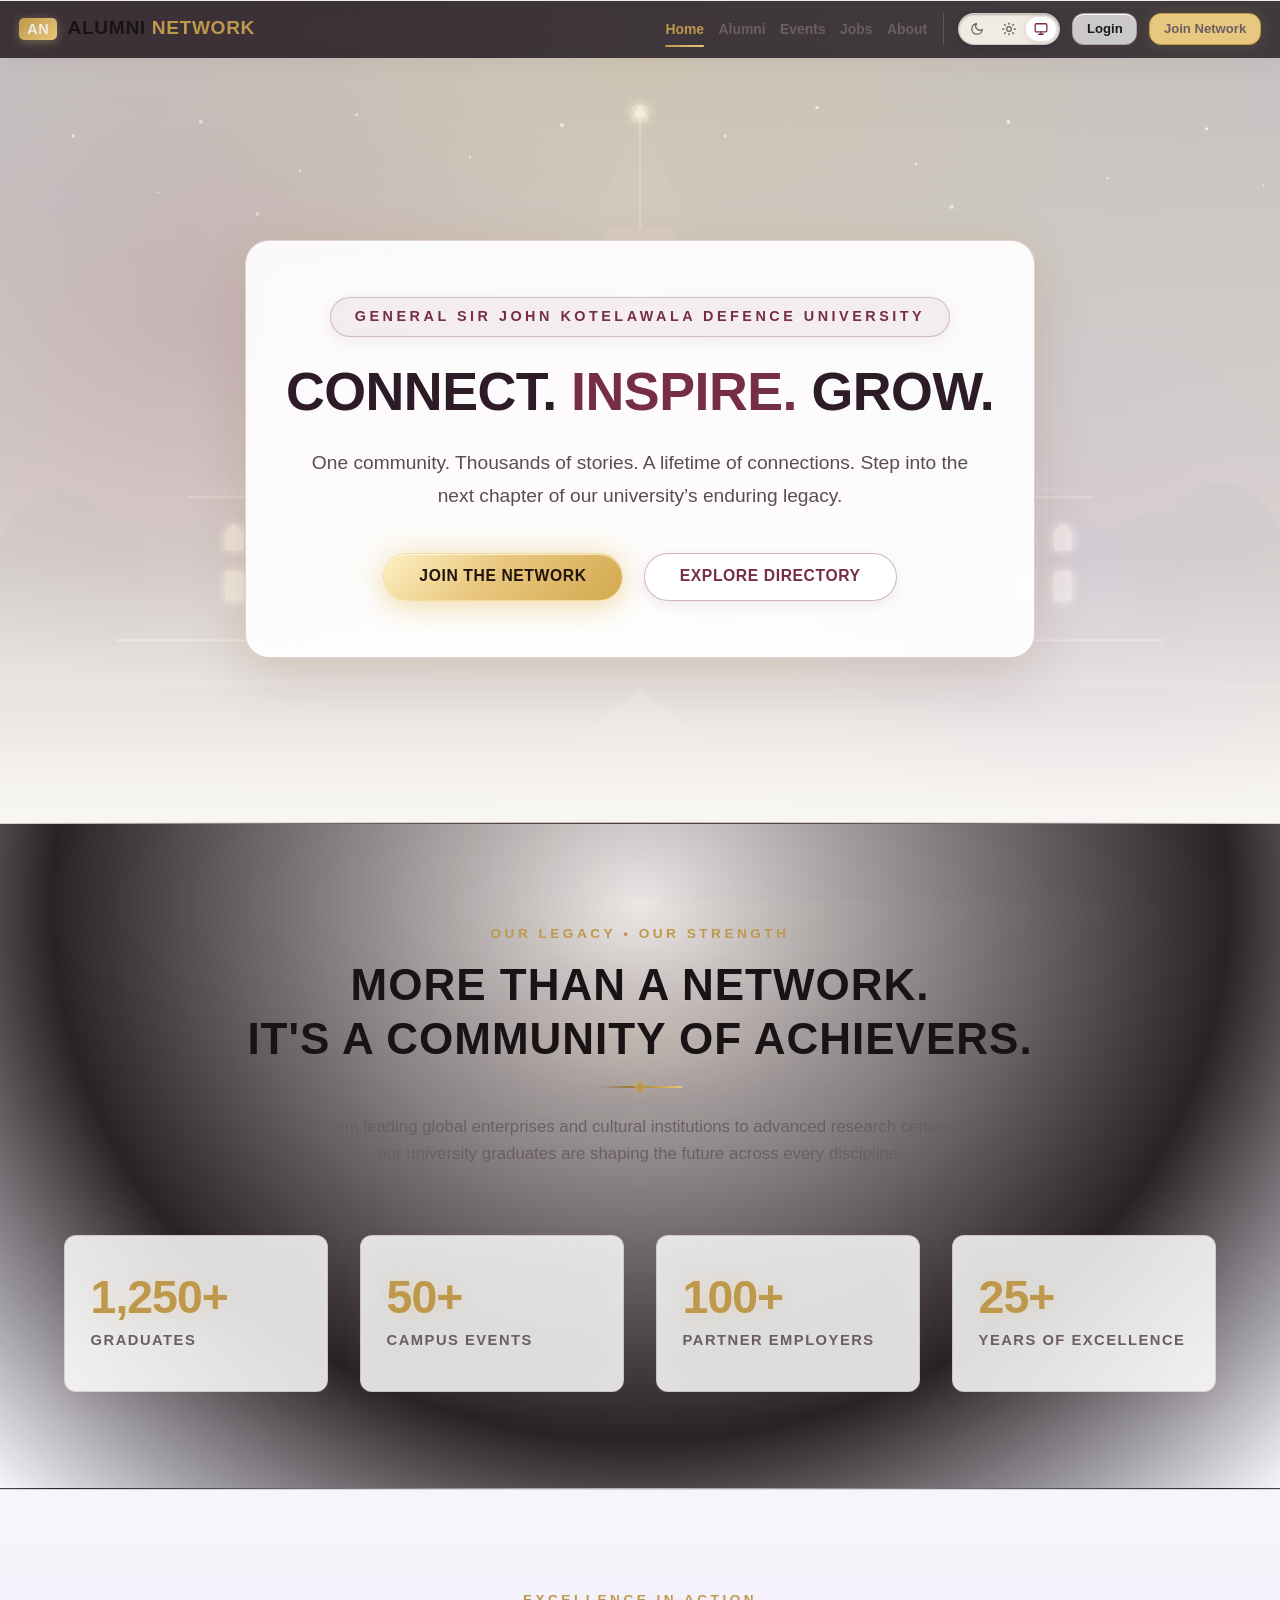
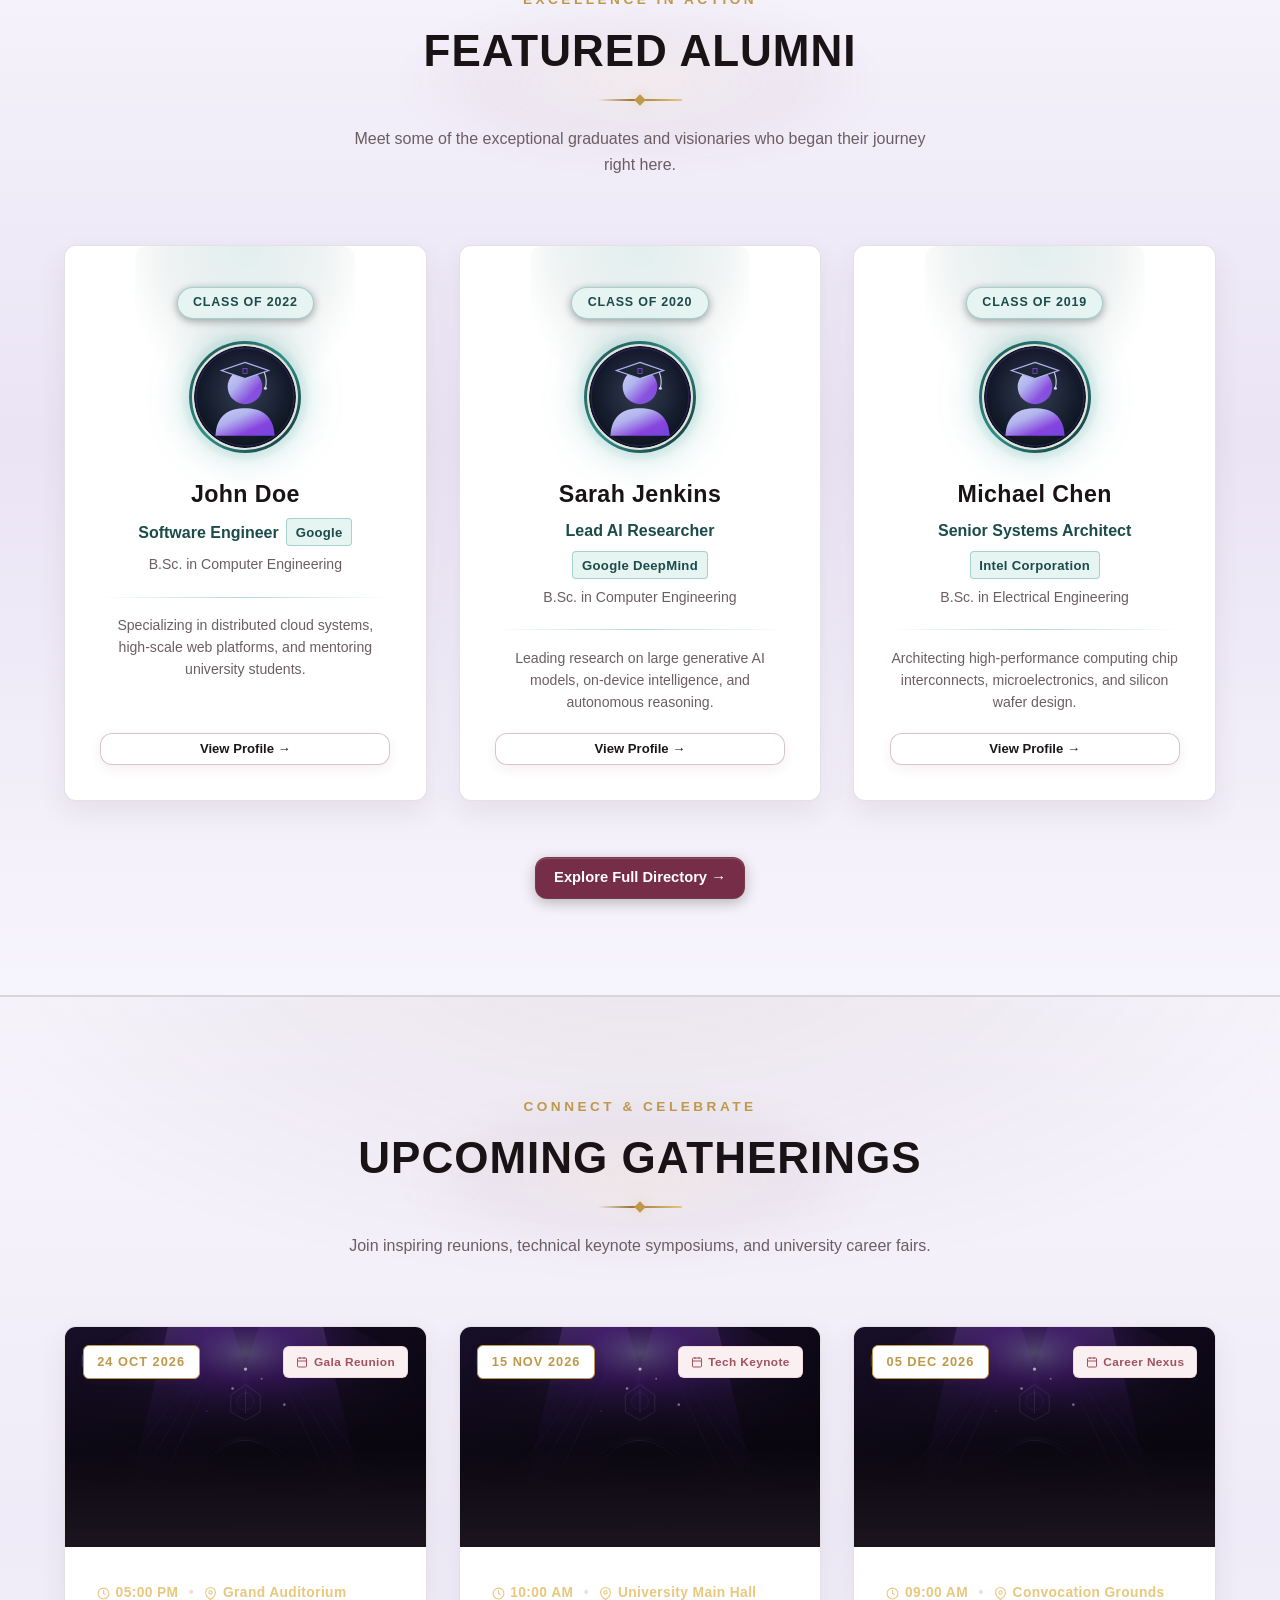
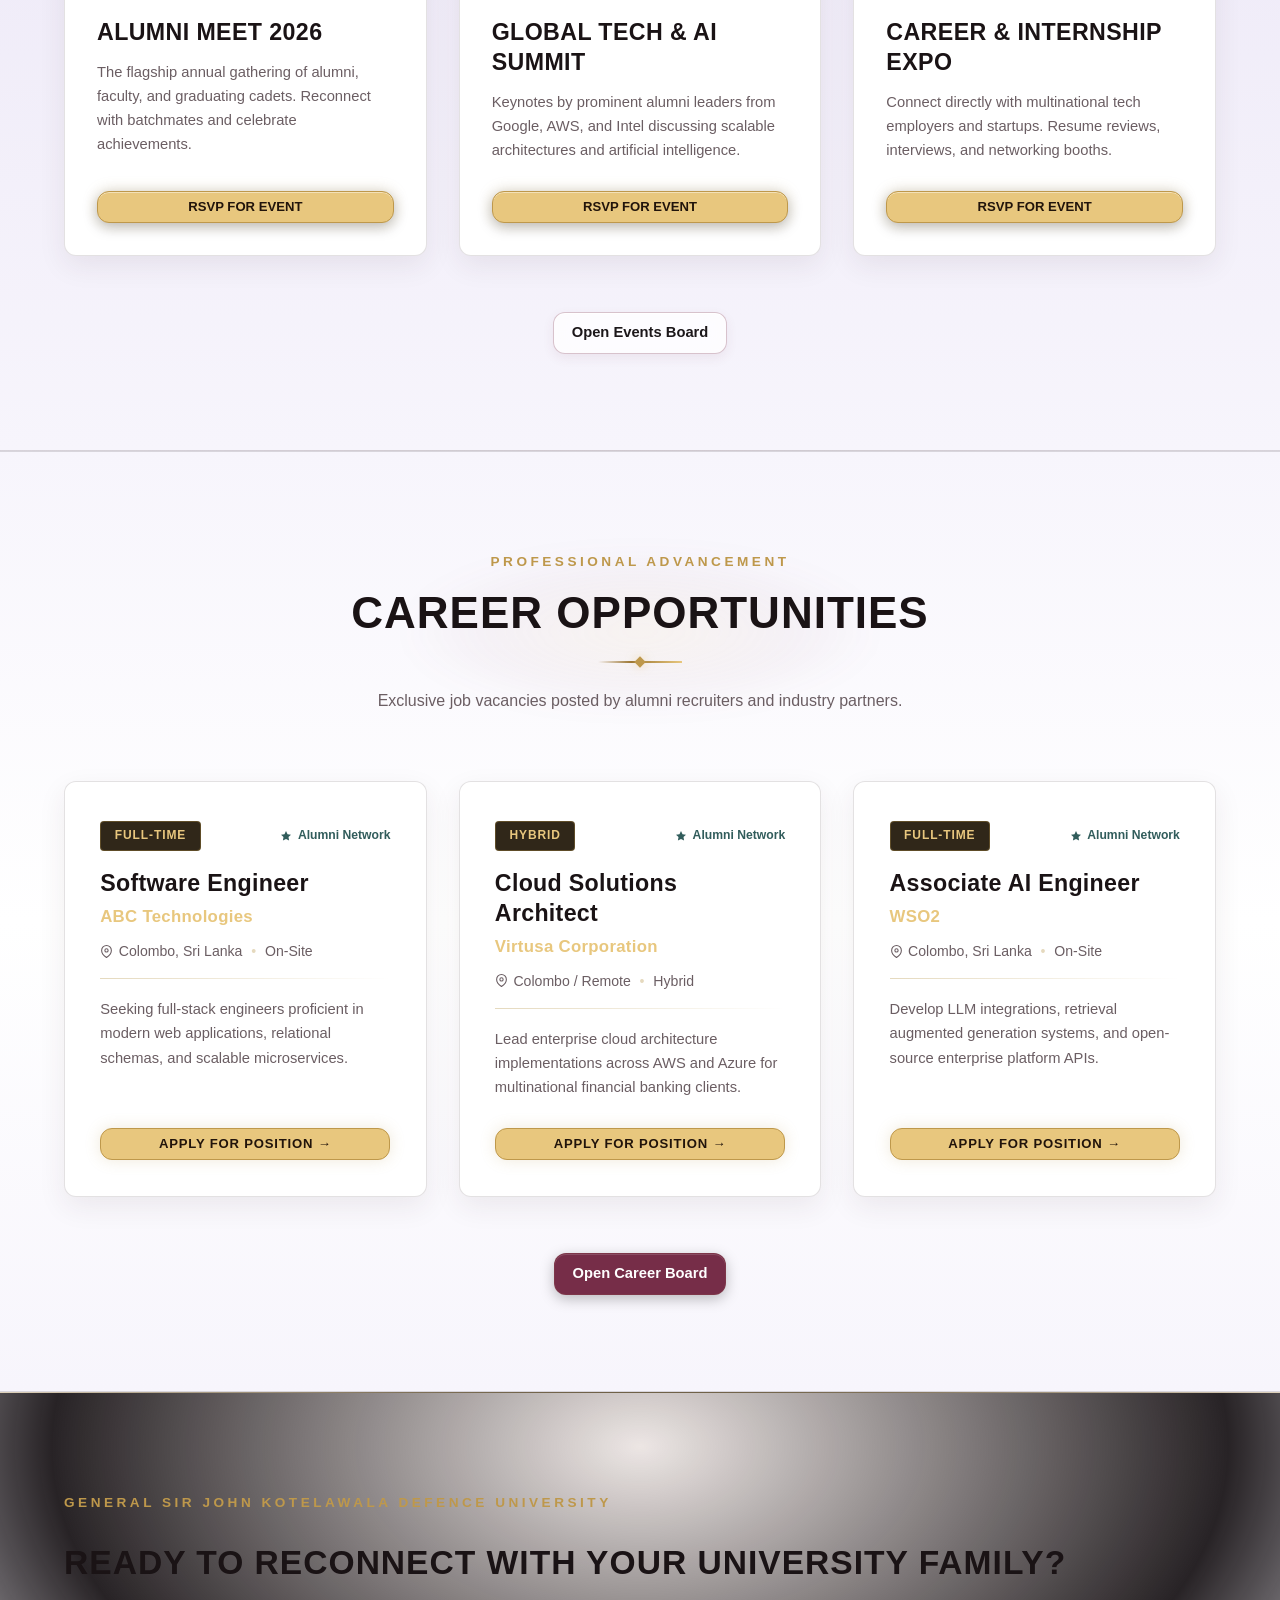
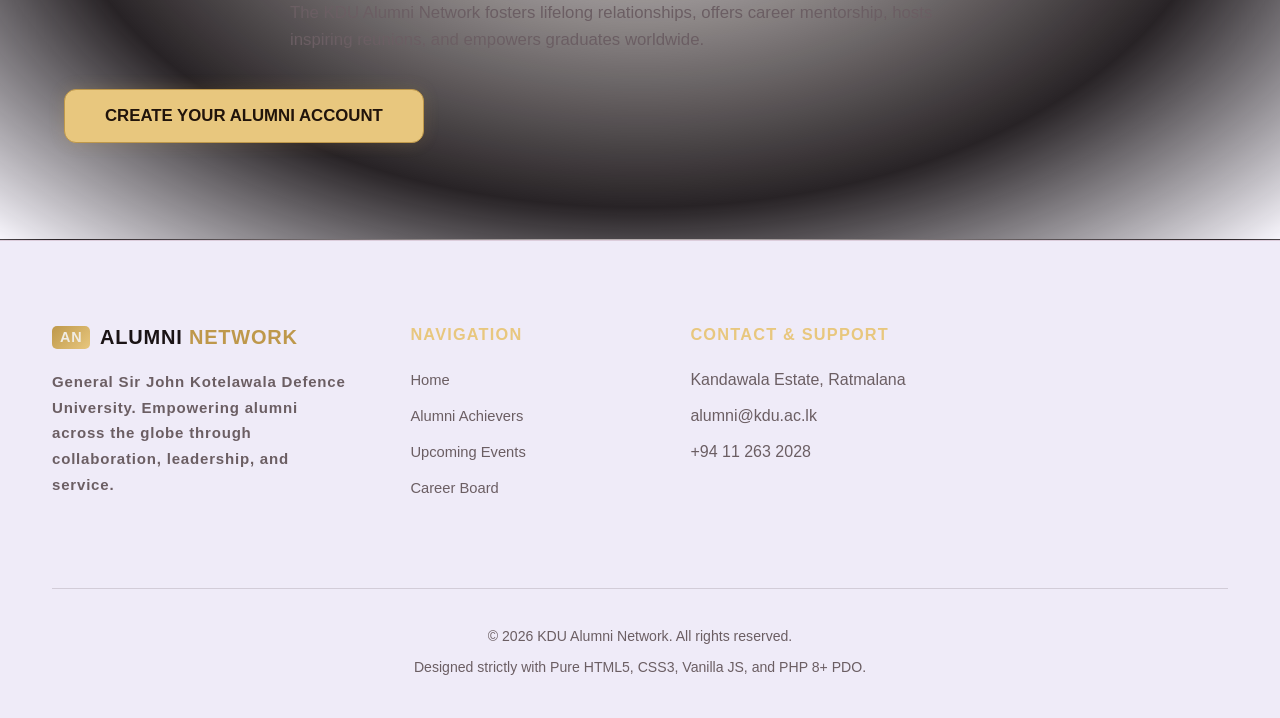
<file: index.html>
<!DOCTYPE html>
<html lang="en">
<head>
    <meta charset="UTF-8">
    <meta name="viewport" content="width=device-width, initial-scale=1.0">
    <title>Alumni Network - Connect. Inspire. Grow.</title>
    <!-- Zero FOUC Theme Initializer -->
    <script>
      (function(){try{var s=localStorage.getItem('alumni_theme_preference');var t=(s==='light'||(s!=='dark'&&window.matchMedia&&window.matchMedia('(prefers-color-scheme: light)').matches))?'light':'dark';document.documentElement.setAttribute('data-theme',t);if(s)document.documentElement.setAttribute('data-theme-preference',s);}catch(e){}})();
    </script>
    <!-- Favicon -->
    <link rel="icon" type="image/png" sizes="32x32" href="./assets/favicon-32x32.png">
    <link rel="icon" type="image/png" sizes="16x16" href="./assets/favicon-16x16.png">
    <link rel="shortcut icon" href="./favicon.ico">
    <link rel="apple-touch-icon" sizes="180x180" href="./assets/apple-touch-icon.png">
    <!-- Master Theme Stylesheets -->
    <link rel="stylesheet" href="./assets/css/theme.css?v=9.2">
    <link rel="stylesheet" href="./assets/css/style.css?v=9.2">
    <style>
        /* Standalone Showcase Modal Enhancements */
        .modal-overlay {
            display: none;
            position: fixed;
            inset: 0;
            background: rgba(8, 5, 16, 0.72);
            backdrop-filter: blur(12px);
            -webkit-backdrop-filter: blur(12px);
            z-index: 9999;
            align-items: center;
            justify-content: center;
        }
        .modal-card {
            background: var(--glass-bg-elevated);
            color: var(--text-color);
            width: 90%;
            max-width: 500px;
            border-radius: var(--border-radius);
            padding: 2.2rem;
            border: 1px solid var(--glass-border);
            border-top: 4px solid var(--accent-color);
            backdrop-filter: blur(20px);
            -webkit-backdrop-filter: blur(20px);
            box-shadow: 0 25px 60px rgba(0, 0, 0, 0.75), 0 0 40px rgba(124, 58, 237, 0.25), inset 0 1px 0 rgba(255, 255, 255, 0.12);
            animation: modalFadeIn 0.28s cubic-bezier(0.16, 1, 0.3, 1);
        }
        @keyframes modalFadeIn {
            from { opacity: 0; transform: translateY(-15px) scale(0.96); }
            to { opacity: 1; transform: translateY(0) scale(1); }
        }
    </style>
</head>
<body>

    <!-- ------------------------------------------------------------
         FEATURE ONE: CINEMATIC LOADING SCREEN
    ------------------------------------------------------------- -->
    <div id="cinematicLoader" class="cinematic-loader" aria-hidden="true">
        <div class="loader-content">
            <div class="loader-brand">
                <span class="loader-badge">AN</span>
                <span class="loader-title">ALUMNI <span class="loader-gold">NETWORK</span></span>
            </div>
            <div class="loader-progress-track">
                <div class="loader-progress-bar"></div>
            </div>
            <p class="loader-status">Connecting Alumni &bull; Preparing Your Experience</p>
        </div>
    </div>

    <!-- ------------------------------------------------------------
         GLOBAL NAVIGATION BAR
    ------------------------------------------------------------- -->
    <header class="navbar">
        <div class="navbar-container">
            <a href="./index.html" class="logo" title="Alumni Network">
                <span class="logo-badge">AN</span>
                <span>ALUMNI <span class="logo-gold">NETWORK</span></span>
            </a>

            <button class="nav-toggle" aria-label="Toggle navigation menu">&#9776;</button>

            <nav class="nav-menu">
                <ul class="nav-links">
                    <li><a href="./index.html" class="nav-link active">Home</a></li>
                    <li><a href="#alumni" class="nav-link">Alumni</a></li>
                    <li><a href="#events" class="nav-link">Events</a></li>
                    <li><a href="#jobs" class="nav-link">Jobs</a></li>
                    <li><a href="#about" class="nav-link">About</a></li>
                </ul>

                <div class="nav-actions nav-auth">
                    <div class="theme-switcher" role="radiogroup" aria-label="Select appearance theme">
                        <button type="button" class="theme-option" data-theme-value="dark" role="radio" aria-checked="false" title="Dark theme (always dark)">
                            <svg class="theme-icon" viewBox="0 0 24 24" width="14" height="14" fill="none" stroke="currentColor" stroke-width="2.2" stroke-linecap="round" stroke-linejoin="round" aria-hidden="true"><path d="M21 12.79A9 9 0 1 1 11.21 3 7 7 0 0 0 21 12.79z"></path></svg>
                            <span class="theme-label">Dark</span>
                        </button>
                        <button type="button" class="theme-option" data-theme-value="light" role="radio" aria-checked="false" title="Light theme (always light)">
                            <svg class="theme-icon" viewBox="0 0 24 24" width="14" height="14" fill="none" stroke="currentColor" stroke-width="2.2" stroke-linecap="round" stroke-linejoin="round" aria-hidden="true"><circle cx="12" cy="12" r="4"></circle><line x1="12" y1="2" x2="12" y2="4"></line><line x1="12" y1="20" x2="12" y2="22"></line><line x1="4.22" y1="4.22" x2="5.64" y2="5.64"></line><line x1="18.36" y1="18.36" x2="19.78" y2="19.78"></line><line x1="1" y1="12" x2="3" y2="12"></line><line x1="21" y1="12" x2="23" y2="12"></line><line x1="4.22" y1="19.78" x2="5.64" y2="18.36"></line><line x1="18.36" y1="5.64" x2="19.78" y2="4.22"></line></svg>
                            <span class="theme-label">Light</span>
                        </button>
                        <button type="button" class="theme-option" data-theme-value="system" role="radio" aria-checked="false" title="System theme (syncs with OS)">
                            <svg class="theme-icon" viewBox="0 0 24 24" width="14" height="14" fill="none" stroke="currentColor" stroke-width="2.2" stroke-linecap="round" stroke-linejoin="round" aria-hidden="true"><rect x="2" y="3" width="20" height="14" rx="2" ry="2"></rect><line x1="8" y1="21" x2="16" y2="21"></line><line x1="12" y1="17" x2="12" y2="21"></line></svg>
                            <span class="theme-label">Auto</span>
                        </button>
                    </div>
                    <a href="./login.html" class="btn btn-outline-light btn-sm">Login</a>
                    <a href="./register.html" class="btn btn-gold btn-sm gold-glow">Join Network</a>
                </div>
            </nav>
        </div>
    </header>

    <!-- ------------------------------------------------------------
         1. FEATURE TWO: DRAMATIC CINEMATIC HERO SECTION
    ------------------------------------------------------------- -->
    <section class="hero" id="home">
        <div class="hero-content">
            <span class="hero-subtitle-tag">General Sir John Kotelawala Defence University</span>
            <h1 class="hero-title">
                CONNECT. <span class="highlight-gold">INSPIRE.</span> GROW.
            </h1>
            <p class="hero-description">
                One community. Thousands of stories. A lifetime of connections.
                Step into the next chapter of our university’s enduring legacy.
            </p>
            <div class="hero-cta-group">
                <a href="./register.html" class="btn btn-gold gold-glow">JOIN THE NETWORK</a>
                <a href="#alumni" class="btn btn-outline-light">EXPLORE DIRECTORY</a>
            </div>
        </div>
    </section>

    <!-- ------------------------------------------------------------
         2. ALUMNI STORY & STATS SECTION (DARK MAROON)
    ------------------------------------------------------------- -->
    <section class="section section-dark reveal">
        <div class="container text-center">
            <div class="section-header">
                <span class="section-eyebrow">Our Legacy &bull; Our Strength</span>
                <h2 class="section-title">
                    MORE THAN A NETWORK.<br>
                    IT'S A COMMUNITY OF ACHIEVERS.
                </h2>
                <div class="gold-divider"></div>
                <p style="max-width: 650px; margin: 0 auto; font-size: 1.05rem;">
                    From leading global enterprises and cultural institutions to advanced research centers, our university graduates are shaping the future across every discipline.
                </p>
            </div>

            <div class="stats-grid">
                <div class="stat-item">
                    <div class="stat-number">1,250+</div>
                    <div class="stat-label">Graduates</div>
                </div>
                <div class="stat-item">
                    <div class="stat-number">50+</div>
                    <div class="stat-label">Campus Events</div>
                </div>
                <div class="stat-item">
                    <div class="stat-number">100+</div>
                    <div class="stat-label">Partner Employers</div>
                </div>
                <div class="stat-item">
                    <div class="stat-number">25+</div>
                    <div class="stat-label">Years of Excellence</div>
                </div>
            </div>
        </div>
    </section>

    <!-- ------------------------------------------------------------
         3. FEATURED ALUMNI ACHIEVERS (ELEVATED DARK SECTION)
    ------------------------------------------------------------- -->
    <section class="section section-light section-alumni reveal" id="alumni">
        <div class="container">
            <div class="section-header">
                <span class="section-eyebrow">Excellence in Action</span>
                <h2 class="section-title">Featured Alumni</h2>
                <div class="gold-divider"></div>
                <p style="color: var(--text-muted); max-width: 600px; margin: 0 auto;">
                    Meet some of the exceptional graduates and visionaries who began their journey right here.
                </p>
            </div>

            <div class="grid grid-3 reveal-stagger">
                <!-- Alumni 1 -->
                <div class="card alumni-card">
                    <div class="alumni-header-ribbon">
                        <span class="alumni-badge-grad">Class of 2022</span>
                    </div>
                    <div class="alumni-avatar-wrapper">
                        <img src="./assets/images/default-avatar.svg" alt="John Doe" class="alumni-avatar">
                    </div>
                    <h3 class="alumni-name">John Doe</h3>
                    <div class="alumni-credentials">
                        <div class="alumni-role-company">
                            <span class="alumni-role">Software Engineer</span>
                            <span class="alumni-company-tag">Google</span>
                        </div>
                        <div class="alumni-degree">B.Sc. in Computer Engineering</div>
                    </div>
                    <div class="alumni-divider"></div>
                    <p class="alumni-desc">
                        Specializing in distributed cloud systems, high-scale web platforms, and mentoring university students.
                    </p>
                    <button type="button" class="btn btn-outline-gold btn-sm btn-block alumni-cta" onclick="showAlumniProfile('John Doe', 'Software Engineer', 'Google', '2022', 'B.Sc. in Computer Engineering');">
                        View Profile &rarr;
                    </button>
                </div>

                <!-- Alumni 2 -->
                <div class="card alumni-card">
                    <div class="alumni-header-ribbon">
                        <span class="alumni-badge-grad">Class of 2020</span>
                    </div>
                    <div class="alumni-avatar-wrapper">
                        <img src="./assets/images/default-avatar.svg" alt="Sarah Jenkins" class="alumni-avatar">
                    </div>
                    <h3 class="alumni-name">Sarah Jenkins</h3>
                    <div class="alumni-credentials">
                        <div class="alumni-role-company">
                            <span class="alumni-role">Lead AI Researcher</span>
                            <span class="alumni-company-tag">Google DeepMind</span>
                        </div>
                        <div class="alumni-degree">B.Sc. in Computer Engineering</div>
                    </div>
                    <div class="alumni-divider"></div>
                    <p class="alumni-desc">
                        Leading research on large generative AI models, on-device intelligence, and autonomous reasoning.
                    </p>
                    <button type="button" class="btn btn-outline-gold btn-sm btn-block alumni-cta" onclick="showAlumniProfile('Sarah Jenkins', 'Lead AI Researcher', 'Google DeepMind', '2020', 'B.Sc. in Computer Engineering');">
                        View Profile &rarr;
                    </button>
                </div>

                <!-- Alumni 3 -->
                <div class="card alumni-card">
                    <div class="alumni-header-ribbon">
                        <span class="alumni-badge-grad">Class of 2019</span>
                    </div>
                    <div class="alumni-avatar-wrapper">
                        <img src="./assets/images/default-avatar.svg" alt="Michael Chen" class="alumni-avatar">
                    </div>
                    <h3 class="alumni-name">Michael Chen</h3>
                    <div class="alumni-credentials">
                        <div class="alumni-role-company">
                            <span class="alumni-role">Senior Systems Architect</span>
                            <span class="alumni-company-tag">Intel Corporation</span>
                        </div>
                        <div class="alumni-degree">B.Sc. in Electrical Engineering</div>
                    </div>
                    <div class="alumni-divider"></div>
                    <p class="alumni-desc">
                        Architecting high-performance computing chip interconnects, microelectronics, and silicon wafer design.
                    </p>
                    <button type="button" class="btn btn-outline-gold btn-sm btn-block alumni-cta" onclick="showAlumniProfile('Michael Chen', 'Senior Systems Architect', 'Intel Corporation', '2019', 'B.Sc. in Electrical Engineering');">
                        View Profile &rarr;
                    </button>
                </div>
            </div>

            <div style="text-align: center; margin-top: 3.5rem;">
                <button type="button" class="btn btn-primary" onclick="alert('Full dynamic directory search with multi-parameter filtering and server-side pagination is active in XAMPP (directory.php).');">
                    Explore Full Directory &rarr;
                </button>
            </div>
        </div>
    </section>

    <!-- ------------------------------------------------------------
         4. UPCOMING GATHERINGS & EVENTS (DARK SECTION)
    ------------------------------------------------------------- -->
    <section class="section section-dark section-events reveal" id="events">
        <div class="container">
            <div class="section-header">
                <span class="section-eyebrow">Connect &amp; Celebrate</span>
                <h2 class="section-title">Upcoming Gatherings</h2>
                <div class="gold-divider"></div>
                <p style="max-width: 600px; margin: 0 auto; color: var(--text-muted);">
                    Join inspiring reunions, technical keynote symposiums, and university career fairs.
                </p>
            </div>

            <div class="grid grid-3 reveal-stagger">
                <!-- Event 1 -->
                <div class="card card-dark event-card">
                    <div class="event-image-box">
                        <img src="./assets/images/event-placeholder.svg" alt="Alumni Meet 2026" class="event-image">
                        <div class="event-artwork-overlay"></div>
                        <div class="event-badge-row">
                            <span class="event-date-badge">24 OCT 2026</span>
                            <span class="event-category-badge">
                                <svg viewBox="0 0 24 24" width="12" height="12" fill="none" stroke="currentColor" stroke-width="2"><rect x="3" y="4" width="18" height="18" rx="2" ry="2"></rect><line x1="16" y1="2" x2="16" y2="6"></line><line x1="8" y1="2" x2="8" y2="6"></line><line x1="3" y1="10" x2="21" y2="10"></line></svg>
                                Gala Reunion
                            </span>
                        </div>
                    </div>
                    <div class="event-body">
                        <div class="event-meta">
                            <span>
                                <svg viewBox="0 0 24 24" width="13" height="13" fill="none" stroke="currentColor" stroke-width="2"><circle cx="12" cy="12" r="10"></circle><polyline points="12 6 12 12 16 14"></polyline></svg>
                                05:00 PM
                            </span>
                            <span class="event-meta-sep">&bull;</span>
                            <span>
                                <svg viewBox="0 0 24 24" width="13" height="13" fill="none" stroke="currentColor" stroke-width="2"><path d="M21 10c0 7-9 13-9 13s-9-6-9-13a9 9 0 0 1 18 0z"></path><circle cx="12" cy="10" r="3"></circle></svg>
                                Grand Auditorium
                            </span>
                        </div>
                        <h3 class="event-title">ALUMNI MEET 2026</h3>
                        <p class="event-desc">
                            The flagship annual gathering of alumni, faculty, and graduating cadets. Reconnect with batchmates and celebrate achievements.
                        </p>
                        <button type="button" class="btn btn-gold btn-block btn-sm" onclick="triggerRsvpDemo('ALUMNI MEET 2026', 'fb-1');">
                            RSVP FOR EVENT
                        </button>
                    </div>
                </div>

                <!-- Event 2 -->
                <div class="card card-dark event-card">
                    <div class="event-image-box">
                        <img src="./assets/images/event-placeholder.svg" alt="Global Tech & AI Summit" class="event-image">
                        <div class="event-artwork-overlay"></div>
                        <div class="event-badge-row">
                            <span class="event-date-badge">15 NOV 2026</span>
                            <span class="event-category-badge">
                                <svg viewBox="0 0 24 24" width="12" height="12" fill="none" stroke="currentColor" stroke-width="2"><rect x="3" y="4" width="18" height="18" rx="2" ry="2"></rect><line x1="16" y1="2" x2="16" y2="6"></line><line x1="8" y1="2" x2="8" y2="6"></line><line x1="3" y1="10" x2="21" y2="10"></line></svg>
                                Tech Keynote
                            </span>
                        </div>
                    </div>
                    <div class="event-body">
                        <div class="event-meta">
                            <span>
                                <svg viewBox="0 0 24 24" width="13" height="13" fill="none" stroke="currentColor" stroke-width="2"><circle cx="12" cy="12" r="10"></circle><polyline points="12 6 12 12 16 14"></polyline></svg>
                                10:00 AM
                            </span>
                            <span class="event-meta-sep">&bull;</span>
                            <span>
                                <svg viewBox="0 0 24 24" width="13" height="13" fill="none" stroke="currentColor" stroke-width="2"><path d="M21 10c0 7-9 13-9 13s-9-6-9-13a9 9 0 0 1 18 0z"></path><circle cx="12" cy="10" r="3"></circle></svg>
                                University Main Hall
                            </span>
                        </div>
                        <h3 class="event-title">GLOBAL TECH &amp; AI SUMMIT</h3>
                        <p class="event-desc">
                            Keynotes by prominent alumni leaders from Google, AWS, and Intel discussing scalable architectures and artificial intelligence.
                        </p>
                        <button type="button" class="btn btn-gold btn-block btn-sm" onclick="triggerRsvpDemo('GLOBAL TECH & AI SUMMIT', 'fb-2');">
                            RSVP FOR EVENT
                        </button>
                    </div>
                </div>

                <!-- Event 3 -->
                <div class="card card-dark event-card">
                    <div class="event-image-box">
                        <img src="./assets/images/event-placeholder.svg" alt="Career & Internship Expo" class="event-image">
                        <div class="event-artwork-overlay"></div>
                        <div class="event-badge-row">
                            <span class="event-date-badge">05 DEC 2026</span>
                            <span class="event-category-badge">
                                <svg viewBox="0 0 24 24" width="12" height="12" fill="none" stroke="currentColor" stroke-width="2"><rect x="3" y="4" width="18" height="18" rx="2" ry="2"></rect><line x1="16" y1="2" x2="16" y2="6"></line><line x1="8" y1="2" x2="8" y2="6"></line><line x1="3" y1="10" x2="21" y2="10"></line></svg>
                                Career Nexus
                            </span>
                        </div>
                    </div>
                    <div class="event-body">
                        <div class="event-meta">
                            <span>
                                <svg viewBox="0 0 24 24" width="13" height="13" fill="none" stroke="currentColor" stroke-width="2"><circle cx="12" cy="12" r="10"></circle><polyline points="12 6 12 12 16 14"></polyline></svg>
                                09:00 AM
                            </span>
                            <span class="event-meta-sep">&bull;</span>
                            <span>
                                <svg viewBox="0 0 24 24" width="13" height="13" fill="none" stroke="currentColor" stroke-width="2"><path d="M21 10c0 7-9 13-9 13s-9-6-9-13a9 9 0 0 1 18 0z"></path><circle cx="12" cy="10" r="3"></circle></svg>
                                Convocation Grounds
                            </span>
                        </div>
                        <h3 class="event-title">CAREER &amp; INTERNSHIP EXPO</h3>
                        <p class="event-desc">
                            Connect directly with multinational tech employers and startups. Resume reviews, interviews, and networking booths.
                        </p>
                        <button type="button" class="btn btn-gold btn-block btn-sm" onclick="triggerRsvpDemo('CAREER & INTERNSHIP EXPO', 'fb-3');">
                            RSVP FOR EVENT
                        </button>
                    </div>
                </div>
            </div>

            <div style="text-align: center; margin-top: 3.5rem;">
                <a href="./event.html" class="btn btn-outline-gold">Open Events Board</a>
            </div>
        </div>
    </section>

    <!-- ------------------------------------------------------------
         5. CAREER VACANCIES & OPPORTUNITIES (ELEVATED SECTION)
    ------------------------------------------------------------- -->
    <section class="section section-light section-jobs reveal" id="jobs">
        <div class="container">
            <div class="section-header">
                <span class="section-eyebrow">Professional Advancement</span>
                <h2 class="section-title">Career Opportunities</h2>
                <div class="gold-divider"></div>
                <p style="color: var(--text-muted); max-width: 600px; margin: 0 auto;">
                    Exclusive job vacancies posted by alumni recruiters and industry partners.
                </p>
            </div>

            <div class="grid grid-3 reveal-stagger">
                <!-- Job 1 -->
                <div class="card job-card">
                    <div class="job-card-header">
                        <span class="job-type-pill">Full-Time</span>
                        <span class="job-badge-verified">
                            <svg viewBox="0 0 24 24" width="12" height="12" fill="currentColor"><path d="M12 2l3.09 6.26L22 9.27l-5 4.87 1.18 6.88L12 17.77l-6.18 3.25L7 14.14 2 9.27l6.91-1.01L12 2z"></path></svg>
                            Alumni Network
                        </span>
                    </div>
                    <h3 class="job-title">Software Engineer</h3>
                    <div class="job-company-row">
                        <span class="job-company">ABC Technologies</span>
                    </div>
                    <div class="job-meta-strip">
                        <span>
                            <svg viewBox="0 0 24 24" width="13" height="13" fill="none" stroke="currentColor" stroke-width="2"><path d="M21 10c0 7-9 13-9 13s-9-6-9-13a9 9 0 0 1 18 0z"></path><circle cx="12" cy="10" r="3"></circle></svg>
                            Colombo, Sri Lanka
                        </span>
                        <span class="job-meta-sep">&bull;</span>
                        <span>On-Site</span>
                    </div>
                    <div class="job-divider"></div>
                    <p class="job-desc">
                        Seeking full-stack engineers proficient in modern web applications, relational schemas, and scalable microservices.
                    </p>
                    <button type="button" class="btn btn-primary btn-block btn-sm job-cta" onclick="triggerJobApplyDemo('Software Engineer', 'ABC Technologies', 1);">
                        Apply for Position &rarr;
                    </button>
                </div>

                <!-- Job 2 -->
                <div class="card job-card">
                    <div class="job-card-header">
                        <span class="job-type-pill">Hybrid</span>
                        <span class="job-badge-verified">
                            <svg viewBox="0 0 24 24" width="12" height="12" fill="currentColor"><path d="M12 2l3.09 6.26L22 9.27l-5 4.87 1.18 6.88L12 17.77l-6.18 3.25L7 14.14 2 9.27l6.91-1.01L12 2z"></path></svg>
                            Alumni Network
                        </span>
                    </div>
                    <h3 class="job-title">Cloud Solutions Architect</h3>
                    <div class="job-company-row">
                        <span class="job-company">Virtusa Corporation</span>
                    </div>
                    <div class="job-meta-strip">
                        <span>
                            <svg viewBox="0 0 24 24" width="13" height="13" fill="none" stroke="currentColor" stroke-width="2"><path d="M21 10c0 7-9 13-9 13s-9-6-9-13a9 9 0 0 1 18 0z"></path><circle cx="12" cy="10" r="3"></circle></svg>
                            Colombo / Remote
                        </span>
                        <span class="job-meta-sep">&bull;</span>
                        <span>Hybrid</span>
                    </div>
                    <div class="job-divider"></div>
                    <p class="job-desc">
                        Lead enterprise cloud architecture implementations across AWS and Azure for multinational financial banking clients.
                    </p>
                    <button type="button" class="btn btn-primary btn-block btn-sm job-cta" onclick="triggerJobApplyDemo('Cloud Solutions Architect', 'Virtusa Corporation', 2);">
                        Apply for Position &rarr;
                    </button>
                </div>

                <!-- Job 3 -->
                <div class="card job-card">
                    <div class="job-card-header">
                        <span class="job-type-pill">Full-Time</span>
                        <span class="job-badge-verified">
                            <svg viewBox="0 0 24 24" width="12" height="12" fill="currentColor"><path d="M12 2l3.09 6.26L22 9.27l-5 4.87 1.18 6.88L12 17.77l-6.18 3.25L7 14.14 2 9.27l6.91-1.01L12 2z"></path></svg>
                            Alumni Network
                        </span>
                    </div>
                    <h3 class="job-title">Associate AI Engineer</h3>
                    <div class="job-company-row">
                        <span class="job-company">WSO2</span>
                    </div>
                    <div class="job-meta-strip">
                        <span>
                            <svg viewBox="0 0 24 24" width="13" height="13" fill="none" stroke="currentColor" stroke-width="2"><path d="M21 10c0 7-9 13-9 13s-9-6-9-13a9 9 0 0 1 18 0z"></path><circle cx="12" cy="10" r="3"></circle></svg>
                            Colombo, Sri Lanka
                        </span>
                        <span class="job-meta-sep">&bull;</span>
                        <span>On-Site</span>
                    </div>
                    <div class="job-divider"></div>
                    <p class="job-desc">
                        Develop LLM integrations, retrieval augmented generation systems, and open-source enterprise platform APIs.
                    </p>
                    <button type="button" class="btn btn-primary btn-block btn-sm job-cta" onclick="triggerJobApplyDemo('Associate AI Engineer', 'WSO2', 3);">
                        Apply for Position &rarr;
                    </button>
                </div>
            </div>

            <div style="text-align: center; margin-top: 3.5rem;">
                <a href="./jobs.html" class="btn btn-primary">Open Career Board</a>
            </div>
        </div>
    </section>

    <!-- ------------------------------------------------------------
         6. ABOUT INSTITUTIONAL SECTION
    ------------------------------------------------------------- -->
    <section class="section section-dark reveal" id="about" style="border-top: 1px solid var(--border-gold);">
        <div class="container text-center">
            <span class="section-eyebrow">General Sir John Kotelawala Defence University</span>
            <h2 class="section-title" style="font-size: 2.1rem; margin: 1rem 0;">
                Ready to reconnect with your university family?
            </h2>
            <p style="font-size: 1.05rem; max-width: 700px; margin: 0 auto 2.2rem; color: var(--text-muted);">
                The KDU Alumni Network fosters lifelong relationships, offers career mentorship, hosts inspiring reunions, and empowers graduates worldwide.
            </p>
            <a href="./register.html" class="btn btn-gold gold-glow" style="padding: 1rem 2.5rem; font-size: 1.05rem; display: inline-flex; align-items: center; justify-content: center; text-decoration: none;">
                CREATE YOUR ALUMNI ACCOUNT
            </a>
        </div>
    </section>

    <!-- ------------------------------------------------------------
         7. GLOBAL CINEMATIC FOOTER (FIXED & RESPONSIVE GRID)
    ------------------------------------------------------------- -->
    <footer class="footer">
        <div class="container">
            <div class="footer-top">
                <div class="footer-brand">
                    <div>
                        <div class="footer-logo">
                            <span class="footer-logo-badge">AN</span>
                            <span>ALUMNI <span class="logo-gold">NETWORK</span></span>
                        </div>
                        <p class="footer-desc">
                            General Sir John Kotelawala Defence University. Empowering alumni across the globe through collaboration, leadership, and service.
                        </p>
                    </div>
                </div>

                <div class="footer-col">
                    <h4 class="footer-col-title">Navigation</h4>
                    <ul class="footer-links">
                        <li><a href="#home">Home</a></li>
                        <li><a href="#alumni">Alumni Achievers</a></li>
                        <li><a href="#events">Upcoming Events</a></li>
                        <li><a href="#jobs">Career Board</a></li>
                    </ul>
                </div>

                <div class="footer-col">
                    <h4 class="footer-col-title">Contact & Support</h4>
                    <ul class="footer-links">
                        <li><span>Kandawala Estate, Ratmalana</span></li>
                        <li><span>alumni@kdu.ac.lk</span></li>
                        <li><span>+94 11 263 2028</span></li>
                    </ul>
                </div>
            </div>

            <div class="footer-bottom">
                <div>&copy; 2026 KDU Alumni Network. All rights reserved.</div>
                <div>Designed strictly with Pure HTML5, CSS3, Vanilla JS, and PHP 8+ PDO.</div>
            </div>
        </div>
    </footer>

    <!-- ------------------------------------------------------------
         INTERACTIVE DEMO MODALS (CINEMATIC DARK THEME)
    ------------------------------------------------------------- -->
    <!-- Login Modal -->
    <div id="loginModal" class="modal-overlay" onclick="if(event.target===this) closeModals();">
        <div class="modal-card">
            <h3 style="color: var(--text-light); margin-bottom: 0.3rem; font-weight: 800;">Member Login</h3>
            <p style="color: var(--text-muted); font-size: 0.9rem; margin-bottom: 1.5rem;">Access your verified alumni portal</p>
            
            <form onsubmit="event.preventDefault(); simulateLogin();">
                <div class="form-group">
                    <label for="demoEmail">Email or Username</label>
                    <input type="text" id="demoEmail" class="form-control" placeholder="e.g. name@alumni.edu or username" required>
                </div>
                <div class="form-group">
                    <label for="demoPass">Password</label>
                    <input type="password" id="demoPass" class="form-control" placeholder="Enter your account password" required>
                </div>
                <div style="display: flex; gap: 0.8rem; justify-content: flex-end; margin-top: 1.5rem;">
                    <button type="button" class="btn btn-outline-light" onclick="closeModals();">Cancel</button>
                    <button type="submit" class="btn btn-gold">Sign In</button>
                </div>
            </form>
        </div>
    </div>

    <!-- Register Modal -->
    <div id="registerModal" class="modal-overlay" onclick="if(event.target===this) closeModals();">
        <div class="modal-card">
            <h3 style="color: var(--text-light); margin-bottom: 0.3rem; font-weight: 800;">Alumni Registration</h3>
            <p style="color: var(--text-muted); font-size: 0.9rem; margin-bottom: 1.5rem;">Create your profile in the KDU network</p>
            
            <form onsubmit="event.preventDefault(); simulateRegister();">
                <div class="grid grid-2" style="gap: 1rem;">
                    <div class="form-group">
                        <label>First Name</label>
                        <input type="text" class="form-control" placeholder="John" required>
                    </div>
                    <div class="form-group">
                        <label>Last Name</label>
                        <input type="text" class="form-control" placeholder="Doe" required>
                    </div>
                </div>
                <div class="form-group">
                    <label>University Email</label>
                    <input type="email" class="form-control" placeholder="your.name@alumni.edu" required>
                </div>
                <div class="grid grid-2" style="gap: 1rem;">
                    <div class="form-group">
                        <label>Graduation Year</label>
                        <input type="number" class="form-control" value="2023" min="1960" max="2030" required>
                    </div>
                    <div class="form-group">
                        <label>Degree Programme</label>
                        <input type="text" class="form-control" placeholder="B.Sc. in Software Eng" required>
                    </div>
                </div>
                <div style="display: flex; gap: 0.8rem; justify-content: flex-end; margin-top: 1.5rem;">
                    <button type="button" class="btn btn-outline-light" onclick="closeModals();">Cancel</button>
                    <button type="submit" class="btn btn-gold">Complete Registration</button>
                </div>
            </form>
        </div>
    </div>

    <!-- Vanilla Scripts -->
    <script src="./assets/js/main.js?v=9.2"></script>
    <script>
        function openLoginModal() {
            document.getElementById('loginModal').style.display = 'flex';
        }
        function openRegisterModal() {
            window.location.href = './register.html';
        }
        function closeModals() {
            document.getElementById('loginModal').style.display = 'none';
            document.getElementById('registerModal').style.display = 'none';
        }
        function simulateLogin() {
            alert("Authentication simulated! In the full XAMPP environment, this validates your BCRYPT password hash and establishes a hardened session.");
            closeModals();
        }
        function simulateRegister() {
            alert("Registration simulated! In the full XAMPP environment, this inserts records into both users and alumni_profiles via a database transaction.");
            closeModals();
        }
        let isUserLoggedIn = sessionStorage.getItem("alumni_logged_in") === "true";
        fetch("job.php?action=session")
            .then(function (res) { return res.text(); })
            .then(function (text) {
                const trimmed = text.trim();
                if (!trimmed.startsWith("<")) {
                    const data = JSON.parse(trimmed);
                    if (data && data.logged_in) isUserLoggedIn = true;
                }
            })
            .catch(function () {});

        function getIndexRedirectUrl(target) {
            const isStatic = window.location.protocol === "file:" || window.location.hostname.endsWith("github.io");
            if (isStatic) {
                return "login.html?redirect=" + encodeURIComponent(target) + "&msg=auth_required";
            }
            return "auth/login.php?redirect=" + encodeURIComponent("../" + target) + "&msg=auth_required";
        }

        function triggerRsvpDemo(eventName, eventId) {
            if (!isUserLoggedIn) {
                const target = eventId ? "event.html?rsvp=" + encodeURIComponent(eventId) : "event.html";
                window.location.href = getIndexRedirectUrl(target);
                return;
            }
            window.location.href = eventId ? "event.html?rsvp=" + encodeURIComponent(eventId) : "event.html";
        }

        function triggerJobApplyDemo(jobTitle, company, jobId) {
            if (!isUserLoggedIn) {
                const target = jobId ? "job-details.html?id=" + encodeURIComponent(jobId) + "#applySection" : "jobs.html";
                window.location.href = getIndexRedirectUrl(target);
                return;
            }
            window.location.href = jobId ? "job-details.html?id=" + encodeURIComponent(jobId) + "#applySection" : "jobs.html";
        }
        function showAlumniProfile(name, role, company, year, degree) {
            alert(name + "\n" + role + " at " + company + "\n" + degree + " (" + year + " Cohort)\n\nFull interactive profile view with avatar uploads is available in local XAMPP (profile.php).");
        }
    </script>
    <script src="./assets/js/theme.js"></script>
</body>
</html>
</file>
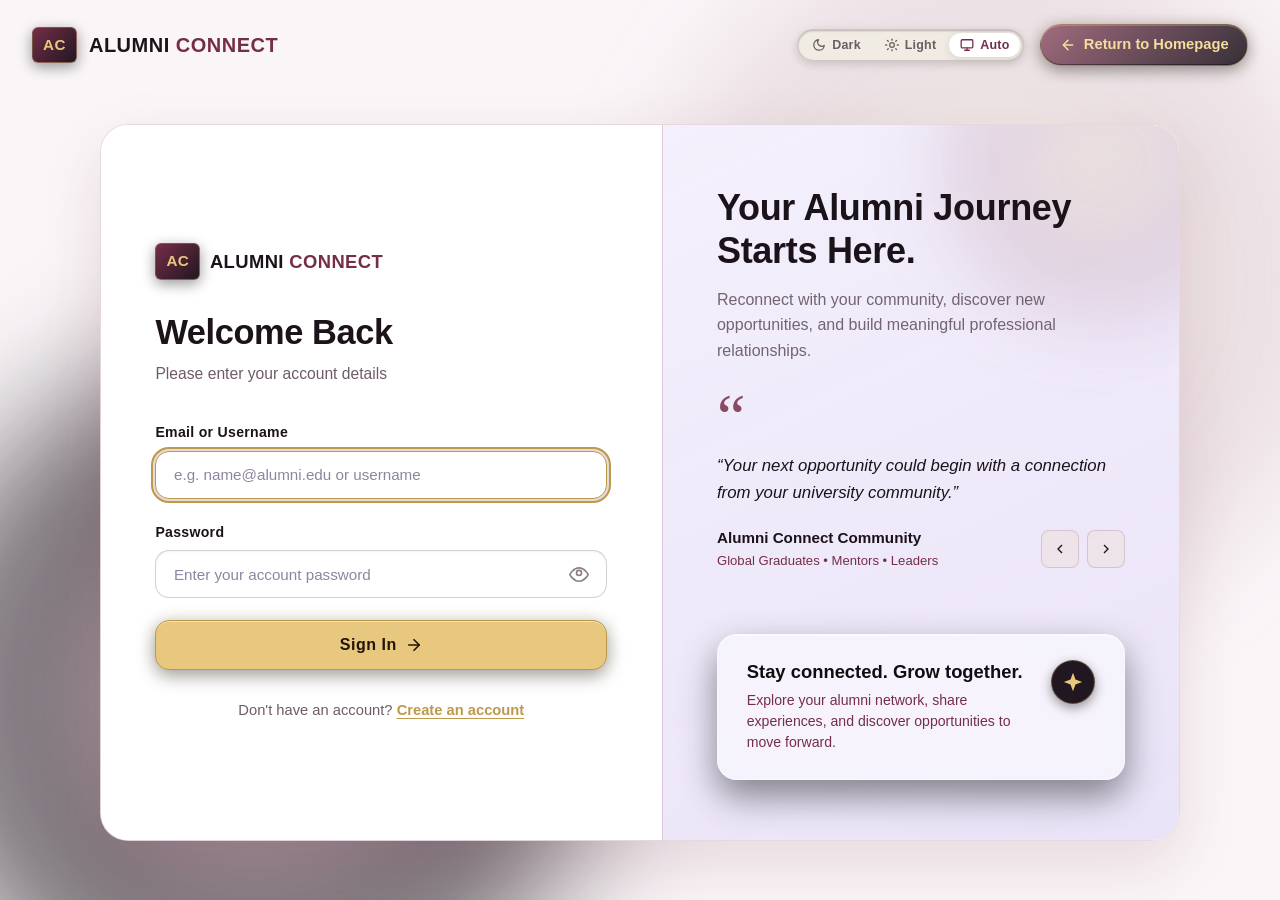
<file: login.html>
<!DOCTYPE html>
<html lang="en">
<head>
    <meta charset="UTF-8">
    <meta name="viewport" content="width=device-width, initial-scale=1.0">
    <title>Sign In &bull; Alumni Connect</title>
    <!-- Zero FOUC Theme Initializer -->
    <script>
      (function(){try{var s=localStorage.getItem('alumni_theme_preference');var t=(s==='light'||(s!=='dark'&&window.matchMedia&&window.matchMedia('(prefers-color-scheme: light)').matches))?'light':'dark';document.documentElement.setAttribute('data-theme',t);if(s)document.documentElement.setAttribute('data-theme-preference',s);}catch(e){}})();
    </script>
    <!-- Favicon -->
    <link rel="icon" type="image/png" sizes="32x32" href="./assets/favicon-32x32.png">
    <link rel="icon" type="image/png" sizes="16x16" href="./assets/favicon-16x16.png">
    <link rel="shortcut icon" href="./favicon.ico">
    <link rel="apple-touch-icon" sizes="180x180" href="./assets/apple-touch-icon.png">
    <!-- Master Theme Stylesheets -->
    <link rel="stylesheet" href="./assets/css/theme.css?v=9.2">
    <link rel="stylesheet" href="./assets/css/auth.css?v=9.2">
</head>
<body class="auth-body">

    <!-- Cinematic Loading Screen -->
    <div id="cinematicLoader" class="cinematic-loader loader-hidden" aria-hidden="true">
        <div class="loader-content">
            <div class="loader-brand">
                <span class="loader-badge">AN</span>
                <span class="loader-title">ALUMNI <span class="loader-gold">NETWORK</span></span>
            </div>
            <div class="loader-progress-track">
                <div class="loader-progress-bar"></div>
            </div>
            <p class="loader-status">Connecting Alumni &bull; Preparing Your Experience</p>
        </div>
    </div>

    <!-- Top Navigation -->
    <header class="auth-nav">
        <a href="./index.html" class="auth-nav-logo">
            <span class="auth-logo-badge">AC</span>
            <span>ALUMNI <span style="color: var(--auth-lavender-soft);">CONNECT</span></span>
        </a>
        <div style="display: flex; align-items: center; gap: 1rem;">
            <div class="theme-switcher" role="radiogroup" aria-label="Select appearance theme">
                <button type="button" class="theme-option" data-theme-value="dark" role="radio" aria-checked="false" title="Dark theme (always dark)">
                    <svg class="theme-icon" viewBox="0 0 24 24" width="14" height="14" fill="none" stroke="currentColor" stroke-width="2.2" stroke-linecap="round" stroke-linejoin="round" aria-hidden="true"><path d="M21 12.79A9 9 0 1 1 11.21 3 7 7 0 0 0 21 12.79z"></path></svg>
                    <span class="theme-label">Dark</span>
                </button>
                <button type="button" class="theme-option" data-theme-value="light" role="radio" aria-checked="false" title="Light theme (always light)">
                    <svg class="theme-icon" viewBox="0 0 24 24" width="14" height="14" fill="none" stroke="currentColor" stroke-width="2.2" stroke-linecap="round" stroke-linejoin="round" aria-hidden="true"><circle cx="12" cy="12" r="4"></circle><line x1="12" y1="2" x2="12" y2="4"></line><line x1="12" y1="20" x2="12" y2="22"></line><line x1="4.22" y1="4.22" x2="5.64" y2="5.64"></line><line x1="18.36" y1="18.36" x2="19.78" y2="19.78"></line><line x1="1" y1="12" x2="3" y2="12"></line><line x1="21" y1="12" x2="23" y2="12"></line><line x1="4.22" y1="19.78" x2="5.64" y2="18.36"></line><line x1="18.36" y1="5.64" x2="19.78" y2="4.22"></line></svg>
                    <span class="theme-label">Light</span>
                </button>
                <button type="button" class="theme-option" data-theme-value="system" role="radio" aria-checked="false" title="System theme (syncs with OS)">
                    <svg class="theme-icon" viewBox="0 0 24 24" width="14" height="14" fill="none" stroke="currentColor" stroke-width="2.2" stroke-linecap="round" stroke-linejoin="round" aria-hidden="true"><rect x="2" y="3" width="20" height="14" rx="2" ry="2"></rect><line x1="8" y1="21" x2="16" y2="21"></line><line x1="12" y1="17" x2="12" y2="21"></line></svg>
                    <span class="theme-label">Auto</span>
                </button>
            </div>
            <a href="./index.html" class="auth-nav-back">
                <svg width="16" height="16" viewBox="0 0 24 24" fill="none" stroke="currentColor" stroke-width="2.2" stroke-linecap="round" stroke-linejoin="round">
                    <line x1="19" y1="12" x2="5" y2="12"></line>
                    <polyline points="12 19 5 12 12 5"></polyline>
                </svg>
                Return to Homepage
            </a>
        </div>
    </header>

    <!-- Main Split-Screen Container -->
    <main class="auth-viewport">
        <div class="auth-card-split">
            
            <!-- Left Column: Login Form (~52%) -->
            <section class="auth-column-form" aria-labelledby="loginHeading">
                <div class="auth-form-brand">
                    <span class="auth-logo-badge">AC</span>
                    <span>ALUMNI <span class="highlight">CONNECT</span></span>
                </div>

                <div class="auth-form-header">
                    <h1 id="loginHeading" class="auth-form-title">Welcome Back</h1>
                    <p class="auth-form-subtitle">Please enter your account details</p>
                </div>

                <div id="authAlert" class="auth-alert auth-alert-error" style="display: none;" role="alert">
                    <svg width="20" height="20" viewBox="0 0 24 24" fill="none" stroke="currentColor" stroke-width="2.2" stroke-linecap="round" stroke-linejoin="round">
                        <circle cx="12" cy="12" r="10"></circle>
                        <line x1="12" y1="8" x2="12" y2="12"></line>
                        <line x1="12" y1="16" x2="12.01" y2="16"></line>
                    </svg>
                    <span id="alertMessage"></span>
                </div>

                <form id="loginForm" onsubmit="handleDemoLogin(event);">
                    <div class="auth-form-group">
                        <label for="identity" class="auth-label">Email or Username</label>
                        <div class="auth-input-wrapper">
                            <input type="text" 
                                   id="identity" 
                                   name="identity" 
                                   class="auth-input" 
                                   placeholder="e.g. name@alumni.edu or username" 
                                   autocomplete="username"
                                   required 
                                   autofocus>
                        </div>
                    </div>

                    <div class="auth-form-group">
                        <label for="password" class="auth-label">Password</label>
                        <div class="auth-input-wrapper">
                            <input type="password" 
                                   id="password" 
                                   name="password" 
                                   class="auth-input auth-input-password" 
                                   placeholder="Enter your account password" 
                                   autocomplete="current-password"
                                   required>
                            <button type="button" 
                                    class="auth-toggle-pwd" 
                                    id="togglePasswordBtn" 
                                    aria-label="Toggle password visibility" 
                                    title="Show/hide password">
                                <svg id="eyeIcon" viewBox="0 0 24 24" fill="none" stroke="currentColor" stroke-width="2" stroke-linecap="round" stroke-linejoin="round">
                                    <path d="M1 12s4-8 11-8 11 8 11 8-4 8-11 8-11-8-11-8z"></path>
                                    <circle cx="12" cy="10" r="3"></circle>
                                </svg>
                            </button>
                        </div>
                    </div>

                    <button type="submit" class="auth-btn-primary">
                        <span>Sign In</span>
                        <svg width="18" height="18" viewBox="0 0 24 24" fill="none" stroke="currentColor" stroke-width="2.2" stroke-linecap="round" stroke-linejoin="round">
                            <line x1="5" y1="12" x2="19" y2="12"></line>
                            <polyline points="12 5 19 12 12 19"></polyline>
                        </svg>
                    </button>
                </form>

                <div class="auth-switch-link">
                    Don't have an account? 
                    <a href="./register.html">Create an account</a>
                </div>
            </section>

            <!-- Right Column: Cinematic Promotional Panel (~48%) -->
            <aside class="auth-column-promo" aria-label="Alumni Network Introduction">
                <div class="auth-promo-top">
                    <h2 class="auth-promo-heading">Your Alumni Journey Starts Here.</h2>
                    <p class="auth-promo-desc">
                        Reconnect with your community, discover new opportunities, and build meaningful professional relationships.
                    </p>

                    <div class="auth-testimonial-box">
                        <div class="auth-quote-mark">&ldquo;</div>
                        <p class="auth-testimonial-quote">
                            &ldquo;Your next opportunity could begin with a connection from your university community.&rdquo;
                        </p>
                        <div class="auth-testimonial-meta">
                            <div>
                                <div class="auth-testimonial-author">Alumni Connect Community</div>
                                <div class="auth-testimonial-role">Global Graduates &bull; Mentors &bull; Leaders</div>
                            </div>
                            <div class="auth-promo-arrows" aria-hidden="true">
                                <div class="auth-promo-btn">
                                    <svg width="16" height="16" viewBox="0 0 24 24" fill="none" stroke="currentColor" stroke-width="2">
                                        <polyline points="15 18 9 12 15 6"></polyline>
                                    </svg>
                                </div>
                                <div class="auth-promo-btn">
                                    <svg width="16" height="16" viewBox="0 0 24 24" fill="none" stroke="currentColor" stroke-width="2">
                                        <polyline points="9 18 15 12 9 6"></polyline>
                                    </svg>
                                </div>
                            </div>
                        </div>
                    </div>
                </div>

                <!-- Lower Promotional Card with Decorative Badge -->
                <div class="auth-promo-card">
                    <div class="auth-promo-card-content">
                        <h3 class="auth-promo-card-title">Stay connected. Grow together.</h3>
                        <p class="auth-promo-card-text">
                            Explore your alumni network, share experiences, and discover opportunities to move forward.
                        </p>
                    </div>
                    <div class="auth-promo-badge" aria-hidden="true">
                        <svg viewBox="0 0 24 24" fill="currentColor">
                            <path d="M12 2L14.7 9.3L22 12L14.7 14.7L12 22L9.3 14.7L2 12L9.3 9.3L12 2Z"></path>
                        </svg>
                    </div>
                </div>
            </aside>

        </div>
    </main>

    <script>
        // Password Visibility Toggle (Pure Vanilla JS • Non-destructive)
        const toggleBtn = document.getElementById('togglePasswordBtn');
        const pwdInput = document.getElementById('password');
        const eyeIcon = document.getElementById('eyeIcon');

        if (toggleBtn && pwdInput) {
            toggleBtn.addEventListener('click', function(e) {
                e.preventDefault();
                const isPassword = pwdInput.getAttribute('type') === 'password';
                pwdInput.setAttribute('type', isPassword ? 'text' : 'password');
                
                if (isPassword) {
                    eyeIcon.innerHTML = `
                        <path d="M17.94 17.94A10.07 10.07 0 0 1 12 20c-7 0-11-8-11-8a18.45 18.45 0 0 1 5.06-5.94M9.9 4.24A9.12 9.12 0 0 1 12 4c7 0 11 8 11 8a18.5 18.5 0 0 1-2.16 3.19m-6.72-1.07a3 3 0 1 1-4.24-4.24"></path>
                        <line x1="1" y1="1" x2="23" y2="23"></line>
                    `;
                    toggleBtn.setAttribute('aria-label', 'Hide password');
                } else {
                    eyeIcon.innerHTML = `
                        <path d="M1 12s4-8 11-8 11 8 11 8-4 8-11 8-11-8-11-8z"></path>
                        <circle cx="12" cy="10" r="3"></circle>
                    `;
                    toggleBtn.setAttribute('aria-label', 'Show password');
                }
            });
        }

        // Display auth required banner if passed in URL
        (function checkUrlNotice() {
            const params = new URLSearchParams(window.location.search);
            const msg = params.get('msg') || params.get('message');
            if (msg) {
                const alertBox = document.getElementById('authAlert');
                const alertMsg = document.getElementById('alertMessage');
                if (alertBox && alertMsg) {
                    alertBox.className = 'auth-alert auth-alert-warning';
                    alertBox.style.cssText = 'display: flex; background: rgba(245, 158, 11, 0.15); border: 1px solid rgba(245, 158, 11, 0.35); color: #FBBF24;';
                    alertMsg.textContent = msg === 'auth_required' ? 'Please log in to continue.' : decodeURIComponent(msg);
                }
            }
        })();

        // Handle Demo Login for Static GitHub Pages
        function handleDemoLogin(e) {
            e.preventDefault();
            const identity = document.getElementById('identity').value.trim();
            const password = document.getElementById('password').value;
            const alertBox = document.getElementById('authAlert');
            const alertMsg = document.getElementById('alertMessage');

            if (!identity || !password) {
                alertBox.className = 'auth-alert auth-alert-error';
                alertBox.style.cssText = 'display: flex;';
                alertMsg.innerText = 'Please enter both your email address/username and password.';
                return;
            }

            // In live GitHub Pages static hosting:
            alertBox.className = 'auth-alert auth-alert-success';
            alertBox.style.cssText = 'display: flex;';
            alertMsg.innerText = 'Authentication successful! Redirecting...';
            sessionStorage.setItem('alumni_logged_in', 'true');

            const params = new URLSearchParams(window.location.search);
            let target = './index.html?login_success=1';
            const redirectParam = params.get('redirect');
            if (redirectParam && !redirectParam.includes('://') && !redirectParam.startsWith('//') && !redirectParam.startsWith('javascript:')) {
                target = redirectParam;
            }

            setTimeout(() => {
                window.location.href = target;
            }, 1000);
        }
    </script>
    <script src="./assets/js/theme.js"></script>
    <script src="./assets/js/main.js?v=9.2"></script>
</body>
</html>
</file>
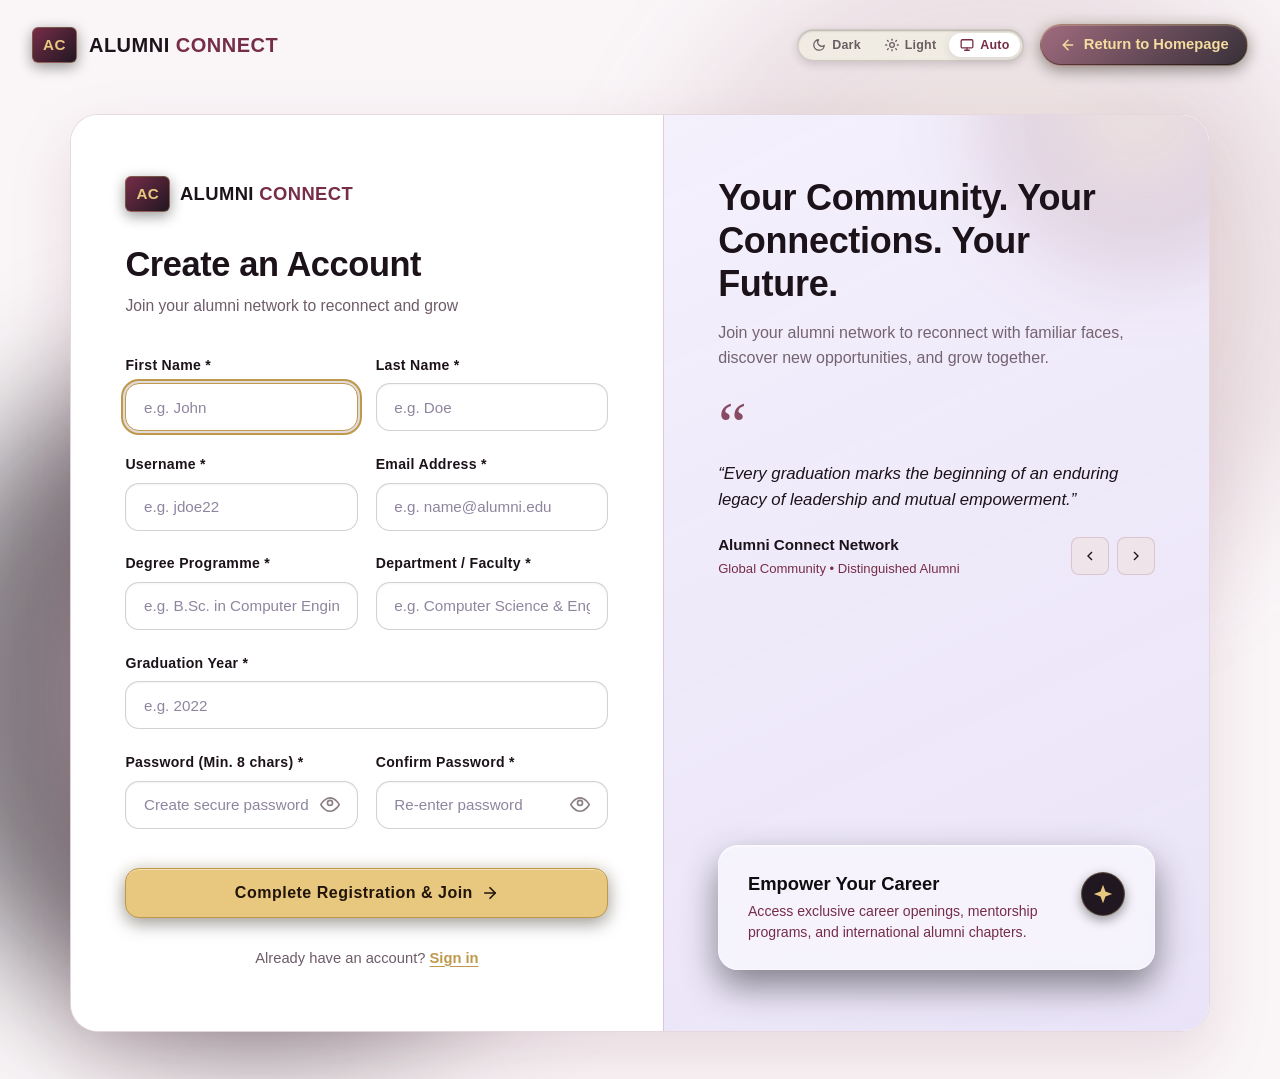
<file: register.html>
<!DOCTYPE html>
<html lang="en">
<head>
    <meta charset="UTF-8">
    <meta name="viewport" content="width=device-width, initial-scale=1.0">
    <title>Create Account &bull; Alumni Connect</title>
    <!-- Zero FOUC Theme Initializer -->
    <script>
      (function(){try{var s=localStorage.getItem('alumni_theme_preference');var t=(s==='light'||(s!=='dark'&&window.matchMedia&&window.matchMedia('(prefers-color-scheme: light)').matches))?'light':'dark';document.documentElement.setAttribute('data-theme',t);if(s)document.documentElement.setAttribute('data-theme-preference',s);}catch(e){}})();
    </script>
    <!-- Favicon -->
    <link rel="icon" type="image/png" sizes="32x32" href="./assets/favicon-32x32.png">
    <link rel="icon" type="image/png" sizes="16x16" href="./assets/favicon-16x16.png">
    <link rel="shortcut icon" href="./favicon.ico">
    <link rel="apple-touch-icon" sizes="180x180" href="./assets/apple-touch-icon.png">
    <!-- Master Theme Stylesheets -->
    <link rel="stylesheet" href="./assets/css/theme.css?v=9.2">
    <link rel="stylesheet" href="./assets/css/auth.css?v=9.2">
</head>
<body class="auth-body">

    <!-- Cinematic Loading Screen -->
    <div id="cinematicLoader" class="cinematic-loader loader-hidden" aria-hidden="true">
        <div class="loader-content">
            <div class="loader-brand">
                <span class="loader-badge">AN</span>
                <span class="loader-title">ALUMNI <span class="loader-gold">NETWORK</span></span>
            </div>
            <div class="loader-progress-track">
                <div class="loader-progress-bar"></div>
            </div>
            <p class="loader-status">Connecting Alumni &bull; Preparing Your Experience</p>
        </div>
    </div>

    <!-- Top Navigation -->
    <header class="auth-nav">
        <a href="./index.html" class="auth-nav-logo">
            <span class="auth-logo-badge">AC</span>
            <span>ALUMNI <span style="color: var(--auth-lavender-soft);">CONNECT</span></span>
        </a>
        <div style="display: flex; align-items: center; gap: 1rem;">
            <div class="theme-switcher" role="radiogroup" aria-label="Select appearance theme">
                <button type="button" class="theme-option" data-theme-value="dark" role="radio" aria-checked="false" title="Dark theme (always dark)">
                    <svg class="theme-icon" viewBox="0 0 24 24" width="14" height="14" fill="none" stroke="currentColor" stroke-width="2.2" stroke-linecap="round" stroke-linejoin="round" aria-hidden="true"><path d="M21 12.79A9 9 0 1 1 11.21 3 7 7 0 0 0 21 12.79z"></path></svg>
                    <span class="theme-label">Dark</span>
                </button>
                <button type="button" class="theme-option" data-theme-value="light" role="radio" aria-checked="false" title="Light theme (always light)">
                    <svg class="theme-icon" viewBox="0 0 24 24" width="14" height="14" fill="none" stroke="currentColor" stroke-width="2.2" stroke-linecap="round" stroke-linejoin="round" aria-hidden="true"><circle cx="12" cy="12" r="4"></circle><line x1="12" y1="2" x2="12" y2="4"></line><line x1="12" y1="20" x2="12" y2="22"></line><line x1="4.22" y1="4.22" x2="5.64" y2="5.64"></line><line x1="18.36" y1="18.36" x2="19.78" y2="19.78"></line><line x1="1" y1="12" x2="3" y2="12"></line><line x1="21" y1="12" x2="23" y2="12"></line><line x1="4.22" y1="19.78" x2="5.64" y2="18.36"></line><line x1="18.36" y1="5.64" x2="19.78" y2="4.22"></line></svg>
                    <span class="theme-label">Light</span>
                </button>
                <button type="button" class="theme-option" data-theme-value="system" role="radio" aria-checked="false" title="System theme (syncs with OS)">
                    <svg class="theme-icon" viewBox="0 0 24 24" width="14" height="14" fill="none" stroke="currentColor" stroke-width="2.2" stroke-linecap="round" stroke-linejoin="round" aria-hidden="true"><rect x="2" y="3" width="20" height="14" rx="2" ry="2"></rect><line x1="8" y1="21" x2="16" y2="21"></line><line x1="12" y1="17" x2="12" y2="21"></line></svg>
                    <span class="theme-label">Auto</span>
                </button>
            </div>
            <a href="./index.html" class="auth-nav-back">
                <svg width="16" height="16" viewBox="0 0 24 24" fill="none" stroke="currentColor" stroke-width="2.2" stroke-linecap="round" stroke-linejoin="round">
                    <line x1="19" y1="12" x2="5" y2="12"></line>
                    <polyline points="12 19 5 12 12 5"></polyline>
                </svg>
                Return to Homepage
            </a>
        </div>
    </header>

    <!-- Main Split-Screen Container -->
    <main class="auth-viewport">
        <div class="auth-card-split register-card">
            
            <!-- Left Column: Registration Form (~52%) -->
            <section class="auth-column-form" aria-labelledby="registerHeading">
                <div class="auth-form-brand">
                    <span class="auth-logo-badge">AC</span>
                    <span>ALUMNI <span class="highlight">CONNECT</span></span>
                </div>

                <div class="auth-form-header">
                    <h1 id="registerHeading" class="auth-form-title">Create an Account</h1>
                    <p class="auth-form-subtitle">Join your alumni network to reconnect and grow</p>
                </div>

                <div id="authAlert" class="auth-alert auth-alert-error" style="display: none;" role="alert">
                    <svg width="20" height="20" viewBox="0 0 24 24" fill="none" stroke="currentColor" stroke-width="2.2" stroke-linecap="round" stroke-linejoin="round">
                        <circle cx="12" cy="12" r="10"></circle>
                        <line x1="12" y1="8" x2="12" y2="12"></line>
                        <line x1="12" y1="16" x2="12.01" y2="16"></line>
                    </svg>
                    <span id="alertMessage"></span>
                </div>

                <form id="registerForm" onsubmit="handleDemoRegister(event);">
                    
                    <!-- Full Name (first_name, last_name) -->
                    <div class="auth-grid-2">
                        <div class="auth-form-group">
                            <label for="first_name" class="auth-label">First Name *</label>
                            <input type="text" 
                                   id="first_name" 
                                   name="first_name" 
                                   class="auth-input" 
                                   placeholder="e.g. John" 
                                   required 
                                   autofocus>
                        </div>
                        <div class="auth-form-group">
                            <label for="last_name" class="auth-label">Last Name *</label>
                            <input type="text" 
                                   id="last_name" 
                                   name="last_name" 
                                   class="auth-input" 
                                   placeholder="e.g. Doe" 
                                   required>
                        </div>
                    </div>

                    <!-- Username & Email -->
                    <div class="auth-grid-2">
                        <div class="auth-form-group">
                            <label for="username" class="auth-label">Username *</label>
                            <input type="text" 
                                   id="username" 
                                   name="username" 
                                   class="auth-input" 
                                   placeholder="e.g. jdoe22" 
                                   required>
                        </div>
                        <div class="auth-form-group">
                            <label for="email" class="auth-label">Email Address *</label>
                            <input type="email" 
                                   id="email" 
                                   name="email" 
                                   class="auth-input" 
                                   placeholder="e.g. name@alumni.edu" 
                                   required>
                        </div>
                    </div>

                    <!-- Degree Programme & Department / Faculty -->
                    <div class="auth-grid-2">
                        <div class="auth-form-group">
                            <label for="degree" class="auth-label">Degree Programme *</label>
                            <input type="text" 
                                   id="degree" 
                                   name="degree" 
                                   class="auth-input" 
                                   placeholder="e.g. B.Sc. in Computer Engineering" 
                                   required>
                        </div>
                        <div class="auth-form-group">
                            <label for="department" class="auth-label">Department / Faculty *</label>
                            <input type="text" 
                                   id="department" 
                                   name="department" 
                                   class="auth-input" 
                                   placeholder="e.g. Computer Science & Eng." 
                                   required>
                        </div>
                    </div>

                    <!-- Graduation Year -->
                    <div class="auth-form-group">
                        <label for="grad_year" class="auth-label">Graduation Year *</label>
                        <input type="number" 
                               id="grad_year" 
                               name="grad_year" 
                               class="auth-input" 
                               min="1960" 
                               max="2030" 
                               placeholder="e.g. 2022" 
                               required>
                    </div>

                    <!-- Password and Confirm Password -->
                    <div class="auth-grid-2">
                        <div class="auth-form-group">
                            <label for="reg_password" class="auth-label">Password (Min. 8 chars) *</label>
                            <div class="auth-input-wrapper">
                                <input type="password" 
                                       id="reg_password" 
                                       name="password" 
                                       class="auth-input auth-input-password" 
                                       placeholder="Create secure password" 
                                       autocomplete="new-password"
                                       required>
                                <button type="button" 
                                        class="auth-toggle-pwd" 
                                        id="toggleRegPwdBtn" 
                                        aria-label="Toggle password visibility">
                                    <svg id="eyeIconReg" viewBox="0 0 24 24" fill="none" stroke="currentColor" stroke-width="2" stroke-linecap="round" stroke-linejoin="round">
                                        <path d="M1 12s4-8 11-8 11 8 11 8-4 8-11 8-11-8-11-8z"></path>
                                        <circle cx="12" cy="10" r="3"></circle>
                                    </svg>
                                </button>
                            </div>
                        </div>
                        <div class="auth-form-group">
                            <label for="reg_confirm_password" class="auth-label">Confirm Password *</label>
                            <div class="auth-input-wrapper">
                                <input type="password" 
                                       id="reg_confirm_password" 
                                       name="confirm_password" 
                                       class="auth-input auth-input-password" 
                                       placeholder="Re-enter password" 
                                       autocomplete="new-password"
                                       required>
                                <button type="button" 
                                        class="auth-toggle-pwd" 
                                        id="toggleRegConfirmBtn" 
                                        aria-label="Toggle confirm password visibility">
                                    <svg id="eyeIconConfirm" viewBox="0 0 24 24" fill="none" stroke="currentColor" stroke-width="2" stroke-linecap="round" stroke-linejoin="round">
                                        <path d="M1 12s4-8 11-8 11 8 11 8-4 8-11 8-11-8-11-8z"></path>
                                        <circle cx="12" cy="10" r="3"></circle>
                                    </svg>
                                </button>
                            </div>
                        </div>
                    </div>

                    <button type="submit" class="auth-btn-primary">
                        <span>Complete Registration &amp; Join</span>
                        <svg width="18" height="18" viewBox="0 0 24 24" fill="none" stroke="currentColor" stroke-width="2.2" stroke-linecap="round" stroke-linejoin="round">
                            <line x1="5" y1="12" x2="19" y2="12"></line>
                            <polyline points="12 5 19 12 12 19"></polyline>
                        </svg>
                    </button>
                </form>

                <div class="auth-switch-link">
                    Already have an account? 
                    <a href="./login.html">Sign in</a>
                </div>
            </section>

            <!-- Right Column: Cinematic Promotional Panel (~48%) -->
            <aside class="auth-column-promo" aria-label="Alumni Network Community">
                <div class="auth-promo-top">
                    <h2 class="auth-promo-heading">Your Community. Your Connections. Your Future.</h2>
                    <p class="auth-promo-desc">
                        Join your alumni network to reconnect with familiar faces, discover new opportunities, and grow together.
                    </p>

                    <div class="auth-testimonial-box">
                        <div class="auth-quote-mark">&ldquo;</div>
                        <p class="auth-testimonial-quote">
                            &ldquo;Every graduation marks the beginning of an enduring legacy of leadership and mutual empowerment.&rdquo;
                        </p>
                        <div class="auth-testimonial-meta">
                            <div>
                                <div class="auth-testimonial-author">Alumni Connect Network</div>
                                <div class="auth-testimonial-role">Global Community &bull; Distinguished Alumni</div>
                            </div>
                            <div class="auth-promo-arrows" aria-hidden="true">
                                <div class="auth-promo-btn">
                                    <svg width="16" height="16" viewBox="0 0 24 24" fill="none" stroke="currentColor" stroke-width="2">
                                        <polyline points="15 18 9 12 15 6"></polyline>
                                    </svg>
                                </div>
                                <div class="auth-promo-btn">
                                    <svg width="16" height="16" viewBox="0 0 24 24" fill="none" stroke="currentColor" stroke-width="2">
                                        <polyline points="9 18 15 12 9 6"></polyline>
                                    </svg>
                                </div>
                            </div>
                        </div>
                    </div>
                </div>

                <!-- Lower Promotional Card with Decorative Badge -->
                <div class="auth-promo-card">
                    <div class="auth-promo-card-content">
                        <h3 class="auth-promo-card-title">Empower Your Career</h3>
                        <p class="auth-promo-card-text">
                            Access exclusive career openings, mentorship programs, and international alumni chapters.
                        </p>
                    </div>
                    <div class="auth-promo-badge" aria-hidden="true">
                        <svg viewBox="0 0 24 24" fill="currentColor">
                            <path d="M12 2L14.7 9.3L22 12L14.7 14.7L12 22L9.3 14.7L2 12L9.3 9.3L12 2Z"></path>
                        </svg>
                    </div>
                </div>
            </aside>

        </div>
    </main>

    <script>
        // Password Visibility Controls
        function setupPasswordToggle(btnId, inputId, iconId) {
            const btn = document.getElementById(btnId);
            const input = document.getElementById(inputId);
            const icon = document.getElementById(iconId);

            if (btn && input && icon) {
                btn.addEventListener('click', function(e) {
                    e.preventDefault();
                    const isPassword = input.getAttribute('type') === 'password';
                    input.setAttribute('type', isPassword ? 'text' : 'password');
                    
                    if (isPassword) {
                        icon.innerHTML = `
                            <path d="M17.94 17.94A10.07 10.07 0 0 1 12 20c-7 0-11-8-11-8a18.45 18.45 0 0 1 5.06-5.94M9.9 4.24A9.12 9.12 0 0 1 12 4c7 0 11 8 11 8a18.5 18.5 0 0 1-2.16 3.19m-6.72-1.07a3 3 0 1 1-4.24-4.24"></path>
                            <line x1="1" y1="1" x2="23" y2="23"></line>
                        `;
                    } else {
                        icon.innerHTML = `
                            <path d="M1 12s4-8 11-8 11 8 11 8-4 8-11 8-11-8-11-8z"></path>
                            <circle cx="12" cy="10" r="3"></circle>
                        `;
                    }
                });
            }
        }

        setupPasswordToggle('toggleRegPwdBtn', 'reg_password', 'eyeIconReg');
        setupPasswordToggle('toggleRegConfirmBtn', 'reg_confirm_password', 'eyeIconConfirm');

        // Handle Demo Registration for Static GitHub Pages
        function handleDemoRegister(e) {
            e.preventDefault();
            const first = document.getElementById('first_name').value.trim();
            const last = document.getElementById('last_name').value.trim();
            const pwd = document.getElementById('reg_password').value;
            const confirmPwd = document.getElementById('reg_confirm_password').value;
            const alertBox = document.getElementById('authAlert');
            const alertMsg = document.getElementById('alertMessage');

            if (pwd.length < 8) {
                alertBox.className = 'auth-alert auth-alert-error';
                alertMsg.innerText = 'Password must be at least 8 characters long.';
                alertBox.style.display = 'flex';
                return;
            }

            if (pwd !== confirmPwd) {
                alertBox.className = 'auth-alert auth-alert-error';
                alertMsg.innerText = 'Passwords do not match. Please re-enter.';
                alertBox.style.display = 'flex';
                return;
            }

            alertBox.className = 'auth-alert auth-alert-success';
            alertMsg.innerText = 'Registration profile created! Welcome to Alumni Connect. Redirecting...';
            alertBox.style.display = 'flex';

            setTimeout(() => {
                window.location.href = './index.html?registered=1';
            }, 1200);
        }
    </script>
    <script src="./assets/js/theme.js"></script>
    <script src="./assets/js/main.js?v=9.2"></script>
</body>
</html>
</file>
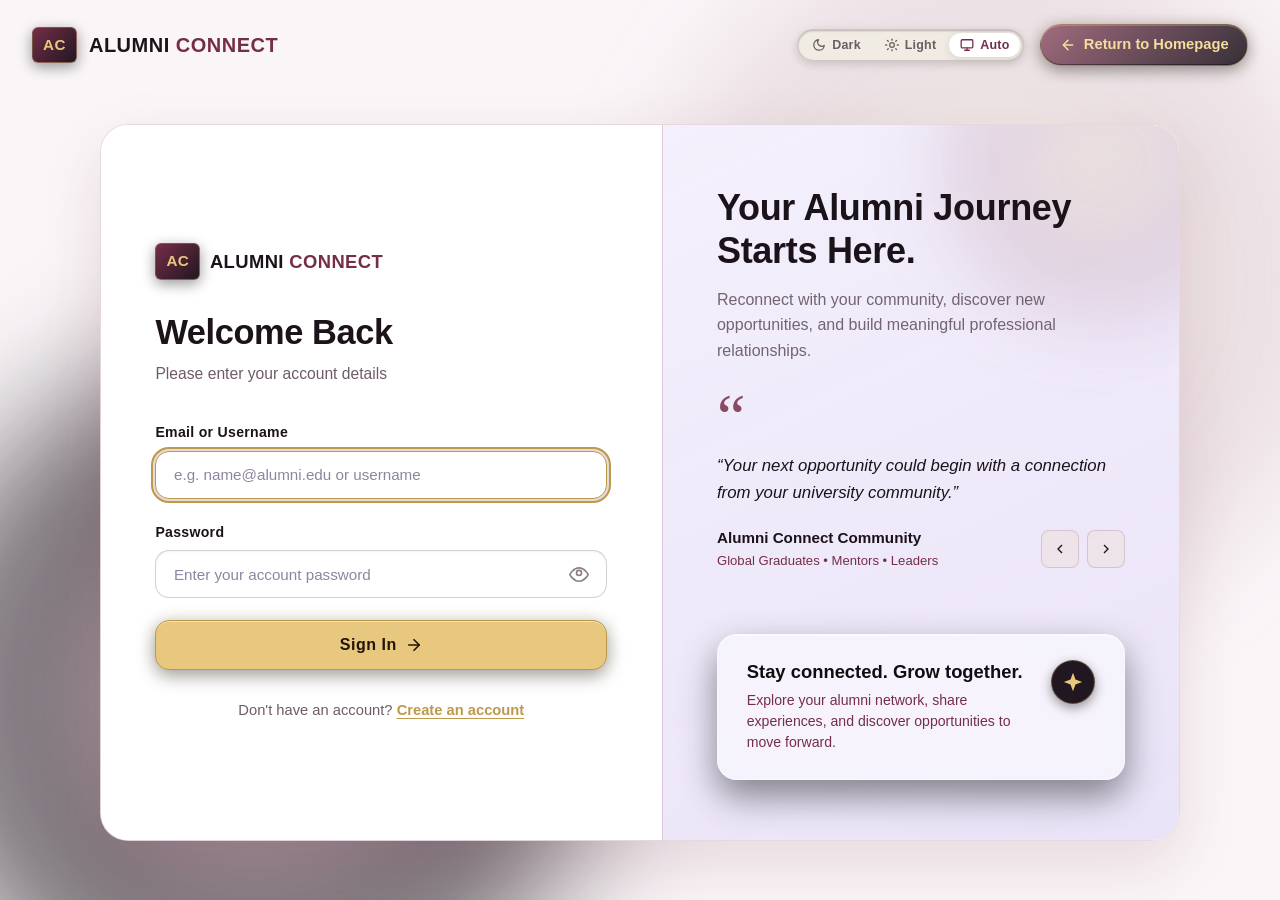
<file: auth/login.html>
<!DOCTYPE html>
<html lang="en">
<head>
    <meta charset="UTF-8">
    <meta name="viewport" content="width=device-width, initial-scale=1.0">
    <title>Sign In &bull; Alumni Connect</title>
    <!-- Zero FOUC Theme Initializer -->
    <script>
      (function(){try{var s=localStorage.getItem('alumni_theme_preference');var t=(s==='light'||(s!=='dark'&&window.matchMedia&&window.matchMedia('(prefers-color-scheme: light)').matches))?'light':'dark';document.documentElement.setAttribute('data-theme',t);if(s)document.documentElement.setAttribute('data-theme-preference',s);}catch(e){}})();
    </script>
    <!-- Favicon -->
    <link rel="icon" type="image/png" sizes="32x32" href="../assets/favicon-32x32.png">
    <link rel="icon" type="image/png" sizes="16x16" href="../assets/favicon-16x16.png">
    <link rel="shortcut icon" href="../favicon.ico">
    <link rel="apple-touch-icon" sizes="180x180" href="../assets/apple-touch-icon.png">
    <!-- Master Theme Stylesheets -->
    <link rel="stylesheet" href="../assets/css/theme.css?v=9.2">
    <link rel="stylesheet" href="../assets/css/auth.css?v=9.2">
</head>
<body class="auth-body">

    <!-- Cinematic Loading Screen -->
    <div id="cinematicLoader" class="cinematic-loader loader-hidden" aria-hidden="true">
        <div class="loader-content">
            <div class="loader-brand">
                <span class="loader-badge">AN</span>
                <span class="loader-title">ALUMNI <span class="loader-gold">NETWORK</span></span>
            </div>
            <div class="loader-progress-track">
                <div class="loader-progress-bar"></div>
            </div>
            <p class="loader-status">Connecting Alumni &bull; Preparing Your Experience</p>
        </div>
    </div>

    <!-- Top Navigation -->
    <header class="auth-nav">
        <a href="../index.html" class="auth-nav-logo">
            <span class="auth-logo-badge">AC</span>
            <span>ALUMNI <span style="color: var(--auth-lavender-soft);">CONNECT</span></span>
        </a>
        <div style="display: flex; align-items: center; gap: 1rem;">
            <div class="theme-switcher" role="radiogroup" aria-label="Select appearance theme">
                <button type="button" class="theme-option" data-theme-value="dark" role="radio" aria-checked="false" title="Dark theme (always dark)">
                    <svg class="theme-icon" viewBox="0 0 24 24" width="14" height="14" fill="none" stroke="currentColor" stroke-width="2.2" stroke-linecap="round" stroke-linejoin="round" aria-hidden="true"><path d="M21 12.79A9 9 0 1 1 11.21 3 7 7 0 0 0 21 12.79z"></path></svg>
                    <span class="theme-label">Dark</span>
                </button>
                <button type="button" class="theme-option" data-theme-value="light" role="radio" aria-checked="false" title="Light theme (always light)">
                    <svg class="theme-icon" viewBox="0 0 24 24" width="14" height="14" fill="none" stroke="currentColor" stroke-width="2.2" stroke-linecap="round" stroke-linejoin="round" aria-hidden="true"><circle cx="12" cy="12" r="4"></circle><line x1="12" y1="2" x2="12" y2="4"></line><line x1="12" y1="20" x2="12" y2="22"></line><line x1="4.22" y1="4.22" x2="5.64" y2="5.64"></line><line x1="18.36" y1="18.36" x2="19.78" y2="19.78"></line><line x1="1" y1="12" x2="3" y2="12"></line><line x1="21" y1="12" x2="23" y2="12"></line><line x1="4.22" y1="19.78" x2="5.64" y2="18.36"></line><line x1="18.36" y1="5.64" x2="19.78" y2="4.22"></line></svg>
                    <span class="theme-label">Light</span>
                </button>
                <button type="button" class="theme-option" data-theme-value="system" role="radio" aria-checked="false" title="System theme (syncs with OS)">
                    <svg class="theme-icon" viewBox="0 0 24 24" width="14" height="14" fill="none" stroke="currentColor" stroke-width="2.2" stroke-linecap="round" stroke-linejoin="round" aria-hidden="true"><rect x="2" y="3" width="20" height="14" rx="2" ry="2"></rect><line x1="8" y1="21" x2="16" y2="21"></line><line x1="12" y1="17" x2="12" y2="21"></line></svg>
                    <span class="theme-label">Auto</span>
                </button>
            </div>
            <a href="../index.html" class="auth-nav-back">
                <svg width="16" height="16" viewBox="0 0 24 24" fill="none" stroke="currentColor" stroke-width="2.2" stroke-linecap="round" stroke-linejoin="round">
                    <line x1="19" y1="12" x2="5" y2="12"></line>
                    <polyline points="12 19 5 12 12 5"></polyline>
                </svg>
                Return to Homepage
            </a>
        </div>
    </header>

    <!-- Main Split-Screen Container -->
    <main class="auth-viewport">
        <div class="auth-card-split">
            
            <!-- Left Column: Login Form (~52%) -->
            <section class="auth-column-form" aria-labelledby="loginHeading">
                <div class="auth-form-brand">
                    <span class="auth-logo-badge">AC</span>
                    <span>ALUMNI <span class="highlight">CONNECT</span></span>
                </div>

                <div class="auth-form-header">
                    <h1 id="loginHeading" class="auth-form-title">Welcome Back</h1>
                    <p class="auth-form-subtitle">Please enter your account details</p>
                </div>

                <div id="authAlert" class="auth-alert auth-alert-error" style="display: none;" role="alert">
                    <svg width="20" height="20" viewBox="0 0 24 24" fill="none" stroke="currentColor" stroke-width="2.2" stroke-linecap="round" stroke-linejoin="round">
                        <circle cx="12" cy="12" r="10"></circle>
                        <line x1="12" y1="8" x2="12" y2="12"></line>
                        <line x1="12" y1="16" x2="12.01" y2="16"></line>
                    </svg>
                    <span id="alertMessage"></span>
                </div>

                <form id="loginForm" onsubmit="handleDemoLogin(event);">
                    <div class="auth-form-group">
                        <label for="identity" class="auth-label">Email or Username</label>
                        <div class="auth-input-wrapper">
                            <input type="text" 
                                   id="identity" 
                                   name="identity" 
                                   class="auth-input" 
                                   placeholder="e.g. name@alumni.edu or username" 
                                   autocomplete="username"
                                   required 
                                   autofocus>
                        </div>
                    </div>

                    <div class="auth-form-group">
                        <label for="password" class="auth-label">Password</label>
                        <div class="auth-input-wrapper">
                            <input type="password" 
                                   id="password" 
                                   name="password" 
                                   class="auth-input auth-input-password" 
                                   placeholder="Enter your account password" 
                                   autocomplete="current-password"
                                   required>
                            <button type="button" 
                                    class="auth-toggle-pwd" 
                                    id="togglePasswordBtn" 
                                    aria-label="Toggle password visibility" 
                                    title="Show/hide password">
                                <svg id="eyeIcon" viewBox="0 0 24 24" fill="none" stroke="currentColor" stroke-width="2" stroke-linecap="round" stroke-linejoin="round">
                                    <path d="M1 12s4-8 11-8 11 8 11 8-4 8-11 8-11-8-11-8z"></path>
                                    <circle cx="12" cy="10" r="3"></circle>
                                </svg>
                            </button>
                        </div>
                    </div>

                    <button type="submit" class="auth-btn-primary">
                        <span>Sign In</span>
                        <svg width="18" height="18" viewBox="0 0 24 24" fill="none" stroke="currentColor" stroke-width="2.2" stroke-linecap="round" stroke-linejoin="round">
                            <line x1="5" y1="12" x2="19" y2="12"></line>
                            <polyline points="12 5 19 12 12 19"></polyline>
                        </svg>
                    </button>
                </form>

                <div class="auth-switch-link">
                    Don't have an account? 
                    <a href="./register.html">Create an account</a>
                </div>
            </section>

            <!-- Right Column: Cinematic Promotional Panel (~48%) -->
            <aside class="auth-column-promo" aria-label="Alumni Network Introduction">
                <div class="auth-promo-top">
                    <h2 class="auth-promo-heading">Your Alumni Journey Starts Here.</h2>
                    <p class="auth-promo-desc">
                        Reconnect with your community, discover new opportunities, and build meaningful professional relationships.
                    </p>

                    <div class="auth-testimonial-box">
                        <div class="auth-quote-mark">&ldquo;</div>
                        <p class="auth-testimonial-quote">
                            &ldquo;Your next opportunity could begin with a connection from your university community.&rdquo;
                        </p>
                        <div class="auth-testimonial-meta">
                            <div>
                                <div class="auth-testimonial-author">Alumni Connect Community</div>
                                <div class="auth-testimonial-role">Global Graduates &bull; Mentors &bull; Leaders</div>
                            </div>
                            <div class="auth-promo-arrows" aria-hidden="true">
                                <div class="auth-promo-btn">
                                    <svg width="16" height="16" viewBox="0 0 24 24" fill="none" stroke="currentColor" stroke-width="2">
                                        <polyline points="15 18 9 12 15 6"></polyline>
                                    </svg>
                                </div>
                                <div class="auth-promo-btn">
                                    <svg width="16" height="16" viewBox="0 0 24 24" fill="none" stroke="currentColor" stroke-width="2">
                                        <polyline points="9 18 15 12 9 6"></polyline>
                                    </svg>
                                </div>
                            </div>
                        </div>
                    </div>
                </div>

                <!-- Lower Promotional Card with Decorative Badge -->
                <div class="auth-promo-card">
                    <div class="auth-promo-card-content">
                        <h3 class="auth-promo-card-title">Stay connected. Grow together.</h3>
                        <p class="auth-promo-card-text">
                            Explore your alumni network, share experiences, and discover opportunities to move forward.
                        </p>
                    </div>
                    <div class="auth-promo-badge" aria-hidden="true">
                        <svg viewBox="0 0 24 24" fill="currentColor">
                            <path d="M12 2L14.7 9.3L22 12L14.7 14.7L12 22L9.3 14.7L2 12L9.3 9.3L12 2Z"></path>
                        </svg>
                    </div>
                </div>
            </aside>

        </div>
    </main>

    <script>
        // Password Visibility Toggle
        const toggleBtn = document.getElementById('togglePasswordBtn');
        const pwdInput = document.getElementById('password');
        const eyeIcon = document.getElementById('eyeIcon');

        if (toggleBtn && pwdInput) {
            toggleBtn.addEventListener('click', function(e) {
                e.preventDefault();
                const isPassword = pwdInput.getAttribute('type') === 'password';
                pwdInput.setAttribute('type', isPassword ? 'text' : 'password');
                
                if (isPassword) {
                    eyeIcon.innerHTML = `
                        <path d="M17.94 17.94A10.07 10.07 0 0 1 12 20c-7 0-11-8-11-8a18.45 18.45 0 0 1 5.06-5.94M9.9 4.24A9.12 9.12 0 0 1 12 4c7 0 11 8 11 8a18.5 18.5 0 0 1-2.16 3.19m-6.72-1.07a3 3 0 1 1-4.24-4.24"></path>
                        <line x1="1" y1="1" x2="23" y2="23"></line>
                    `;
                    toggleBtn.setAttribute('aria-label', 'Hide password');
                } else {
                    eyeIcon.innerHTML = `
                        <path d="M1 12s4-8 11-8 11 8 11 8-4 8-11 8-11-8-11-8z"></path>
                        <circle cx="12" cy="10" r="3"></circle>
                    `;
                    toggleBtn.setAttribute('aria-label', 'Show password');
                }
            });
        }

        // Display auth required banner if passed in URL
        (function checkUrlNotice() {
            const params = new URLSearchParams(window.location.search);
            const msg = params.get('msg') || params.get('message');
            if (msg) {
                const alertBox = document.getElementById('authAlert');
                const alertMsg = document.getElementById('alertMessage');
                if (alertBox && alertMsg) {
                    alertBox.className = 'auth-alert auth-alert-warning';
                    alertBox.style.cssText = 'display: flex; background: rgba(245, 158, 11, 0.15); border: 1px solid rgba(245, 158, 11, 0.35); color: #FBBF24;';
                    alertMsg.textContent = msg === 'auth_required' ? 'Please log in to continue.' : decodeURIComponent(msg);
                }
            }
        })();

        // Handle Demo Login for Static GitHub Pages
        function handleDemoLogin(e) {
            e.preventDefault();
            const identity = document.getElementById('identity').value.trim();
            const password = document.getElementById('password').value;
            const alertBox = document.getElementById('authAlert');
            const alertMsg = document.getElementById('alertMessage');

            if (!identity || !password) {
                alertBox.className = 'auth-alert auth-alert-error';
                alertBox.style.cssText = 'display: flex;';
                alertMsg.innerText = 'Please enter both your email address/username and password.';
                return;
            }

            alertBox.className = 'auth-alert auth-alert-success';
            alertBox.style.cssText = 'display: flex;';
            alertMsg.innerText = 'Authentication successful! Redirecting...';
            sessionStorage.setItem('alumni_logged_in', 'true');

            const params = new URLSearchParams(window.location.search);
            let target = '../index.html?login_success=1';
            const redirectParam = params.get('redirect');
            if (redirectParam && !redirectParam.includes('://') && !redirectParam.startsWith('//') && !redirectParam.startsWith('javascript:')) {
                target = redirectParam;
            }

            setTimeout(() => {
                window.location.href = target;
            }, 1000);
        }
    </script>
    <script src="../assets/js/theme.js"></script>
    <script src="../assets/js/main.js?v=9.2"></script>
</body>
</html>
</file>
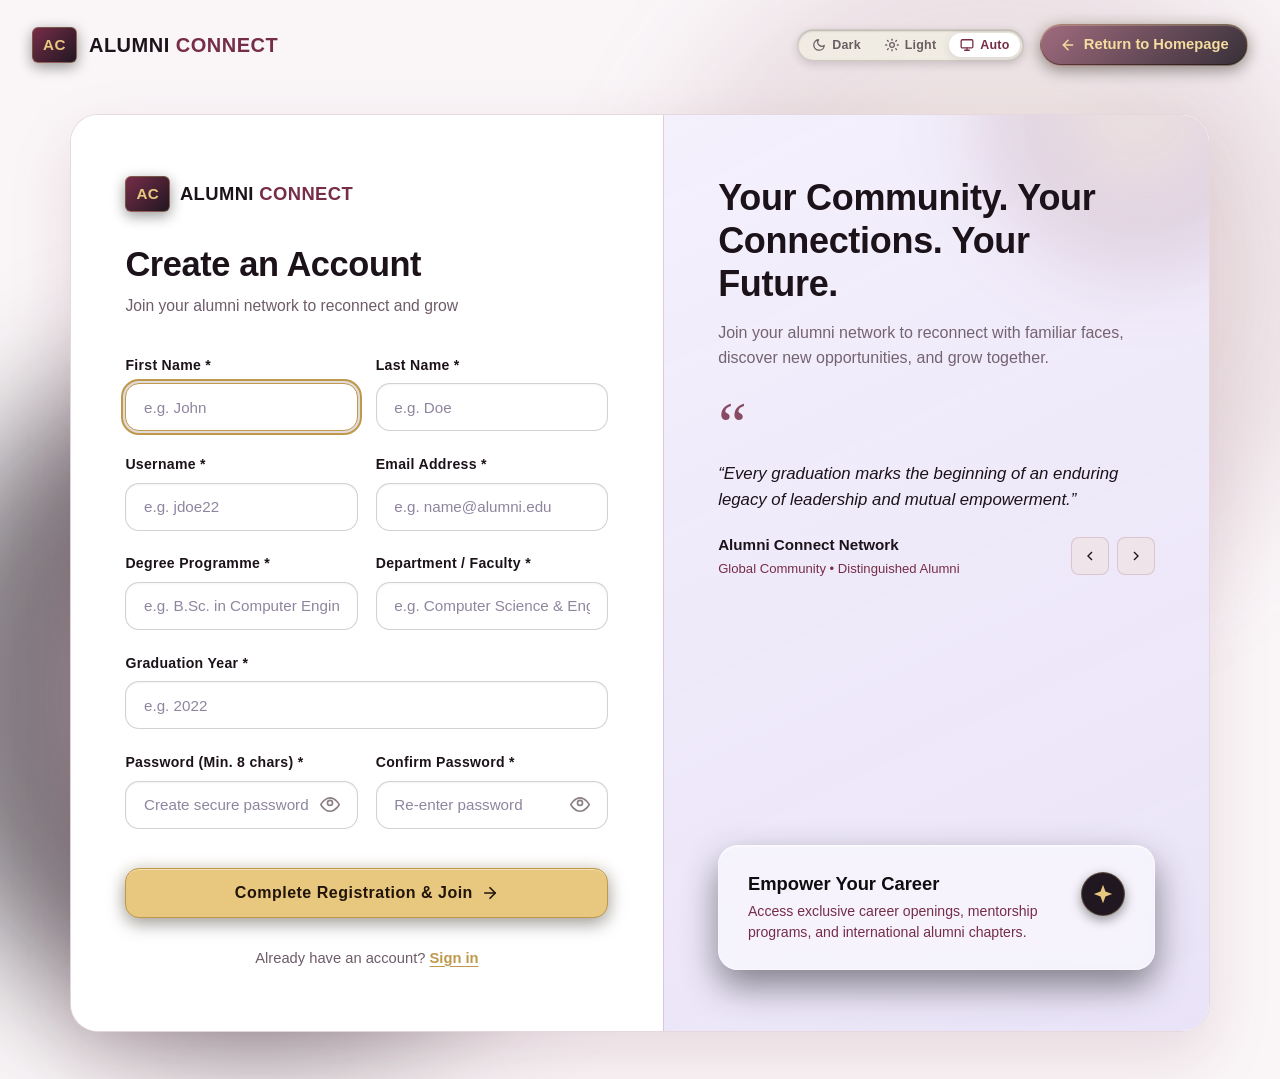
<file: auth/register.html>
<!DOCTYPE html>
<html lang="en">
<head>
    <meta charset="UTF-8">
    <meta name="viewport" content="width=device-width, initial-scale=1.0">
    <title>Create Account &bull; Alumni Connect</title>
    <!-- Zero FOUC Theme Initializer -->
    <script>
      (function(){try{var s=localStorage.getItem('alumni_theme_preference');var t=(s==='light'||(s!=='dark'&&window.matchMedia&&window.matchMedia('(prefers-color-scheme: light)').matches))?'light':'dark';document.documentElement.setAttribute('data-theme',t);if(s)document.documentElement.setAttribute('data-theme-preference',s);}catch(e){}})();
    </script>
    <!-- Favicon -->
    <link rel="icon" type="image/png" sizes="32x32" href="../assets/favicon-32x32.png">
    <link rel="icon" type="image/png" sizes="16x16" href="../assets/favicon-16x16.png">
    <link rel="shortcut icon" href="../favicon.ico">
    <link rel="apple-touch-icon" sizes="180x180" href="../assets/apple-touch-icon.png">
    <!-- Master Theme Stylesheets -->
    <link rel="stylesheet" href="../assets/css/theme.css?v=9.2">
    <link rel="stylesheet" href="../assets/css/auth.css?v=9.2">
</head>
<body class="auth-body">

    <!-- Cinematic Loading Screen -->
    <div id="cinematicLoader" class="cinematic-loader loader-hidden" aria-hidden="true">
        <div class="loader-content">
            <div class="loader-brand">
                <span class="loader-badge">AN</span>
                <span class="loader-title">ALUMNI <span class="loader-gold">NETWORK</span></span>
            </div>
            <div class="loader-progress-track">
                <div class="loader-progress-bar"></div>
            </div>
            <p class="loader-status">Connecting Alumni &bull; Preparing Your Experience</p>
        </div>
    </div>

    <!-- Top Navigation -->
    <header class="auth-nav">
        <a href="../index.html" class="auth-nav-logo">
            <span class="auth-logo-badge">AC</span>
            <span>ALUMNI <span style="color: var(--auth-lavender-soft);">CONNECT</span></span>
        </a>
        <div style="display: flex; align-items: center; gap: 1rem;">
            <div class="theme-switcher" role="radiogroup" aria-label="Select appearance theme">
                <button type="button" class="theme-option" data-theme-value="dark" role="radio" aria-checked="false" title="Dark theme (always dark)">
                    <svg class="theme-icon" viewBox="0 0 24 24" width="14" height="14" fill="none" stroke="currentColor" stroke-width="2.2" stroke-linecap="round" stroke-linejoin="round" aria-hidden="true"><path d="M21 12.79A9 9 0 1 1 11.21 3 7 7 0 0 0 21 12.79z"></path></svg>
                    <span class="theme-label">Dark</span>
                </button>
                <button type="button" class="theme-option" data-theme-value="light" role="radio" aria-checked="false" title="Light theme (always light)">
                    <svg class="theme-icon" viewBox="0 0 24 24" width="14" height="14" fill="none" stroke="currentColor" stroke-width="2.2" stroke-linecap="round" stroke-linejoin="round" aria-hidden="true"><circle cx="12" cy="12" r="4"></circle><line x1="12" y1="2" x2="12" y2="4"></line><line x1="12" y1="20" x2="12" y2="22"></line><line x1="4.22" y1="4.22" x2="5.64" y2="5.64"></line><line x1="18.36" y1="18.36" x2="19.78" y2="19.78"></line><line x1="1" y1="12" x2="3" y2="12"></line><line x1="21" y1="12" x2="23" y2="12"></line><line x1="4.22" y1="19.78" x2="5.64" y2="18.36"></line><line x1="18.36" y1="5.64" x2="19.78" y2="4.22"></line></svg>
                    <span class="theme-label">Light</span>
                </button>
                <button type="button" class="theme-option" data-theme-value="system" role="radio" aria-checked="false" title="System theme (syncs with OS)">
                    <svg class="theme-icon" viewBox="0 0 24 24" width="14" height="14" fill="none" stroke="currentColor" stroke-width="2.2" stroke-linecap="round" stroke-linejoin="round" aria-hidden="true"><rect x="2" y="3" width="20" height="14" rx="2" ry="2"></rect><line x1="8" y1="21" x2="16" y2="21"></line><line x1="12" y1="17" x2="12" y2="21"></line></svg>
                    <span class="theme-label">Auto</span>
                </button>
            </div>
            <a href="../index.html" class="auth-nav-back">
                <svg width="16" height="16" viewBox="0 0 24 24" fill="none" stroke="currentColor" stroke-width="2.2" stroke-linecap="round" stroke-linejoin="round">
                    <line x1="19" y1="12" x2="5" y2="12"></line>
                    <polyline points="12 19 5 12 12 5"></polyline>
                </svg>
                Return to Homepage
            </a>
        </div>
    </header>

    <!-- Main Split-Screen Container -->
    <main class="auth-viewport">
        <div class="auth-card-split register-card">
            
            <!-- Left Column: Registration Form (~52%) -->
            <section class="auth-column-form" aria-labelledby="registerHeading">
                <div class="auth-form-brand">
                    <span class="auth-logo-badge">AC</span>
                    <span>ALUMNI <span class="highlight">CONNECT</span></span>
                </div>

                <div class="auth-form-header">
                    <h1 id="registerHeading" class="auth-form-title">Create an Account</h1>
                    <p class="auth-form-subtitle">Join your alumni network to reconnect and grow</p>
                </div>

                <div id="authAlert" class="auth-alert auth-alert-error" style="display: none;" role="alert">
                    <svg width="20" height="20" viewBox="0 0 24 24" fill="none" stroke="currentColor" stroke-width="2.2" stroke-linecap="round" stroke-linejoin="round">
                        <circle cx="12" cy="12" r="10"></circle>
                        <line x1="12" y1="8" x2="12" y2="12"></line>
                        <line x1="12" y1="16" x2="12.01" y2="16"></line>
                    </svg>
                    <span id="alertMessage"></span>
                </div>

                <form id="registerForm" onsubmit="handleDemoRegister(event);">
                    
                    <!-- Full Name (first_name, last_name) -->
                    <div class="auth-grid-2">
                        <div class="auth-form-group">
                            <label for="first_name" class="auth-label">First Name *</label>
                            <input type="text" 
                                   id="first_name" 
                                   name="first_name" 
                                   class="auth-input" 
                                   placeholder="e.g. John" 
                                   required 
                                   autofocus>
                        </div>
                        <div class="auth-form-group">
                            <label for="last_name" class="auth-label">Last Name *</label>
                            <input type="text" 
                                   id="last_name" 
                                   name="last_name" 
                                   class="auth-input" 
                                   placeholder="e.g. Doe" 
                                   required>
                        </div>
                    </div>

                    <!-- Username & Email -->
                    <div class="auth-grid-2">
                        <div class="auth-form-group">
                            <label for="username" class="auth-label">Username *</label>
                            <input type="text" 
                                   id="username" 
                                   name="username" 
                                   class="auth-input" 
                                   placeholder="e.g. jdoe22" 
                                   required>
                        </div>
                        <div class="auth-form-group">
                            <label for="email" class="auth-label">Email Address *</label>
                            <input type="email" 
                                   id="email" 
                                   name="email" 
                                   class="auth-input" 
                                   placeholder="e.g. name@alumni.edu" 
                                   required>
                        </div>
                    </div>

                    <!-- Degree Programme & Department / Faculty -->
                    <div class="auth-grid-2">
                        <div class="auth-form-group">
                            <label for="degree" class="auth-label">Degree Programme *</label>
                            <input type="text" 
                                   id="degree" 
                                   name="degree" 
                                   class="auth-input" 
                                   placeholder="e.g. B.Sc. in Computer Engineering" 
                                   required>
                        </div>
                        <div class="auth-form-group">
                            <label for="department" class="auth-label">Department / Faculty *</label>
                            <input type="text" 
                                   id="department" 
                                   name="department" 
                                   class="auth-input" 
                                   placeholder="e.g. Computer Science & Eng." 
                                   required>
                        </div>
                    </div>

                    <!-- Graduation Year -->
                    <div class="auth-form-group">
                        <label for="grad_year" class="auth-label">Graduation Year *</label>
                        <input type="number" 
                               id="grad_year" 
                               name="grad_year" 
                               class="auth-input" 
                               min="1960" 
                               max="2030" 
                               placeholder="e.g. 2022" 
                               required>
                    </div>

                    <!-- Password and Confirm Password -->
                    <div class="auth-grid-2">
                        <div class="auth-form-group">
                            <label for="reg_password" class="auth-label">Password (Min. 8 chars) *</label>
                            <div class="auth-input-wrapper">
                                <input type="password" 
                                       id="reg_password" 
                                       name="password" 
                                       class="auth-input auth-input-password" 
                                       placeholder="Create secure password" 
                                       autocomplete="new-password"
                                       required>
                                <button type="button" 
                                        class="auth-toggle-pwd" 
                                        id="toggleRegPwdBtn" 
                                        aria-label="Toggle password visibility">
                                    <svg id="eyeIconReg" viewBox="0 0 24 24" fill="none" stroke="currentColor" stroke-width="2" stroke-linecap="round" stroke-linejoin="round">
                                        <path d="M1 12s4-8 11-8 11 8 11 8-4 8-11 8-11-8-11-8z"></path>
                                        <circle cx="12" cy="10" r="3"></circle>
                                    </svg>
                                </button>
                            </div>
                        </div>
                        <div class="auth-form-group">
                            <label for="reg_confirm_password" class="auth-label">Confirm Password *</label>
                            <div class="auth-input-wrapper">
                                <input type="password" 
                                       id="reg_confirm_password" 
                                       name="confirm_password" 
                                       class="auth-input auth-input-password" 
                                       placeholder="Re-enter password" 
                                       autocomplete="new-password"
                                       required>
                                <button type="button" 
                                        class="auth-toggle-pwd" 
                                        id="toggleRegConfirmBtn" 
                                        aria-label="Toggle confirm password visibility">
                                    <svg id="eyeIconConfirm" viewBox="0 0 24 24" fill="none" stroke="currentColor" stroke-width="2" stroke-linecap="round" stroke-linejoin="round">
                                        <path d="M1 12s4-8 11-8 11 8 11 8-4 8-11 8-11-8-11-8z"></path>
                                        <circle cx="12" cy="10" r="3"></circle>
                                    </svg>
                                </button>
                            </div>
                        </div>
                    </div>

                    <button type="submit" class="auth-btn-primary">
                        <span>Complete Registration &amp; Join</span>
                        <svg width="18" height="18" viewBox="0 0 24 24" fill="none" stroke="currentColor" stroke-width="2.2" stroke-linecap="round" stroke-linejoin="round">
                            <line x1="5" y1="12" x2="19" y2="12"></line>
                            <polyline points="12 5 19 12 12 19"></polyline>
                        </svg>
                    </button>
                </form>

                <div class="auth-switch-link">
                    Already have an account? 
                    <a href="./login.html">Sign in</a>
                </div>
            </section>

            <!-- Right Column: Cinematic Promotional Panel (~48%) -->
            <aside class="auth-column-promo" aria-label="Alumni Network Community">
                <div class="auth-promo-top">
                    <h2 class="auth-promo-heading">Your Community. Your Connections. Your Future.</h2>
                    <p class="auth-promo-desc">
                        Join your alumni network to reconnect with familiar faces, discover new opportunities, and grow together.
                    </p>

                    <div class="auth-testimonial-box">
                        <div class="auth-quote-mark">&ldquo;</div>
                        <p class="auth-testimonial-quote">
                            &ldquo;Every graduation marks the beginning of an enduring legacy of leadership and mutual empowerment.&rdquo;
                        </p>
                        <div class="auth-testimonial-meta">
                            <div>
                                <div class="auth-testimonial-author">Alumni Connect Network</div>
                                <div class="auth-testimonial-role">Global Community &bull; Distinguished Alumni</div>
                            </div>
                            <div class="auth-promo-arrows" aria-hidden="true">
                                <div class="auth-promo-btn">
                                    <svg width="16" height="16" viewBox="0 0 24 24" fill="none" stroke="currentColor" stroke-width="2">
                                        <polyline points="15 18 9 12 15 6"></polyline>
                                    </svg>
                                </div>
                                <div class="auth-promo-btn">
                                    <svg width="16" height="16" viewBox="0 0 24 24" fill="none" stroke="currentColor" stroke-width="2">
                                        <polyline points="9 18 15 12 9 6"></polyline>
                                    </svg>
                                </div>
                            </div>
                        </div>
                    </div>
                </div>

                <!-- Lower Promotional Card with Decorative Badge -->
                <div class="auth-promo-card">
                    <div class="auth-promo-card-content">
                        <h3 class="auth-promo-card-title">Empower Your Career</h3>
                        <p class="auth-promo-card-text">
                            Access exclusive career openings, mentorship programs, and international alumni chapters.
                        </p>
                    </div>
                    <div class="auth-promo-badge" aria-hidden="true">
                        <svg viewBox="0 0 24 24" fill="currentColor">
                            <path d="M12 2L14.7 9.3L22 12L14.7 14.7L12 22L9.3 14.7L2 12L9.3 9.3L12 2Z"></path>
                        </svg>
                    </div>
                </div>
            </aside>

        </div>
    </main>

    <script>
        // Password Visibility Controls
        function setupPasswordToggle(btnId, inputId, iconId) {
            const btn = document.getElementById(btnId);
            const input = document.getElementById(inputId);
            const icon = document.getElementById(iconId);

            if (btn && input && icon) {
                btn.addEventListener('click', function(e) {
                    e.preventDefault();
                    const isPassword = input.getAttribute('type') === 'password';
                    input.setAttribute('type', isPassword ? 'text' : 'password');
                    
                    if (isPassword) {
                        icon.innerHTML = `
                            <path d="M17.94 17.94A10.07 10.07 0 0 1 12 20c-7 0-11-8-11-8a18.45 18.45 0 0 1 5.06-5.94M9.9 4.24A9.12 9.12 0 0 1 12 4c7 0 11 8 11 8a18.5 18.5 0 0 1-2.16 3.19m-6.72-1.07a3 3 0 1 1-4.24-4.24"></path>
                            <line x1="1" y1="1" x2="23" y2="23"></line>
                        `;
                    } else {
                        icon.innerHTML = `
                            <path d="M1 12s4-8 11-8 11 8 11 8-4 8-11 8-11-8-11-8z"></path>
                            <circle cx="12" cy="10" r="3"></circle>
                        `;
                    }
                });
            }
        }

        setupPasswordToggle('toggleRegPwdBtn', 'reg_password', 'eyeIconReg');
        setupPasswordToggle('toggleRegConfirmBtn', 'reg_confirm_password', 'eyeIconConfirm');

        // Handle Demo Registration for Static GitHub Pages
        function handleDemoRegister(e) {
            e.preventDefault();
            const first = document.getElementById('first_name').value.trim();
            const last = document.getElementById('last_name').value.trim();
            const pwd = document.getElementById('reg_password').value;
            const confirmPwd = document.getElementById('reg_confirm_password').value;
            const alertBox = document.getElementById('authAlert');
            const alertMsg = document.getElementById('alertMessage');

            if (pwd.length < 8) {
                alertBox.className = 'auth-alert auth-alert-error';
                alertMsg.innerText = 'Password must be at least 8 characters long.';
                alertBox.style.display = 'flex';
                return;
            }

            if (pwd !== confirmPwd) {
                alertBox.className = 'auth-alert auth-alert-error';
                alertMsg.innerText = 'Passwords do not match. Please re-enter.';
                alertBox.style.display = 'flex';
                return;
            }

            alertBox.className = 'auth-alert auth-alert-success';
            alertMsg.innerText = 'Registration profile created! Welcome to Alumni Connect. Redirecting...';
            alertBox.style.display = 'flex';

            setTimeout(() => {
                window.location.href = '../index.html?registered=1';
            }, 1200);
        }
    </script>
    <script src="../assets/js/theme.js"></script>
    <script src="../assets/js/main.js?v=9.2"></script>
</body>
</html>
</file>
<file: assets/css/theme.css>
/* ============================================================
   ALUMNI NETWORK — COMPREHENSIVE THEME SYSTEM (DARK / LIGHT / SYSTEM)
   macOS-Inspired Glass Segmented Switcher & Coordinated Palette
   Pure CSS3 • No External Libraries • WCAG Accessible Contrast
   ============================================================ */

/* ------------------------------------------------------------
   1. MASTER THEME TOKENS
   ------------------------------------------------------------ */

/* Default / Dark Theme Identity (Royal Burgundy Luxe, Champagne Gold & Liquid Glass) */
:root,
[data-theme="dark"] {
    color-scheme: dark;

    /* Atmospheric backgrounds */
    --bg-color: #100810;
    --bg-dark: #09060B;
    --bg-secondary: #1A101B;

    /* Layered surfaces */
    --surface-color: #211721;
    --surface-dark: #150F17;
    --surface-elevated: #30202E;

    /* Royal burgundy */
    --primary-color: #762D48;
    --primary-dark: #451629;
    --primary-light: #98415F;
    --secondary-color: #B65B78;

    /* Champagne gold */
    --accent-color: #E8C77E;
    --accent-light: #F5DDA0;
    --accent-dark: #BE984B;

    /* Creative secondary accents */
    --rose-accent: #F0A6B8;
    --violet-accent: #B9A0FF;

    /* Supporting alias mappings */
    --rose-color: #F0A6B8;
    --rose-bg: #2A1520;
    --violet-color: #B9A0FF;
    --copper-color: #E8A87C;
    --copper-bg: #2E1B15;
    --teal-color: #4AAFA8;
    --teal-light: #82D7D0;
    --teal-dark: #1E5552;
    --teal-bg: #142F30;

    /* Typography */
    --text-color: #F6EDF1;
    --text-main: #F6EDF1;
    --text-light: #FFFFFF;
    --text-muted: #BBAAB6;
    --text-muted-light: #D9C9D2;
    --text-on-gold: #21140B;
    --text-on-teal: #051A18;

    /* Borders */
    --border-color: #45303F;
    --border-gold: rgba(232, 199, 126, 0.36);
    --border-teal: rgba(130, 215, 208, 0.35);
    --border-dark: rgba(255, 255, 255, 0.08);

    /* Status & Alerts */
    --success-color: #83D6A6;
    --success-bg: #172A20;
    --warning-color: #F5DDA0;
    --warning-bg: #302719;
    --danger-color: #FF9CA5;
    --danger-bg: #35191F;
    --info-color: #A6D8FA;
    --info-bg: #172733;
    --disabled-color: #968992;
    --disabled-bg: #261D25;

    /* UI Measurements & Shadows */
    --border-radius: 12px;
    --card-shadow: 0 12px 32px rgba(0, 0, 0, 0.30);
    --card-hover-shadow: 0 18px 42px rgba(0, 0, 0, 0.42);
    --gold-glow: 0 0 20px rgba(232, 199, 126, 0.18);
    --rose-glow: 0 0 20px rgba(240, 166, 184, 0.18);
    --violet-glow: 0 0 20px rgba(185, 160, 255, 0.16);

    /* Atmospheric ambient background gradients (Royal Burgundy Luxe) */
    --ambient-burgundy: radial-gradient(ellipse at 15% 0%, rgba(118, 45, 72, 0.28), transparent 55%);
    --ambient-violet: radial-gradient(ellipse at 88% 85%, rgba(185, 160, 255, 0.08), transparent 45%);
    --ambient-rose: radial-gradient(ellipse at 80% 12%, rgba(240, 166, 184, 0.08), transparent 40%);
    --ambient-gold: radial-gradient(ellipse at 50% -10%, rgba(232, 199, 126, 0.08), transparent 45%);
    --hero-gradient: linear-gradient(145deg, rgba(69, 22, 41, 0.75) 0%, rgba(118, 45, 72, 0.55) 45%, rgba(16, 8, 16, 0.85) 100%);
    --gold-hairline: linear-gradient(90deg, transparent, rgba(232, 199, 126, 0.6), transparent);

    /* Primary champagne-gold button */
    --btn-primary-bg: #E8C77E;
    --btn-primary-hover: #F5DDA0;
    --btn-primary-text: #21140B;

    /* Secondary burgundy button */
    --btn-secondary-bg: #762D48;
    --btn-secondary-hover: #98415F;
    --btn-secondary-text: #FFFFFF;

    /* Translucent glass button */
    --btn-glass-bg: rgba(48, 32, 46, 0.72);
    --btn-glass-hover: rgba(118, 45, 72, 0.72);
    --btn-glass-text: #F6EDF1;
    --btn-glass-border: rgba(246, 237, 241, 0.16);

    /* Legacy Mappings & Structural Tokens */
    --page-bg: var(--bg-color);
    --page-bg-secondary: var(--bg-secondary);
    --page-bg-tertiary: var(--surface-elevated);
    --surface-bg: var(--surface-color);
    --main-container: var(--surface-color);
    --card-bg: var(--surface-color);
    --text-primary: var(--text-color);
    --text-secondary: var(--text-muted);
    --near-black: var(--bg-dark);
    --deep-burgundy: var(--primary-color);
    --burgundy-surface: var(--surface-color);
    --gold-main: var(--accent-color);
    --gold-muted: var(--accent-dark);
    --gold-highlight: var(--accent-light);
    --pale-highlight: var(--accent-light);
    --warm-white: var(--text-color);
    --purple-glow: var(--gold-glow);

    /* Glass Tokens & Elevation Tiers */
    --glass-bg: rgba(48, 32, 46, 0.68);
    --glass-bg-primary: rgba(118, 45, 72, 0.48);
    --glass-bg-teal: rgba(30, 85, 82, 0.52);
    --glass-border: rgba(246, 237, 241, 0.13);
    --glass-border-gold: rgba(232, 199, 126, 0.42);
    --glass-highlight: rgba(255, 255, 255, 0.08);
    --glass-blur-sm: blur(12px) saturate(140%);
    --glass-blur-md: blur(16px) saturate(160%);
    --glass-blur-lg: blur(24px) saturate(175%);
    --glass-blur: 16px;
    --glass-shadow: var(--card-shadow);
    --glass-hover-shadow: var(--card-hover-shadow);
    --glass-modal-bg: linear-gradient(155deg, rgba(33, 23, 33, 0.96) 0%, rgba(16, 8, 16, 0.98) 100%);
    --glass-modal-shadow: 0 28px 75px rgba(0, 0, 0, 0.85), 0 0 45px rgba(232, 199, 126, 0.25), inset 0 1px 0 rgba(255, 255, 255, 0.22);
    --glass-gleam: linear-gradient(180deg, rgba(255, 255, 255, 0.08) 0%, rgba(232, 199, 126, 0.03) 45%, transparent 100%);

    /* Form & Input Tokens */
    --input-bg: var(--surface-dark);
    --input-text: var(--text-color);
    --input-border: var(--border-color);
    --input-placeholder: var(--text-muted);

    /* Theme Switcher Segmented Control */
    --switcher-bg: var(--surface-dark);
    --switcher-border: var(--border-gold);
    --switcher-text: var(--text-muted);
    --switcher-active-bg: linear-gradient(135deg, var(--primary-color) 0%, var(--surface-color) 100%);
    --switcher-active-text: var(--accent-light);
    --switcher-active-shadow: 0 2px 10px rgba(0, 0, 0, 0.5), inset 0 1px 0 rgba(232, 199, 126, 0.35);
}

/* Polished Coordinated Light Theme */
[data-theme="light"] {
    color-scheme: light;

    /* Backgrounds */
    --page-bg: #FAF6F8;
    --page-bg-secondary: #F2EBF0;
    --page-bg-tertiary: #E8DEE5;
    --bg-color: #FAF6F8;
    --bg-dark: #F2EBF0;
    --bg-secondary: #E8DEE5;

    /* Surfaces */
    --surface-bg: #FFFFFF;
    --surface-color: #FFFFFF;
    --surface-dark: #F5EEF3;
    --surface-elevated: #FFFFFF;
    --card-bg: rgba(255, 255, 255, 0.92);

    /* Text */
    --text-primary: #1C121A;
    --text-secondary: #6E5C69;
    --text-muted: #6E5C69;
    --text-muted-light: #52424D;
    --text-color: #1C121A;
    --text-main: #1C121A;
    --text-light: #1C121A;
    --text-on-gold: #21140B;
    --text-on-teal: #051A18;

    /* Primary & Brand Accents */
    --accent-color: #BE984B;
    --accent-light: #E8C77E;
    --accent-dark: #9A742F;
    --primary-color: #762D48;
    --primary-dark: #451629;
    --primary-light: #98415F;
    --secondary-color: #B65B78;
    --pale-highlight: #BE984B;
    --rose-accent: #C24D6E;
    --rose-color: #C24D6E;
    --rose-bg: #FDF0F3;
    --violet-accent: #785AC4;
    --violet-color: #785AC4;
    --copper-color: #A85A2A;
    --copper-bg: #FAF0E8;

    /* Borders */
    --border-color: rgba(69, 48, 63, 0.16);
    --border-gold: rgba(190, 152, 75, 0.35);
    --border-dark: rgba(69, 48, 63, 0.22);

    /* Status Colors */
    --success-color: #267B4E;
    --success-bg: #EAF7EE;
    --warning-color: #9A742F;
    --warning-bg: #FDF7E5;
    --danger-color: #D6394A;
    --danger-bg: #FDECEF;
    --info-color: #22709E;
    --info-bg: #E8F4FA;
    --disabled-color: #968992;
    --disabled-bg: #E8DEE5;

    /* Buttons in Light Mode */
    --btn-primary-bg: #E8C77E;
    --btn-primary-hover: #F5DDA0;
    --btn-primary-text: #21140B;
    --btn-secondary-bg: #762D48;
    --btn-secondary-hover: #98415F;
    --btn-secondary-text: #FFFFFF;
    --btn-glass-bg: rgba(255, 255, 255, 0.88);
    --btn-glass-hover: rgba(118, 45, 72, 0.12);
    --btn-glass-text: #1C121A;
    --btn-glass-border: rgba(69, 48, 63, 0.18);

    /* Light Glass Tokens & Elevation Tiers */
    --glass-bg: rgba(255, 255, 255, 0.88);
    --glass-bg-subtle: rgba(255, 255, 255, 0.72);
    --glass-bg-elevated: rgba(255, 255, 255, 0.96);
    --glass-border: rgba(59, 43, 54, 0.14);
    --glass-border-light: rgba(59, 43, 54, 0.22);
    --glass-border-gold: rgba(180, 147, 69, 0.32);
    --glass-border-highlight: rgba(255, 255, 255, 0.95);
    --glass-blur-sm: blur(12px) saturate(160%);
    --glass-blur-md: blur(18px) saturate(175%);
    --glass-blur-lg: blur(24px) saturate(190%);
    --glass-blur: 14px;
    --glass-shadow: 0 10px 30px rgba(59, 43, 54, 0.08);
    --glass-hover-shadow: 0 16px 38px rgba(59, 43, 54, 0.14);
    --card-shadow: 0 10px 28px rgba(59, 43, 54, 0.08);
    --card-hover-shadow: 0 16px 38px rgba(59, 43, 54, 0.14);
    --gold-glow: 0 0 16px rgba(180, 147, 69, 0.20);
    --teal-glow: 0 0 16px rgba(47, 143, 138, 0.18);
    --glass-modal-bg: rgba(255, 255, 255, 0.96);
    --glass-modal-shadow: 0 26px 65px rgba(59, 43, 54, 0.18), inset 0 1px 0 rgba(255, 255, 255, 1);
    --glass-gleam: linear-gradient(180deg, rgba(255, 255, 255, 0.45) 0%, rgba(255, 255, 255, 0.12) 50%, transparent 100%);

    /* Form & Input Tokens */
    --input-bg: #FFFFFF;
    --input-text: #1A1315;
    --input-border: rgba(59, 43, 54, 0.22);
    --input-placeholder: #6B5E63;

    /* Theme Switcher Segmented Control */
    --switcher-bg: #F0ECE4;
    --switcher-border: rgba(59, 43, 54, 0.18);
    --switcher-text: #6B5E63;
    --switcher-active-bg: #FFFFFF;
    --switcher-active-text: #762D48;
    --switcher-active-shadow: 0 2px 8px rgba(59, 43, 54, 0.12);
}

/* ------------------------------------------------------------
   2. THEME TRANSITIONS (SMOOTH & REDUCED MOTION SAFE)
   ------------------------------------------------------------ */
html.theme-transitioning,
html.theme-transitioning *,
html.theme-transitioning *::before,
html.theme-transitioning *::after {
    transition: background 0.28s ease,
                background-color 0.28s ease,
                border-color 0.28s ease,
                color 0.20s ease,
                box-shadow 0.28s ease !important;
}

@media (prefers-reduced-motion: reduce) {
    html.theme-transitioning,
    html.theme-transitioning *,
    html.theme-transitioning *::before,
    html.theme-transitioning *::after {
        transition: none !important;
    }
}

/* ------------------------------------------------------------
   3. macOS-INSPIRED THEME SWITCHER CONTROL
   ------------------------------------------------------------ */
.theme-switcher {
    display: inline-flex;
    align-items: center;
    background: var(--switcher-bg);
    border: 1px solid var(--switcher-border);
    border-radius: 999px;
    padding: 3px;
    gap: 2px;
    backdrop-filter: blur(16px) saturate(180%);
    -webkit-backdrop-filter: blur(16px) saturate(180%);
    box-shadow: inset 0 1px 2px rgba(0, 0, 0, 0.25), 0 3px 10px rgba(0, 0, 0, 0.15);
    position: relative;
    user-select: none;
    z-index: 10;
    vertical-align: middle;
}

.theme-option {
    display: inline-flex;
    align-items: center;
    gap: 6px;
    padding: 5px 11px;
    border: none;
    background: transparent;
    color: var(--switcher-text);
    font-size: 0.82rem;
    font-weight: 600;
    border-radius: 999px;
    cursor: pointer;
    outline: none;
    position: relative;
    transition: all 0.22s cubic-bezier(0.16, 1, 0.3, 1);
    white-space: nowrap;
    line-height: 1;
}

.theme-option:hover {
    color: var(--text-primary);
}

.theme-option:focus-visible {
    box-shadow: 0 0 0 2px var(--teal-light);
}

.theme-option.active,
.theme-option[aria-checked="true"] {
    background: var(--switcher-active-bg);
    color: var(--switcher-active-text);
    box-shadow: var(--switcher-active-shadow);
    font-weight: 700;
}

.theme-option .theme-icon {
    width: 14px;
    height: 14px;
    stroke: currentColor;
    stroke-width: 2.2;
    fill: none;
    flex-shrink: 0;
    transition: transform 0.22s ease;
}

.theme-option:hover .theme-icon {
    transform: scale(1.1);
}

.theme-option .theme-label {
    font-size: 0.78rem;
    letter-spacing: 0.2px;
}

/* Responsive adjustment for compact headers and mobile screens */
@media (max-width: 768px) {
    .theme-switcher {
        padding: 2px;
        gap: 1px;
    }
    .theme-option {
        padding: 6px 8px;
    }
    .theme-option .theme-label {
        display: none;
    }
}

/* ------------------------------------------------------------
   4. LIGHT THEME COMPONENT ADAPTATIONS
   ------------------------------------------------------------ */

/* Body & Root Surface */
[data-theme="light"] body {
    background-color: var(--page-bg);
    color: var(--text-primary);
}

[data-theme="light"] body::before {
    background: radial-gradient(circle, rgba(232, 199, 126, 0.12) 0%, rgba(118, 45, 72, 0.05) 50%, transparent 70%);
}

[data-theme="light"] body::after {
    background: radial-gradient(circle, rgba(118, 45, 72, 0.10) 0%, rgba(232, 199, 126, 0.04) 50%, transparent 75%);
}

/* Navigation Bars */
[data-theme="light"] .navbar,
[data-theme="light"] .site-header {
    background-color: rgba(23, 18, 22, 0.82);
    backdrop-filter: blur(20px) saturate(180%);
    -webkit-backdrop-filter: blur(20px) saturate(180%);
    color: var(--text-primary);
    border-bottom: 1px solid rgba(118, 45, 72, 0.14);
    box-shadow: 0 4px 20px rgba(118, 45, 72, 0.06), inset 0 1px 0 rgba(255, 255, 255, 0.9);
}

[data-theme="light"] .navbar.scrolled,
[data-theme="light"] .site-header.scrolled {
    background-color: rgba(255, 255, 255, 0.92);
    border-bottom-color: rgba(118, 45, 72, 0.22);
    box-shadow: 0 8px 24px rgba(118, 45, 72, 0.10), inset 0 1px 0 rgba(255, 255, 255, 1);
}

[data-theme="light"] .logo,
[data-theme="light"] .logo:hover,
[data-theme="light"] .navbar-title,
[data-theme="light"] .brand {
    color: var(--text-primary);
    text-decoration: none;
}

[data-theme="light"] .nav-link,
[data-theme="light"] .site-header nav a,
[data-theme="light"] nav a {
    color: var(--text-secondary);
}

[data-theme="light"] .nav-link:hover,
[data-theme="light"] .site-header nav a:hover,
[data-theme="light"] nav a:hover {
    color: var(--accent-color);
}

[data-theme="light"] .nav-link.active,
[data-theme="light"] .site-header nav a.active-nav,
[data-theme="light"] nav a.active {
    color: var(--accent-color);
}

/* Sections on Homepage */
[data-theme="light"] .section-dark {
    background: radial-gradient(ellipse at 50% 12%, rgba(84, 25, 35, 0.08) 0%, rgba(28, 23, 26, 0.95) 65%, #F7F5FC 100%);
    color: var(--text-primary);
    border-top: 1px solid var(--border-color);
    border-bottom: 1px solid var(--border-color);
}

[data-theme="light"] .section-light,
[data-theme="light"] .section-white {
    background: #FFFFFF;
    color: var(--text-primary);
    border-top: 1px solid var(--border-color);
    border-bottom: 1px solid var(--border-color);
}

[data-theme="light"] .section-events {
    background: 
        radial-gradient(ellipse 90% 50% at 50% -5%, rgba(84, 25, 35, 0.08) 0%, transparent 65%),
        linear-gradient(180deg, #F7F5FC 0%, #EFEBF8 50%, #F7F5FC 100%);
    border-top: 1px solid var(--border-color);
    border-bottom: 1px solid var(--border-color);
}

[data-theme="light"] .section-jobs {
    background: linear-gradient(180deg, #F7F5FC 0%, #FFFFFF 50%, #F7F5FC 100%);
    border-top: 1px solid var(--border-color);
    border-bottom: 1px solid var(--border-color);
}

[data-theme="light"] .section-alumni {
    background: linear-gradient(180deg, #F7F5FC 0%, #EAE4F5 50%, #F7F5FC 100%);
    border-top: 1px solid var(--border-color);
    border-bottom: 1px solid var(--border-color);
}

[data-theme="light"] .section-title {
    color: var(--text-primary);
    text-shadow: none;
}

[data-theme="light"] .section-header::before {
    background: radial-gradient(ellipse, rgba(232, 199, 126, 0.10) 0%, rgba(118, 45, 72, 0.04) 50%, transparent 75%);
}

/* Hero Section */
[data-theme="light"] .hero {
    background:
        radial-gradient(ellipse 900px 500px at 50% 0%, rgba(232, 199, 126, 0.22) 0%, transparent 70%),
        radial-gradient(ellipse 700px 600px at 15% 35%, rgba(152, 65, 95, 0.16) 0%, transparent 60%),
        radial-gradient(ellipse 650px 550px at 85% 65%, rgba(185, 160, 255, 0.12) 0%, transparent 50%),
        linear-gradient(180deg, rgba(250, 248, 245, 0.78) 0%, rgba(240, 236, 228, 0.88) 65%, #FAF8F5 100%),
        url("../images/campus-hero.svg") center/cover no-repeat;
    background-color: #FAF8F5;
    color: #2D1B28;
}

[data-theme="light"] .hero::before {
    background: radial-gradient(circle at 50% 12%, rgba(232, 199, 126, 0.22) 0%, transparent 65%);
}

[data-theme="light"] .hero::after {
    background: linear-gradient(90deg, transparent 0%, rgba(118, 45, 72, 0.35) 50%, transparent 100%);
    box-shadow: 0 -1px 8px rgba(118, 45, 72, 0.15);
}

[data-theme="light"] .hero-content {
    background: rgba(255, 255, 255, 0.92);
    backdrop-filter: blur(20px) saturate(160%);
    -webkit-backdrop-filter: blur(20px) saturate(160%);
    border: 1px solid rgba(118, 45, 72, 0.22);
    box-shadow: 
        0 24px 60px rgba(74, 28, 45, 0.12), 
        0 0 35px rgba(232, 199, 126, 0.18), 
        inset 0 1px 0 rgba(255, 255, 255, 1);
}

[data-theme="light"] .hero-title {
    color: #2D1B28;
}

[data-theme="light"] .hero-title .highlight-gold {
    color: var(--primary-color);
}

[data-theme="light"] .hero-description {
    color: #5C4A57;
    text-shadow: none;
}

[data-theme="light"] .hero-subtitle-tag {
    background: rgba(118, 45, 72, 0.08);
    color: #762D48;
    border: 1px solid rgba(118, 45, 72, 0.25);
    box-shadow: 0 4px 16px rgba(118, 45, 72, 0.08);
}

[data-theme="light"] .hero .btn-outline-light {
    background: rgba(255, 255, 255, 0.85);
    border: 1px solid rgba(118, 45, 72, 0.35);
    color: #762D48;
    box-shadow: 0 4px 14px rgba(74, 28, 45, 0.08);
}

[data-theme="light"] .hero .btn-outline-light:hover {
    background: #762D48;
    border-color: #762D48;
    color: #FFFFFF;
    box-shadow: 0 8px 22px rgba(118, 45, 72, 0.25);
}

/* Cards (Alumni, Events, Jobs) */
[data-theme="light"] .card,
[data-theme="light"] .card-dark,
[data-theme="light"] .event-card,
[data-theme="light"] .job-card,
[data-theme="light"] .alumni-card {
    background: var(--card-bg);
    color: var(--text-primary);
    border: 1px solid var(--glass-border);
    box-shadow: var(--card-shadow);
}

[data-theme="light"] .card:hover,
[data-theme="light"] .card-dark:hover,
[data-theme="light"] .event-card:hover,
[data-theme="light"] .job-card:hover,
[data-theme="light"] .alumni-card:hover {
    border-color: rgba(84, 25, 35, 0.35);
    box-shadow: var(--card-hover-shadow);
}

[data-theme="light"] .card-title-row h3,
[data-theme="light"] .event-title,
[data-theme="light"] .job-title,
[data-theme="light"] .alumni-name,
[data-theme="light"] .job-hero-info h1,
[data-theme="light"] .job-detail-card h3 {
    color: var(--text-primary);
    text-shadow: none;
}

[data-theme="light"] .job-hero-company {
    color: var(--accent-color);
}

[data-theme="light"] .alumni-skill-badge {
    background: rgba(84, 25, 35, 0.08);
    color: #1C171A;
    border-color: rgba(84, 25, 35, 0.2);
}

[data-theme="light"] .job-detail-hero {
    background: linear-gradient(
        140deg,
        rgba(255, 255, 255, 0.94) 0%,
        rgba(23, 18, 22, 0.90) 50%,
        rgba(28, 23, 26, 0.88) 100%
    );
    border: 1px solid rgba(118, 45, 72, 0.25);
    box-shadow:
        inset 0 1px 0 rgba(255, 255, 255, 1),
        inset 0 -1px 0 rgba(118, 45, 72, 0.08),
        0 14px 36px rgba(118, 45, 72, 0.09),
        0 0 20px rgba(118, 45, 72, 0.08);
}

[data-theme="light"] .job-detail-card h3 {
    border-bottom-color: rgba(118, 45, 72, 0.2);
}

[data-theme="light"] .company-stat-value,
[data-theme="light"] .perks-list li {
    color: var(--text-primary);
}

[data-theme="light"] .perks-list li {
    background: rgba(118, 45, 72, 0.08);
    border-color: rgba(118, 45, 72, 0.2);
}

[data-theme="light"] .job-details {
    background: rgba(23, 18, 22, 0.92);
    border-color: rgba(118, 45, 72, 0.2);
    color: var(--text-secondary);
}

[data-theme="light"] .liquid-glass-heading,
[data-theme="light"] .section-heading {
    background: linear-gradient(135deg, rgba(28, 23, 26, 0.92) 0%, rgba(255, 255, 255, 0.98) 100%);
    border: 1px solid rgba(232, 199, 126, 0.25);
    color: var(--accent-color);
    box-shadow: 0 4px 16px rgba(118, 45, 72, 0.08), inset 0 1px 0 rgba(255, 255, 255, 1);
}

[data-theme="light"] .job-logo {
    background: linear-gradient(135deg, #EFEBF8 0%, #E0D7F5 100%);
    color: var(--accent-color);
    box-shadow: 0 2px 6px rgba(118, 45, 72, 0.10);
}

[data-theme="light"] .event-date-badge {
    background: #FFFFFF;
    border-color: var(--accent-color);
    color: var(--accent-color);
    box-shadow: 0 2px 8px rgba(118, 45, 72, 0.10);
}

[data-theme="light"] .banner {
    background: linear-gradient(135deg, #1C171A 0%, #762D48 100%);
    color: #FFFFFF;
}

[data-theme="light"] .remote {
    background-color: rgba(232, 199, 126, 0.10);
    color: #762D48;
    border: 1px solid rgba(118, 45, 72, 0.30);
}

[data-theme="light"] .parttime {
    background-color: rgba(84, 25, 35, 0.08);
    color: #1C171A;
    border: 1px solid rgba(84, 25, 35, 0.25);
}

[data-theme="light"] .tabs {
    background: rgba(28, 23, 26, 0.85);
    border-color: rgba(84, 25, 35, 0.2);
}

[data-theme="light"] .search-bar input,
[data-theme="light"] .search-bar select {
    background: #FFFFFF;
    color: var(--text-primary);
    border: 1px solid rgba(84, 25, 35, 0.25);
}

[data-theme="light"] .event-desc,
[data-theme="light"] .job-desc,
[data-theme="light"] .alumni-desc {
    color: var(--text-secondary);
}

[data-theme="light"] .stat-item {
    background: rgba(255, 255, 255, 0.85);
    border: 1px solid rgba(118, 45, 72, 0.16);
    box-shadow: 0 10px 24px rgba(118, 45, 72, 0.06);
}

[data-theme="light"] .stat-number {
    color: var(--accent-color);
}

[data-theme="light"] .stat-label {
    color: var(--text-secondary);
}

/* Filter Tabs & Pills */
[data-theme="light"] .tab,
[data-theme="light"] .tabs .tab {
    background: rgba(255, 255, 255, 0.80);
    border: 1px solid rgba(118, 45, 72, 0.18);
    color: var(--text-secondary);
    box-shadow: 0 2px 8px rgba(118, 45, 72, 0.05);
}

[data-theme="light"] .tab:hover,
[data-theme="light"] .tabs .tab:hover {
    color: var(--accent-color);
    border-color: rgba(118, 45, 72, 0.35);
}

[data-theme="light"] .tab.active,
[data-theme="light"] .tabs .tab.active {
    background: linear-gradient(135deg, rgba(118, 45, 72, 0.90) 0%, rgba(232, 199, 126, 0.82) 100%);
    color: #FFFFFF;
    border-color: rgba(118, 45, 72, 0.40);
    box-shadow: 0 4px 14px rgba(118, 45, 72, 0.30);
}

/* Forms & Inputs */
[data-theme="light"] .form-control,
[data-theme="light"] .search,
[data-theme="light"] input[type="text"],
[data-theme="light"] input[type="search"],
[data-theme="light"] input[type="email"],
[data-theme="light"] input[type="password"],
[data-theme="light"] input[type="date"],
[data-theme="light"] input[type="time"],
[data-theme="light"] input[type="number"],
[data-theme="light"] input[type="url"],
[data-theme="light"] textarea,
[data-theme="light"] select {
    background-color: var(--input-bg);
    color: var(--input-text);
    border: 1px solid var(--input-border);
    box-shadow: inset 0 1px 2px rgba(118, 45, 72, 0.06);
}

[data-theme="light"] .form-control:focus,
[data-theme="light"] .search:focus,
[data-theme="light"] input:focus,
[data-theme="light"] textarea:focus,
[data-theme="light"] select:focus {
    background-color: #FFFFFF;
    border-color: var(--accent-color);
    box-shadow: 0 0 0 3px rgba(84, 25, 35, 0.16);
    color: #211632;
}

[data-theme="light"] .form-control::placeholder,
[data-theme="light"] .search::placeholder,
[data-theme="light"] input::placeholder,
[data-theme="light"] textarea::placeholder {
    color: #8F859F;
}

[data-theme="light"] .form-card,
[data-theme="light"] .job-form-card {
    background: rgba(255, 255, 255, 0.90);
    border: 1px solid rgba(118, 45, 72, 0.18);
    box-shadow: 0 20px 50px rgba(118, 45, 72, 0.10);
    color: var(--text-primary);
}

[data-theme="light"] label {
    color: var(--text-primary);
}

/* Outline Buttons in Light Mode */
[data-theme="light"] .btn-outline,
[data-theme="light"] .btn-outline-light,
[data-theme="light"] .btn-outline-glass,
[data-theme="light"] .btn-outline-gold {
    background: rgba(255, 255, 255, 0.75);
    color: #1C171A;
    border: 1px solid rgba(118, 45, 72, 0.28);
    box-shadow: 0 4px 12px rgba(118, 45, 72, 0.08), inset 0 1px 0 rgba(255, 255, 255, 0.90);
}

[data-theme="light"] .btn-outline:hover,
[data-theme="light"] .btn-outline-light:hover,
[data-theme="light"] .btn-outline-glass:hover,
[data-theme="light"] .btn-outline-gold:hover {
    background: linear-gradient(135deg, #1C171A, #762D48);
    border-color: rgba(118, 45, 72, 0.50);
    color: #FFFFFF;
    box-shadow: 0 8px 24px rgba(118, 45, 72, 0.35);
}

/* Return Home & Share Buttons in Light Mode */
[data-theme="light"] .back,
[data-theme="light"] .btn-return-home {
    background: linear-gradient(135deg, rgba(23, 18, 22, 0.95) 0%, rgba(28, 23, 26, 0.92) 100%);
    border-color: rgba(118, 45, 72, 0.28);
    color: var(--accent-color);
    box-shadow: inset 0 1px 0 rgba(255, 255, 255, 1), 0 4px 16px rgba(118, 45, 72, 0.10);
}

[data-theme="light"] .back:hover,
[data-theme="light"] .btn-return-home:hover {
    background: linear-gradient(135deg, rgba(28, 23, 26, 0.98) 0%, rgba(232, 199, 126, 0.92) 100%);
    border-color: rgba(118, 45, 72, 0.50);
    color: var(--accent-color);
    box-shadow: inset 0 1px 0 rgba(255, 255, 255, 1), 0 6px 22px rgba(118, 45, 72, 0.22);
}

[data-theme="light"] .share-btn {
    background: linear-gradient(135deg, rgba(23, 18, 22, 0.90) 0%, rgba(28, 23, 26, 0.85) 100%);
    border-color: rgba(118, 45, 72, 0.22);
    color: var(--accent-color);
    box-shadow: inset 0 1px 0 rgba(255, 255, 255, 1), 0 3px 12px rgba(118, 45, 72, 0.08);
}

[data-theme="light"] .share-btn:hover {
    background: linear-gradient(135deg, rgba(28, 23, 26, 0.95) 0%, rgba(232, 199, 126, 0.90) 100%);
    border-color: rgba(118, 45, 72, 0.40);
    color: var(--accent-color);
    box-shadow: inset 0 1px 0 rgba(255, 255, 255, 1), 0 6px 20px rgba(118, 45, 72, 0.20);
}

/* Modals */
[data-theme="light"] .modal-overlay,
[data-theme="light"] .apply-modal-backdrop {
    background: rgba(33, 22, 50, 0.50);
}

[data-theme="light"] .modal-card,
[data-theme="light"] .modal-box,
[data-theme="light"] .apply-modal-box {
    background: rgba(255, 255, 255, 0.96);
    border: 1px solid rgba(232, 199, 126, 0.25);
    border-top: 4px solid var(--accent-color);
    color: var(--text-primary);
    box-shadow: 0 25px 65px rgba(118, 45, 72, 0.18);
}

/* Tables & Admin Views */
[data-theme="light"] .table-responsive,
[data-theme="light"] .admin-table-container {
    background-color: #FFFFFF;
    border: 1px solid rgba(118, 45, 72, 0.16);
    box-shadow: 0 10px 28px rgba(118, 45, 72, 0.08);
}

[data-theme="light"] .admin-table th {
    background-color: #F7F5FC;
    color: var(--text-primary);
    border-bottom: 2px solid rgba(118, 45, 72, 0.22);
}

[data-theme="light"] .admin-table td {
    background-color: #FFFFFF;
    color: var(--text-primary);
    border-bottom: 1px solid rgba(118, 45, 72, 0.12);
}

[data-theme="light"] .admin-table tr:hover td {
    background-color: #F4EFFD;
}

[data-theme="light"] .admin-stat-card,
[data-theme="light"] .stat-card {
    background: #FFFFFF;
    border: 1px solid rgba(118, 45, 72, 0.16);
    border-left: 4px solid var(--accent-color);
    box-shadow: 0 10px 24px rgba(118, 45, 72, 0.08);
    color: var(--text-primary);
}

[data-theme="light"] .admin-stat-card:hover {
    border-color: rgba(118, 45, 72, 0.4);
    box-shadow: 0 14px 30px rgba(118, 45, 72, 0.16);
    color: var(--text-primary);
}

[data-theme="light"] .admin-stat-number,
[data-theme="light"] .stat-num {
    color: var(--text-primary);
}

[data-theme="light"] .admin-stat-label,
[data-theme="light"] .stat-label {
    color: var(--text-secondary);
}

[data-theme="light"] .admin-sidebar {
    background: #FFFFFF;
    color: var(--text-primary);
    border-right: 1px solid rgba(84, 25, 35, 0.16);
}

[data-theme="light"] .admin-nav-link {
    color: var(--text-secondary);
}

[data-theme="light"] .admin-nav-link:hover {
    background-color: rgba(84, 25, 35, 0.08);
    color: var(--accent-color);
}

[data-theme="light"] .admin-nav-link.active {
    background-color: rgba(84, 25, 35, 0.12);
    color: var(--accent-color);
    border-left: 3px solid var(--accent-color);
}

/* Authentication Pages */
[data-theme="light"] body.auth-body {
    background-color: var(--page-bg);
    color: var(--text-primary);
}

[data-theme="light"] .auth-card-split {
    background: rgba(255, 255, 255, 0.94);
    border: 1px solid rgba(118, 45, 72, 0.18);
    box-shadow: 0 25px 65px rgba(118, 45, 72, 0.14);
}

[data-theme="light"] .auth-column-form {
    background: #FFFFFF;
}

[data-theme="light"] .auth-form-title {
    color: var(--text-primary);
}

[data-theme="light"] .auth-form-subtitle {
    color: var(--text-secondary);
}

[data-theme="light"] .auth-column-promo {
    background: linear-gradient(155deg, rgba(243, 239, 252, 0.95) 0%, rgba(232, 225, 247, 0.92) 100%);
    border-left: 1px solid rgba(118, 45, 72, 0.16);
}

[data-theme="light"] .auth-promo-heading {
    color: var(--text-primary);
}

[data-theme="light"] .auth-promo-desc {
    color: var(--text-secondary);
}

[data-theme="light"] .auth-testimonial-quote {
    color: var(--text-primary);
}

[data-theme="light"] .auth-testimonial-author {
    color: var(--text-primary);
}

[data-theme="light"] .auth-nav-logo {
    color: var(--text-primary);
}

/* Footers */
[data-theme="light"] .site-footer,
[data-theme="light"] .footer {
    background: #EFEBF8;
    color: var(--text-secondary);
    border-top: 1px solid rgba(118, 45, 72, 0.16);
}

[data-theme="light"] .site-footer p,
[data-theme="light"] .footer p {
    color: var(--text-secondary);
}

/* ============================================================
   5. APPLE / macOS-INSPIRED LIQUID GLASS SYSTEM & ELEVATION
   Cross-Page Architecture • Optical Refraction • Specular Sheen
   ============================================================ */

/* ── 5.1 Specular Light & Dynamic Glass Keyframes ─────────────── */
@keyframes liquidGlassSweep {
    0% {
        left: -130%;
        opacity: 0;
    }
    30% {
        opacity: 1;
    }
    100% {
        left: 170%;
        opacity: 0;
    }
}

@keyframes liquidAmbientGlow {
    0%, 100% {
        box-shadow:
            inset 0 1px 0 rgba(255, 255, 255, 0.36),
            inset 0 -1px 0 rgba(118, 45, 72, 0.32),
            0 6px 20px rgba(118, 45, 72, 0.25),
            0 0 20px rgba(118, 45, 72, 0.15);
        border-color: rgba(232, 199, 126, 0.45);
    }
    50% {
        box-shadow:
            inset 0 1px 0 rgba(255, 255, 255, 0.50),
            inset 0 -1px 0 rgba(118, 45, 72, 0.32),
            0 8px 28px rgba(232, 199, 126, 0.40),
            0 0 32px rgba(245, 221, 160, 0.28);
        border-color: rgba(243, 232, 255, 0.70);
    }
}

@keyframes returnHomeBeacon {
    0%, 100% {
        box-shadow:
            inset 0 1px 0 rgba(255, 255, 255, 0.28),
            inset 0 -1px 0 rgba(118, 45, 72, 0.25),
            0 4px 16px rgba(0, 0, 0, 0.40),
            0 0 14px rgba(118, 45, 72, 0.15);
        border-color: rgba(245, 221, 160, 0.38);
    }
    50% {
        box-shadow:
            inset 0 1px 0 rgba(255, 255, 255, 0.45),
            inset 0 -1px 0 rgba(118, 45, 72, 0.25),
            0 6px 22px rgba(118, 45, 72, 0.32),
            0 0 26px rgba(245, 221, 160, 0.30);
        border-color: rgba(232, 199, 126, 0.70);
    }
}

@keyframes liquidPillSheen {
    0%, 100% {
        box-shadow:
            inset 0 1px 0 rgba(255, 255, 255, 0.25),
            0 4px 16px rgba(0, 0, 0, 0.35),
            0 0 16px rgba(118, 45, 72, 0.16);
    }
    50% {
        box-shadow:
            inset 0 1px 0 rgba(255, 255, 255, 0.40),
            0 6px 22px rgba(0, 0, 0, 0.45),
            0 0 24px rgba(232, 199, 126, 0.30);
    }
}

/* ── 5.2 System-Wide Liquid Glass Utilities ────────────────────── */

/* Base Liquid Glass Material Container */
.liquid-glass,
.glass-surface {
    background: var(--glass-bg);
    backdrop-filter: var(--glass-blur-md);
    -webkit-backdrop-filter: var(--glass-blur-md);
    border: 1px solid var(--glass-border);
    border-radius: var(--border-radius);
    box-shadow: var(--glass-shadow);
    position: relative;
    isolation: isolate;
}

/* Elevated Liquid Glass Card with Signature Apple Specular Top Gleam */
.liquid-glass-card,
.card,
.card-dark,
.job-card,
.event-card,
.alumni-card,
.job-detail-card {
    position: relative;
    isolation: isolate;
}

.liquid-glass-card::before,
.card::before,
.card-dark::before,
.job-card::before,
.event-card::before,
.alumni-card::before,
.job-detail-card::before {
    content: '';
    position: absolute;
    top: 0;
    left: 0;
    right: 0;
    height: 48%;
    background: var(--glass-gleam);
    border-radius: inherit;
    pointer-events: none !important;
    z-index: 0;
    opacity: 0.90;
    transition: opacity 0.35s ease, height 0.35s ease;
}

.liquid-glass-card:hover::before,
.card:hover::before,
.card-dark:hover::before,
.job-card:hover::before,
.event-card:hover::before,
.alumni-card:hover::before,
.job-detail-card:hover::before {
    opacity: 1;
}

/* Ensure inner content is elevated above optical glass reflections */
.liquid-glass-card > *,
.card > *,
.card-dark > *,
.job-card > *,
.event-card > *,
.alumni-card > *,
.job-detail-card > * {
    position: relative;
    z-index: 1;
}

/* Tier 3: Floating Overlay Modals with Apple Specular Gleam */
.modal-card,
.modal-box,
.apply-modal-box {
    position: relative;
    isolation: isolate;
}

.modal-card::before,
.modal-box::before,
.apply-modal-box::before {
    content: '';
    position: absolute;
    top: 0;
    left: 0;
    right: 0;
    height: 42%;
    background: var(--glass-gleam);
    border-radius: inherit;
    pointer-events: none !important;
    z-index: 0;
}

.modal-card > *,
.modal-box > *,
.apply-modal-box > * {
    position: relative;
    z-index: 1;
}

/* Liquid Glass Heading (Pill with Apple Specular Highlight) */
.liquid-glass-heading,
.section-heading {
    display: inline-flex;
    align-items: center;
    gap: 0.65rem;
    padding: 0.48rem 1.25rem;
    background: linear-gradient(
        135deg,
        rgba(49, 30, 72, 0.62) 0%,
        rgba(27, 18, 48, 0.78) 100%
    );
    border: 1px solid rgba(232, 203, 131, 0.28);
    border-radius: 9999px;
    backdrop-filter: blur(16px) saturate(165%);
    -webkit-backdrop-filter: blur(16px) saturate(165%);
    box-shadow:
        inset 0 1px 0 rgba(255, 255, 255, 0.25),
        0 4px 18px rgba(0, 0, 0, 0.38),
        0 0 18px rgba(84, 25, 35, 0.18);
    color: #FFFFFF;
    font-size: 1.05rem;
    font-weight: 700;
    letter-spacing: 0.3px;
    position: relative;
    isolation: isolate;
    overflow: hidden;
    transition: border-color 0.3s ease, box-shadow 0.3s ease, transform 0.25s ease;
}

.liquid-glass-heading::before,
.section-heading::before {
    content: '';
    position: absolute;
    top: 0;
    left: 0;
    right: 0;
    height: 50%;
    background: linear-gradient(180deg, rgba(255, 255, 255, 0.15) 0%, transparent 100%);
    border-radius: inherit;
    pointer-events: none !important;
}

.liquid-glass-heading:hover,
.section-heading:hover {
    border-color: rgba(232, 199, 126, 0.50);
    box-shadow:
        inset 0 1px 0 rgba(255, 255, 255, 0.40),
        0 6px 24px rgba(0, 0, 0, 0.45),
        0 0 28px rgba(232, 199, 126, 0.32);
    transform: translateY(-1px);
}

[data-theme="light"] .liquid-glass-heading,
[data-theme="light"] .section-heading {
    background: linear-gradient(135deg, rgba(23, 18, 22, 0.94) 0%, rgba(255, 255, 255, 0.98) 100%);
    border: 1px solid rgba(118, 45, 72, 0.24);
    box-shadow:
        inset 0 1px 0 rgba(255, 255, 255, 1),
        0 4px 18px rgba(118, 45, 72, 0.09),
        0 0 18px rgba(118, 45, 72, 0.10);
    color: var(--accent-color);
}

[data-theme="light"] .liquid-glass-heading::before,
[data-theme="light"] .section-heading::before {
    background: linear-gradient(180deg, rgba(255, 255, 255, 0.65) 0%, transparent 100%);
}

/* ── 5.3 System-Wide Glass Button Improvements ─────────────────── */
.btn-liquid,
.btn {
    backdrop-filter: blur(18px) saturate(160%);
    -webkit-backdrop-filter: blur(18px) saturate(160%);
    position: relative;
    isolation: isolate;
    overflow: hidden;
    transition: transform 260ms cubic-bezier(0.2, 0.8, 0.2, 1), 
                box-shadow 260ms ease, 
                background 260ms ease, 
                border-color 260ms ease, 
                color 260ms ease;
}

.btn-liquid:hover,
.btn:hover {
    transform: translateY(-2px);
}

.btn-liquid:active,
.btn:active {
    transform: translateY(1px) scale(0.985);
}

.btn-liquid:focus-visible,
.btn:focus-visible {
    outline: 2px solid var(--accent-color, #E8C77E);
    outline-offset: 3px;
}

.btn::after,
.btn-liquid::after {
    content: '';
    position: absolute;
    top: 0;
    left: -130%;
    width: 65%;
    height: 100%;
    background: linear-gradient(
        105deg,
        transparent 0%,
        rgba(255, 255, 255, 0.05) 25%,
        rgba(255, 255, 255, 0.40) 50%,
        rgba(232, 199, 126, 0.28) 65%,
        transparent 100%
    );
    transform: skewX(-20deg);
    pointer-events: none !important;
    z-index: 2;
    opacity: 0;
    transition: opacity 0.3s ease;
}

.btn:hover::after,
.btn-liquid:hover::after {
    opacity: 1;
    animation: liquidGlassSweep 0.85s cubic-bezier(0.2, 0.8, 0.2, 1) forwards;
}

/* ── 5.4 System-Wide Reduced Motion Safeguard ──────────────────── */
@media (prefers-reduced-motion: reduce) {
    .btn,
    .btn-liquid,
    .btn:hover,
    .card,
    .card:hover,
    .job-card,
    .job-card:hover,
    .event-card,
    .event-card:hover,
    .stat-item,
    .stat-item:hover,
    .liquid-glass-heading,
    .section-heading {
        transform: none !important;
        animation: none !important;
        transition: none !important;
    }

    .btn::after,
    .btn-liquid::after {
        display: none !important;
    }
}

/* ── 5.5 Global Cinematic Loader System ────────────────────────── */
.cinematic-loader {
    position: fixed;
    inset: 0;
    z-index: 999999;
    background: radial-gradient(ellipse at 50% 45%, #1C171A 0%, #100D10 65%, #0A080A 100%);
    display: flex;
    align-items: center;
    justify-content: center;
    opacity: 1;
    visibility: visible;
    transition: opacity 0.25s cubic-bezier(0.16, 1, 0.3, 1), visibility 0.25s ease;
    pointer-events: auto;
}

.cinematic-loader.loader-hidden {
    opacity: 0;
    visibility: hidden;
    pointer-events: none;
}

.loader-content {
    text-align: center;
    max-width: 460px;
    padding: 2.5rem;
    position: relative;
}

.loader-content::before {
    content: '';
    position: absolute;
    top: 40%;
    left: 50%;
    transform: translate(-50%, -50%);
    width: 260px;
    height: 150px;
    background: radial-gradient(ellipse, rgba(232, 199, 126, 0.28) 0%, rgba(118, 45, 72, 0.25) 50%, transparent 75%);
    pointer-events: none;
    animation: loaderGlowPulse 2.2s ease-in-out infinite;
    z-index: 0;
}

@keyframes loaderGlowPulse {
    0%, 100% { opacity: 0.5; transform: translate(-50%, -50%) scale(0.96); }
    50% { opacity: 0.95; transform: translate(-50%, -50%) scale(1.06); }
}

.loader-brand {
    display: inline-flex;
    align-items: center;
    gap: 0.9rem;
    margin-bottom: 1.6rem;
    position: relative;
    z-index: 1;
    animation: loaderFadeInUp 0.45s cubic-bezier(0.16, 1, 0.3, 1) 0.08s both;
}

.loader-badge {
    background: linear-gradient(135deg, var(--accent-color), var(--accent-light)); color: var(--bg-dark);
    color: #FFFFFF;
    font-weight: 900;
    padding: 7px 14px;
    border-radius: 6px;
    font-size: 1.2rem;
    letter-spacing: 1px;
    box-shadow: 0 0 25px rgba(232, 199, 126, 0.4);
}

.loader-title {
    font-size: 1.55rem;
    font-weight: 800;
    letter-spacing: 2.5px;
    color: #F8F7FC;
    text-transform: uppercase;
    text-shadow: 0 2px 15px rgba(0, 0, 0, 0.8);
}

.loader-gold {
    color: var(--accent-color, #E8C77E);
}

.loader-progress-track {
    width: 240px;
    height: 3px;
    background: rgba(232, 199, 126, 0.16);
    border-radius: 3px;
    margin: 0 auto 1.2rem;
    overflow: hidden;
    position: relative;
    z-index: 1;
}

.loader-progress-bar {
    height: 100%;
    width: 0%;
    background: linear-gradient(90deg, #BE984B, #E8C77E, #F5DDA0, #E8C77E);
    border-radius: 3px;
    box-shadow: 0 0 14px rgba(232, 199, 126, 0.7);
    animation: loaderProgressExpand 0.45s cubic-bezier(0.25, 1, 0.5, 1) 0.05s forwards;
}

@keyframes loaderProgressExpand {
    0% { width: 0%; }
    100% { width: 100%; }
}

.loader-status {
    font-size: 0.84rem;
    color: var(--accent-light, #F5DDA0);
    letter-spacing: 1.8px;
    text-transform: uppercase;
    font-weight: 600;
    opacity: 0.9;
    position: relative;
    z-index: 1;
    animation: loaderMessageFade 0.4s cubic-bezier(0.16, 1, 0.3, 1) 0.25s both;
}

@keyframes loaderFadeInUp {
    from { opacity: 0; transform: translateY(14px); }
    to { opacity: 1; transform: translateY(0); }
}

@keyframes loaderMessageFade {
    from { opacity: 0; transform: translateY(8px); }
    to { opacity: 0.95; transform: translateY(0); }
}

/* Light Theme overrides for loader */
[data-theme="light"] .cinematic-loader {
    background: radial-gradient(ellipse at 50% 45%, #FFFFFF 0%, #FAF6EE 60%, #F4EEE7 100%);
}
[data-theme="light"] .loader-title {
    color: #1F1635;
    text-shadow: none;
}
[data-theme="light"] .loader-status {
    color: #1C171A;
}
[data-theme="light"] .loader-progress-track {
    background: rgba(232, 199, 126, 0.2);
}
</file>
<file: assets/css/style.css>
/* ============================================================
   ALUMNI CONNECT — ROYAL BURGUNDY LUXE, CHAMPAGNE GOLD & LIQUID GLASS UI
   Midnight Plum: #100810, #09060B, #1A101B | Layered Surfaces: #211721, #150F17, #30202E
   Royal Burgundy: #762D48, #451629, #98415F, #B65B78
   Champagne Gold: #E8C77E, #F5DDA0, #BE984B
   Creative Accents: Rose Pink (#F0A6B8) & Violet (#B9A0FF)
   Typography: #F6EDF1 (Main) | #BBAAB6 (Muted) | #21140B (On Gold)
   Handcrafted Liquid Glass Buttons & Accessible Responsive CSS3 UI
   ============================================================ */

@import "./theme.css";

/* ------------------------------------------------------------
   1. MASTER COLOR PALETTE & CSS CUSTOM PROPERTIES
   ------------------------------------------------------------ */
:root {
    /* Atmospheric backgrounds */
    --bg-color: #100810;
    --bg-dark: #09060B;
    --bg-secondary: #1A101B;

    /* Layered surfaces */
    --surface-color: #211721;
    --surface-dark: #150F17;
    --surface-elevated: #30202E;

    /* Royal burgundy */
    --primary-color: #762D48;
    --primary-dark: #451629;
    --primary-light: #98415F;
    --secondary-color: #B65B78;

    /* Champagne gold */
    --accent-color: #E8C77E;
    --accent-light: #F5DDA0;
    --accent-dark: #BE984B;

    /* Creative secondary accents */
    --rose-accent: #F0A6B8;
    --violet-accent: #B9A0FF;

    /* Supporting alias mappings */
    --rose-color: #F0A6B8;
    --rose-bg: #2A1520;
    --violet-color: #B9A0FF;
    --copper-color: #E8A87C;
    --copper-bg: #2E1B15;
    --teal-color: #4AAFA8;
    --teal-light: #82D7D0;
    --teal-dark: #1E5552;
    --teal-bg: #142F30;

    /* Typography */
    --text-color: #F6EDF1;
    --text-main: #F6EDF1;
    --text-light: #FFFFFF;
    --text-muted: #BBAAB6;
    --text-muted-light: #D9C9D2;
    --text-on-gold: #21140B;
    --text-on-teal: #051A18;

    /* Borders */
    --border-color: #45303F;
    --border-gold: rgba(232, 199, 126, 0.36);
    --border-teal: rgba(130, 215, 208, 0.35);
    --border-dark: rgba(255, 255, 255, 0.08);

    /* Liquid Glass */
    --glass-bg: rgba(48, 32, 46, 0.68);
    --glass-bg-primary: rgba(118, 45, 72, 0.48);
    --glass-bg-teal: rgba(30, 85, 82, 0.52);
    --glass-border: rgba(246, 237, 241, 0.13);
    --glass-border-gold: rgba(232, 199, 126, 0.42);
    --glass-highlight: rgba(255, 255, 255, 0.08);
    --glass-blur: 16px;

    /* Primary champagne-gold button */
    --btn-primary-bg: #E8C77E;
    --btn-primary-hover: #F5DDA0;
    --btn-primary-text: #21140B;

    /* Secondary burgundy button */
    --btn-secondary-bg: #762D48;
    --btn-secondary-hover: #98415F;
    --btn-secondary-text: #FFFFFF;

    /* Translucent glass button */
    --btn-glass-bg: rgba(48, 32, 46, 0.72);
    --btn-glass-hover: rgba(118, 45, 72, 0.72);
    --btn-glass-text: #F6EDF1;
    --btn-glass-border: rgba(246, 237, 241, 0.16);

    /* Status colors */
    --success-color: #83D6A6;
    --success-bg: #172A20;

    --warning-color: #F5DDA0;
    --warning-bg: #302719;

    --danger-color: #FF9CA5;
    --danger-bg: #35191F;

    --info-color: #A6D8FA;
    --info-bg: #172733;

    --disabled-color: #968992;
    --disabled-bg: #261D25;

    /* Shared geometry and depth */
    --border-radius: 12px;
    --card-shadow: 0 12px 32px rgba(0, 0, 0, 0.30);
    --card-hover-shadow: 0 18px 42px rgba(0, 0, 0, 0.42);
    --gold-glow: 0 0 20px rgba(232, 199, 126, 0.18);
    --rose-glow: 0 0 20px rgba(240, 166, 184, 0.18);
    --violet-glow: 0 0 20px rgba(185, 160, 255, 0.16);

    /* Atmospheric ambient background gradients (Royal Burgundy Luxe) */
    --ambient-burgundy: radial-gradient(ellipse at 15% 0%, rgba(118, 45, 72, 0.28), transparent 55%);
    --ambient-violet: radial-gradient(ellipse at 88% 85%, rgba(185, 160, 255, 0.08), transparent 45%);
    --ambient-rose: radial-gradient(ellipse at 80% 12%, rgba(240, 166, 184, 0.08), transparent 40%);
    --ambient-gold: radial-gradient(ellipse at 50% -10%, rgba(232, 199, 126, 0.08), transparent 45%);
    --hero-gradient: linear-gradient(145deg, rgba(69, 22, 41, 0.75) 0%, rgba(118, 45, 72, 0.55) 45%, rgba(16, 8, 16, 0.85) 100%);
    --gold-hairline: linear-gradient(90deg, transparent, rgba(232, 199, 126, 0.6), transparent);

    /* Structural and legacy backwards-compatibility mappings */
    --card-bg: var(--surface-color);
    --surface-bg: var(--surface-color);
    --page-bg: var(--bg-color);
    --page-bg-secondary: var(--bg-secondary);
    --page-bg-tertiary: var(--surface-elevated);
    --main-container: var(--surface-color);
    --text-primary: var(--text-color);
    --text-secondary: var(--text-muted);
    --near-black: var(--bg-dark);
    --deep-burgundy: var(--primary-color);
    --burgundy-surface: var(--surface-color);
    --gold-main: var(--accent-color);
    --gold-muted: var(--accent-dark);
    --gold-highlight: var(--accent-light);
    --pale-highlight: var(--accent-light);
    --warm-white: var(--text-color);
    --purple-glow: var(--gold-glow);
    --glass-bg-subtle: rgba(33, 23, 33, 0.55);
    --glass-bg-elevated: rgba(48, 32, 46, 0.78);
    --glass-border-light: var(--glass-border-gold);
    --glass-modal-bg: linear-gradient(155deg, rgba(33, 23, 33, 0.96) 0%, rgba(16, 8, 16, 0.98) 100%);
    --glass-shadow: var(--card-shadow);
    --glass-hover-shadow: var(--card-hover-shadow);
    --input-bg: var(--surface-dark);
    --input-text: var(--text-color);
    --input-border: var(--border-color);
    --input-placeholder: var(--text-muted);
}

[data-theme="light"] {
    --bg-color: #FAF8F5;
    --bg-dark: #F0ECE4;
    --bg-secondary: #E8E2D7;

    --main-container: #FFFFFF;
    --surface-color: #FFFFFF;
    --surface-dark: #F3EFE9;
    --surface-elevated: #FFFFFF;

    --primary-color: #762D48;
    --primary-dark: #451629;
    --primary-light: #98415F;
    --secondary-color: #B65B78;

    --accent-color: #BE984B;
    --accent-light: #E8C77E;
    --accent-dark: #9A742F;
    --pale-highlight: #BE984B;

    --teal-color: #2F8F8A;
    --teal-light: #1B4B4A;
    --teal-dark: #11262A;
    --teal-bg: #E6F4F2;

    --rose-color: #A0525D;
    --rose-bg: #FAEFF1;
    --copper-color: #964F25;
    --copper-bg: #F8EFE9;

    --text-color: #1A1315;
    --text-main: #1A1315;
    --text-light: #1A1315;
    --text-muted: #6B5E63;
    --text-muted-light: #4A3E43;
    --text-on-gold: #21170A;
    --text-on-teal: #061A19;

    --border-color: rgba(59, 43, 54, 0.16);
    --border-gold: rgba(180, 147, 69, 0.35);
    --border-teal: rgba(47, 143, 138, 0.35);
    --border-dark: rgba(59, 43, 54, 0.22);

    --card-shadow: 0 10px 28px rgba(59, 43, 54, 0.08);
    --card-hover-shadow: 0 16px 38px rgba(59, 43, 54, 0.14);
    --gold-glow: 0 0 16px rgba(180, 147, 69, 0.20);
    --teal-glow: 0 0 16px rgba(47, 143, 138, 0.18);

    --glass-bg: rgba(255, 255, 255, 0.88);
    --glass-bg-subtle: rgba(255, 255, 255, 0.72);
    --glass-bg-elevated: rgba(255, 255, 255, 0.96);
    --glass-border: rgba(59, 43, 54, 0.14);
    --glass-border-gold: rgba(180, 147, 69, 0.32);
    --glass-shadow: 0 10px 30px rgba(59, 43, 54, 0.08);
    --glass-hover-shadow: 0 16px 38px rgba(59, 43, 54, 0.14);
}

/* ------------------------------------------------------------
   2. GLOBAL RESET & BASE TYPOGRAPHY
   ------------------------------------------------------------ */
* {
    box-sizing: border-box;
    margin: 0;
    padding: 0;
}

html {
    scroll-behavior: smooth;
}

section[id], footer[id], header[id], [id="home"], [id="alumni"], [id="events"], [id="jobs"], [id="about"] {
    scroll-margin-top: 85px;
}

body {
    background-color: var(--bg-color);
    background-image: var(--ambient-burgundy), var(--ambient-rose), var(--ambient-violet);
    background-attachment: fixed;
    background-repeat: no-repeat;
    background-size: 100% 100%;
    color: var(--text-color);
    font-family: -apple-system, BlinkMacSystemFont, 'Segoe UI', Roboto, Helvetica, Arial, sans-serif;
    line-height: 1.6;
    overflow-x: hidden;
    min-height: 100vh;
    position: relative;
}

a {
    color: var(--accent-light);
    text-decoration: none;
    transition: color 0.25s ease, opacity 0.25s ease;
}

a:hover {
    color: var(--accent-color);
    text-decoration: none;
}

img {
    max-width: 100%;
    display: block;
}

/* Accessible Keyboard Focus Indicators */
a:focus-visible,
button:focus-visible {
    outline: 2px solid var(--accent-light);
    outline-offset: 3px;
}

input:focus-visible,
select:focus-visible,
textarea:focus-visible {
    outline: 2px solid var(--teal-light);
    outline-offset: 2px;
}

/* Cinematic Custom Scrollbar */
::-webkit-scrollbar {
    width: 10px;
}
::-webkit-scrollbar-track {
    background: var(--bg-dark);
}
::-webkit-scrollbar-thumb {
    background: var(--surface-color);
    border: 1px solid var(--border-gold);
    border-radius: 5px;
}
::-webkit-scrollbar-thumb:hover {
    background: var(--surface-elevated);
}

/* ------------------------------------------------------------
   3. CONTAINER & GRID UTILITIES
   ------------------------------------------------------------ */
.container {
    max-width: 1200px;
    margin: 0 auto;
    padding: 0 1.5rem;
}

.container-narrow {
    max-width: 840px;
    margin: 0 auto;
    padding: 0 1.5rem;
}

.grid {
    display: grid;
    gap: 2rem;
}

.grid-2 {
    grid-template-columns: repeat(2, 1fr);
}

.grid-3 {
    grid-template-columns: repeat(3, 1fr);
}

.grid-4 {
    grid-template-columns: repeat(4, 1fr);
}

@media (max-width: 992px) {
    .grid-3, .grid-4 {
        grid-template-columns: repeat(2, 1fr);
    }
}

@media (max-width: 650px) {
    .grid-2, .grid-3, .grid-4 {
        grid-template-columns: 1fr;
    }
}

/* ------------------------------------------------------------
   4. CINEMATIC SECTION SYSTEM & ATMOSPHERIC TRANSITIONS
   ------------------------------------------------------------ */
.section {
    padding: 6rem 0;
    position: relative;
    overflow: hidden;
}

/* Atmospheric Section Transitions */
.section-dark {
    background: radial-gradient(ellipse at 50% 12%, rgba(118, 45, 72, 0.25) 0%, rgba(33, 23, 33, 0.95) 65%, var(--bg-dark) 100%);
    color: var(--text-light);
    border-top: 1px solid var(--border-color);
    border-bottom: 1px solid var(--border-color);
}

.section-dark p {
    color: var(--text-muted);
}

.section-light,
.section-white {
    background: radial-gradient(ellipse at 50% 18%, rgba(232, 199, 126, 0.08) 0%, rgba(33, 23, 33, 0.98) 65%, var(--bg-dark) 100%);
    color: var(--text-color);
    border-top: 1px solid var(--border-color);
    border-bottom: 1px solid var(--border-color);
}

/* Distinct Cinematic Section Identities */
.section-events {
    background: 
        radial-gradient(ellipse 90% 50% at 50% -5%, rgba(118, 45, 72, 0.32) 0%, transparent 65%),
        radial-gradient(ellipse 70% 45% at 50% 105%, rgba(48, 32, 46, 0.85) 0%, transparent 65%),
        linear-gradient(180deg, var(--bg-dark) 0%, var(--surface-color) 50%, var(--bg-dark) 100%);
    position: relative;
    border-top: 1px solid var(--border-gold);
    border-bottom: 1px solid var(--border-gold);
}

.section-alumni {
    background: 
        radial-gradient(ellipse 85% 50% at 50% -5%, rgba(232, 199, 126, 0.12) 0%, transparent 65%),
        radial-gradient(circle at 15% 50%, rgba(118, 45, 72, 0.22) 0%, transparent 50%),
        radial-gradient(circle at 85% 50%, rgba(185, 160, 255, 0.08) 0%, transparent 50%),
        linear-gradient(180deg, var(--bg-dark) 0%, var(--surface-elevated) 50%, var(--bg-dark) 100%);
    position: relative;
    border-top: 1px solid var(--border-gold);
    border-bottom: 1px solid var(--border-gold);
}

.section-jobs {
    background: 
        radial-gradient(ellipse 80% 45% at 50% -5%, rgba(118, 45, 72, 0.28) 0%, transparent 65%),
        radial-gradient(ellipse 60% 45% at 50% 105%, rgba(33, 23, 33, 0.8) 0%, transparent 70%),
        linear-gradient(180deg, var(--bg-dark) 0%, var(--surface-color) 50%, var(--bg-dark) 100%);
    position: relative;
    border-top: 1px solid var(--border-gold);
    border-bottom: 1px solid var(--border-gold);
}

/* Section Header Typography & Soft Gold Spotlight */
.section-header {
    text-align: center;
    margin-bottom: 4.2rem;
    position: relative;
    z-index: 2;
}

.section-header::before {
    content: '';
    position: absolute;
    top: 50%;
    left: 50%;
    transform: translate(-50%, -50%);
    width: 460px;
    height: 160px;
    background: radial-gradient(ellipse, rgba(118, 45, 72, 0.22) 0%, rgba(232, 199, 126, 0.08) 50%, transparent 75%);
    pointer-events: none;
    z-index: -1;
    filter: blur(12px);
}

.section-eyebrow {
    color: var(--accent-color);
    font-size: 0.85rem;
    font-weight: 700;
    letter-spacing: 3.5px;
    text-transform: uppercase;
    margin-bottom: 0.85rem;
    display: inline-block;
}

.section-title {
    font-size: 2.75rem;
    font-weight: 800;
    letter-spacing: 1px;
    line-height: 1.22;
    color: var(--text-color);
    text-transform: uppercase;
    text-shadow: 0 4px 24px rgba(0, 0, 0, 0.8), 0 0 35px rgba(232, 199, 126, 0.25);
}

.gold-divider {
    width: 84px;
    height: 2px;
    background: linear-gradient(90deg, transparent, var(--accent-dark) 20%, var(--accent-light) 50%, var(--accent-dark) 80%, transparent);
    background-size: 200% 100%;
    margin: 1.3rem auto 1.6rem;
    position: relative;
    animation: goldDividerPulse 3.5s ease-in-out infinite;
}

.gold-divider::before {
    content: '';
    position: absolute;
    top: -3px;
    left: 50%;
    transform: translateX(-50%) rotate(45deg);
    width: 8px;
    height: 8px;
    background: var(--accent-color);
    box-shadow: 0 0 10px rgba(232, 199, 126, 0.55);
}

@keyframes goldDividerPulse {
    0%, 100% { background-position: 0% 50%; opacity: 0.85; }
    50% { background-position: 100% 50%; opacity: 1; }
}

.gold-divider-left {
    width: 60px;
    height: 2px;
    background: linear-gradient(90deg, var(--accent-light), var(--accent-color), transparent);
    margin: 0.8rem 0 1.2rem;
    position: relative;
}

/* ------------------------------------------------------------
   5. NAVIGATION BAR & MICRO-INTERACTIONS
   ------------------------------------------------------------ */
.navbar {
    background: rgba(29, 22, 32, 0.72);
    backdrop-filter: blur(20px) saturate(180%);
    -webkit-backdrop-filter: blur(20px) saturate(180%);
    color: var(--text-light);
    position: sticky;
    top: 0;
    z-index: 1000;
    transition: background-color 0.3s ease, box-shadow 0.3s ease, border-color 0.3s ease;
    border-bottom: 1px solid var(--border-color);
    box-shadow: 0 10px 30px rgba(0, 0, 0, 0.45), inset 0 1px 0 rgba(255, 255, 255, 0.08);
}

.navbar.scrolled {
    background: rgba(19, 14, 21, 0.90);
    backdrop-filter: blur(24px) saturate(190%);
    -webkit-backdrop-filter: blur(24px) saturate(190%);
    box-shadow: 0 12px 35px rgba(0, 0, 0, 0.70), var(--gold-glow), inset 0 1px 0 rgba(255, 255, 255, 0.12);
    border-bottom-color: var(--border-gold);
}

.navbar-container {
    max-width: 1400px;
    width: 100%;
    margin: 0 auto;
    padding: 0.85rem 1.5rem;
    display: flex;
    align-items: center;
    justify-content: space-between;
    gap: 1.5rem;
    position: relative;
}

/* Brand Logo */
.logo {
    display: inline-flex;
    align-items: center;
    gap: 0.65rem;
    text-decoration: none !important;
    font-size: 1.2rem;
    font-weight: 800;
    letter-spacing: 0.6px;
    color: var(--text-light) !important;
    flex-shrink: 0;
    white-space: nowrap;
    transition: transform 0.25s ease, opacity 0.25s ease;
}

.logo:hover,
.logo:focus,
.logo:active,
.logo:visited {
    text-decoration: none !important;
    color: var(--text-light) !important;
    transform: scale(1.02);
}

.logo:hover .logo-text,
.logo:focus .logo-text {
    color: var(--text-light) !important;
    text-decoration: none !important;
}

.logo:hover .logo-gold,
.logo:focus .logo-gold {
    color: var(--accent-light) !important;
    text-decoration: none !important;
}

.logo:hover .logo-badge,
.logo:focus .logo-badge {
    box-shadow: 0 0 16px rgba(232, 199, 126, 0.55), 0 2px 10px rgba(232, 199, 126, 0.35);
    text-decoration: none !important;
}

.logo-badge {
    display: inline-flex;
    align-items: center;
    justify-content: center;
    background: linear-gradient(135deg, var(--accent-color), var(--accent-light));
    color: var(--bg-dark);
    font-weight: 900;
    padding: 4px 8px;
    border-radius: 5px;
    font-size: 0.90rem;
    line-height: 1;
    box-shadow: 0 2px 10px rgba(232, 199, 126, 0.35);
    flex-shrink: 0;
    transition: box-shadow 0.25s ease;
}

.logo-text {
    display: inline-flex;
    align-items: center;
    gap: 0.35rem;
    white-space: nowrap;
    line-height: 1;
    color: var(--text-light);
    text-decoration: none !important;
}

.logo-gold {
    color: var(--accent-color);
    transition: color 0.25s ease;
}

.nav-menu {
    display: flex;
    align-items: center;
    justify-content: flex-end;
    gap: 1.4rem;
    min-width: 0;
    flex: 1 1 auto;
}

.nav-links {
    display: flex;
    align-items: center;
    list-style: none;
    gap: 1.15rem;
    margin: 0;
    padding: 0;
    flex-shrink: 1;
    min-width: 0;
}

.nav-link {
    color: var(--text-muted-light);
    font-weight: 600;
    font-size: 0.90rem;
    position: relative;
    padding: 0.35rem 0;
    transition: color 0.25s ease;
    display: inline-block;
    white-space: nowrap;
    text-decoration: none !important;
}

/* Animated Gold Underline on Hover & Active */
.nav-link::after {
    content: '';
    position: absolute;
    bottom: -2px;
    left: 0;
    width: 0%;
    height: 2px;
    background: linear-gradient(90deg, var(--accent-color), var(--accent-light));
    border-radius: 2px;
    transition: width 0.3s cubic-bezier(0.16, 1, 0.3, 1);
}

.nav-link:hover {
    color: var(--accent-light) !important;
    text-decoration: none !important;
}

.nav-link.active {
    color: var(--accent-color) !important;
    text-decoration: none !important;
}

.nav-link:hover::after,
.nav-link.active::after {
    width: 100%;
}

.nav-auth,
.nav-actions {
    display: flex;
    align-items: center;
    gap: 0.95rem;
    padding-left: 1.15rem;
    border-left: 1px solid var(--border-gold);
    flex-shrink: 0;
}

.nav-auth .btn,
.nav-actions .btn {
    padding: 0.42rem 0.95rem;
    font-size: 0.84rem;
    white-space: nowrap;
    flex-shrink: 0;
}

.nav-user {
    display: flex;
    align-items: center;
    gap: 0.5rem;
    color: var(--text-light) !important;
    font-size: 0.86rem;
    font-weight: 600;
    white-space: nowrap;
    max-width: 150px;
    flex-shrink: 0;
    text-decoration: none !important;
    transition: color 0.25s ease;
}

.nav-user:hover {
    color: var(--accent-light) !important;
    text-decoration: none !important;
}

.nav-user span {
    overflow: hidden;
    text-overflow: ellipsis;
    white-space: nowrap;
}

.nav-user-avatar {
    width: 32px;
    height: 32px;
    border-radius: 50%;
    border: 2px solid var(--accent-color);
    box-shadow: 0 0 10px rgba(232, 199, 126, 0.35);
    flex-shrink: 0;
}

/* Mobile Toggle */
.nav-toggle {
    display: none;
    background: none;
    border: none;
    color: var(--text-light);
    font-size: 1.6rem;
    cursor: pointer;
    padding: 0.3rem 0.5rem;
    line-height: 1;
    border-radius: 6px;
    transition: background-color 0.2s ease, color 0.2s ease;
}

.nav-toggle:hover {
    background-color: rgba(232, 199, 126, 0.15);
    color: var(--accent-color);
}

/* Intermediate screen compaction to ensure zero collisions on laptops/tablets */
@media (max-width: 1320px) {
    .navbar-container {
        gap: 1.1rem;
        padding: 0.75rem 1.2rem;
    }

    .nav-menu {
        gap: 1rem;
    }

    .nav-links {
        gap: 0.9rem;
    }

    .nav-link {
        font-size: 0.87rem;
    }

    .nav-auth,
    .nav-actions {
        gap: 0.75rem;
        padding-left: 0.9rem;
    }

    /* Collapse theme switcher text to icons only, saving ~85px */
    .theme-option .theme-label {
        display: none;
    }

    .theme-option {
        padding: 5px 8px;
    }

    .nav-user {
        max-width: 120px;
    }

    .nav-auth .btn,
    .nav-actions .btn {
        padding: 0.38rem 0.85rem;
        font-size: 0.82rem;
    }
}

@media (max-width: 1140px) {
    .navbar-container {
        gap: 0.85rem;
        padding: 0.7rem 1rem;
    }

    .nav-menu {
        gap: 0.85rem;
    }

    .nav-links {
        gap: 0.7rem;
    }

    .nav-link {
        font-size: 0.83rem;
    }

    /* Hide username text on laptops to prevent cutting off Logout button, retaining avatar */
    .nav-user span {
        display: none;
    }

    .nav-auth,
    .nav-actions {
        gap: 0.65rem;
        padding-left: 0.75rem;
    }
}

/* Mobile & Tablet Drawer Trigger at 1040px: prevents any right-side cutoff on 1024px screens */
@media (max-width: 1040px) {
    .nav-toggle {
        display: block;
    }

    .nav-menu {
        display: none;
        flex-direction: column;
        width: 100%;
        position: absolute;
        top: 100%;
        left: 0;
        background-color: rgba(16, 13, 16, 0.98);
        backdrop-filter: blur(20px) saturate(180%);
        -webkit-backdrop-filter: blur(20px) saturate(180%);
        padding: 1.5rem 1.8rem 2rem;
        border-top: 1px solid var(--border-gold);
        box-shadow: 0 16px 40px rgba(0, 0, 0, 0.75);
        transform: translateY(-8px);
        opacity: 0;
        transition: transform 0.3s cubic-bezier(0.16, 1, 0.3, 1), opacity 0.3s ease;
        max-height: calc(100vh - 75px);
        overflow-y: auto;
        z-index: 1001;
    }

    .nav-menu.open {
        display: flex;
        transform: translateY(0);
        opacity: 1;
    }

    .nav-links {
        flex-direction: column;
        align-items: stretch;
        gap: 0;
        margin-bottom: 1.25rem;
        width: 100%;
    }

    .nav-links li {
        width: 100%;
    }

    .nav-link {
        display: block;
        padding: 0.7rem 0.5rem;
        font-size: 0.98rem;
        width: 100%;
        border-bottom: 1px solid rgba(232, 199, 126, 0.12);
    }

    .nav-auth,
    .nav-actions {
        flex-direction: column;
        align-items: stretch;
        padding-left: 0;
        border-left: none;
        gap: 1rem;
        width: 100%;
        padding-top: 0.5rem;
    }

    .nav-user {
        max-width: 100%;
        padding: 0.5rem 0.25rem;
        font-size: 0.95rem;
    }

    .nav-user span {
        display: inline;
    }

    .nav-auth .btn,
    .nav-actions .btn {
        width: 100%;
        text-align: center;
        padding: 0.65rem 1rem;
        font-size: 0.92rem;
    }

    .theme-switcher {
        width: 100%;
        justify-content: center;
        margin-bottom: 0.5rem;
    }

    .theme-option .theme-label {
        display: inline;
    }
}

/* ------------------------------------------------------------
   6. DRAMATIC CINEMATIC HERO SECTION
   ------------------------------------------------------------ */
.hero {
    min-height: 85vh;
    display: flex;
    align-items: center;
    justify-content: center;
    text-align: center;
    position: relative;
    padding: 6.5rem 1.5rem 5.5rem;
    background: 
        linear-gradient(180deg, rgba(8, 4, 10, 0.40) 0%, rgba(18, 9, 20, 0.20) 40%, rgba(18, 9, 20, 0.65) 80%, #08040A 100%),
        url("../images/campus-hero.svg") center top / cover no-repeat;
    background-color: var(--bg-dark);
    color: var(--text-color);
    overflow: hidden;
}

.hero::after {
    content: '';
    position: absolute;
    bottom: 0;
    left: 0;
    right: 0;
    height: 1px;
    background: linear-gradient(90deg, transparent 0%, rgba(232, 199, 126, 0.45) 50%, transparent 100%);
    pointer-events: none;
    z-index: 2;
}

.hero-content {
    max-width: 960px;
    position: relative;
    z-index: 2;
    background: var(--glass-bg);
    backdrop-filter: blur(14px);
    -webkit-backdrop-filter: blur(14px);
    border: 1px solid var(--border-gold);
    border-radius: 24px;
    padding: 3.5rem 2.5rem;
    box-shadow: 0 20px 50px rgba(0, 0, 0, 0.55);
}

.hero-subtitle-tag {
    display: inline-block;
    color: var(--accent-color);
    font-size: 0.90rem;
    font-weight: 700;
    letter-spacing: 3.5px;
    text-transform: uppercase;
    margin-bottom: 1.4rem;
    padding: 0.45rem 1.5rem;
    background: var(--glass-bg-primary);
    backdrop-filter: blur(12px);
    -webkit-backdrop-filter: blur(12px);
    border: 1px solid var(--border-gold);
    border-radius: 50px;
    box-shadow: 0 4px 16px rgba(0, 0, 0, 0.35);
    animation: heroRevealTag 0.8s cubic-bezier(0.16, 1, 0.3, 1) forwards;
}

.hero-title {
    font-size: clamp(2.4rem, 4.2vw, 3.5rem);
    font-weight: 900;
    line-height: 1.2;
    letter-spacing: -0.5px;
    margin-bottom: 1.5rem;
    text-transform: uppercase;
    color: var(--text-light);
    animation: heroRevealTitle 0.9s cubic-bezier(0.16, 1, 0.3, 1) 0.15s both;
}

.hero-title .highlight-gold {
    color: var(--accent-color);
    font-weight: 900;
    transition: color 0.25s ease;
}

.hero-title .highlight-gold:hover {
    color: var(--accent-light);
}

.hero-description {
    font-size: 1.2rem;
    color: var(--text-muted);
    margin-bottom: 2.5rem;
    max-width: 680px;
    margin-left: auto;
    margin-right: auto;
    line-height: 1.7;
    animation: heroRevealDesc 0.9s cubic-bezier(0.16, 1, 0.3, 1) 0.3s both;
}

.hero-cta-group {
    display: flex;
    justify-content: center;
    gap: 1.3rem;
    flex-wrap: wrap;
    animation: heroRevealCta 0.9s cubic-bezier(0.16, 1, 0.3, 1) 0.45s both;
}

.hero-cta-group .btn {
    padding: 0.85rem 2.2rem;
    font-size: 0.98rem;
    letter-spacing: 0.6px;
    border-radius: 50px;
}

.hero-cta-group .btn-gold {
    background: linear-gradient(135deg, #FFF0C2 0%, #E8C77E 45%, #D4A950 100%);
    color: #21140B;
    border: 1px solid rgba(245, 221, 160, 0.90);
    box-shadow: 0 6px 24px rgba(232, 199, 126, 0.45), 0 0 35px rgba(232, 199, 126, 0.30), inset 0 1px 0 rgba(255, 255, 255, 0.65);
}

.hero-cta-group .btn-gold:hover {
    background: linear-gradient(135deg, #FFFFFF 0%, #F5DDA0 50%, #E8C77E 100%);
    box-shadow: 0 10px 32px rgba(232, 199, 126, 0.60), 0 0 45px rgba(232, 199, 126, 0.45), inset 0 1px 0 rgba(255, 255, 255, 0.85);
    transform: translateY(-3px);
}

.hero-cta-group .btn-outline-light {
    background: rgba(48, 32, 46, 0.60);
    border: 1px solid rgba(232, 199, 126, 0.45);
    color: #FFFFFF;
    backdrop-filter: blur(14px);
    -webkit-backdrop-filter: blur(14px);
    box-shadow: 0 6px 20px rgba(0, 0, 0, 0.35), inset 0 1px 0 rgba(255, 255, 255, 0.15);
}

.hero-cta-group .btn-outline-light:hover {
    background: rgba(118, 45, 72, 0.65);
    border-color: rgba(245, 221, 160, 0.80);
    color: #FFFFFF;
    box-shadow: 0 10px 28px rgba(0, 0, 0, 0.45), 0 0 25px rgba(152, 65, 95, 0.40), inset 0 1px 0 rgba(255, 255, 255, 0.30);
    transform: translateY(-3px);
}

@media (max-width: 768px) {
    .hero {
        padding: 5rem 1.2rem 4.5rem;
        min-height: 75vh;
    }
    .hero-content {
        padding: 2.5rem 1.4rem;
        border-radius: 20px;
    }
    .hero-title {
        font-size: 2.6rem;
    }
    .hero-description {
        font-size: 1.05rem;
    }
}

/* Hero Keyframe Reveals */
@keyframes heroRevealTag {
    from { opacity: 0; transform: translateY(-12px); }
    to { opacity: 1; transform: translateY(0); }
}

@keyframes heroRevealTitle {
    from { opacity: 0; transform: translateY(28px); }
    to { opacity: 1; transform: translateY(0); }
}

@keyframes heroRevealDesc {
    from { opacity: 0; transform: translateY(22px); }
    to { opacity: 1; transform: translateY(0); }
}

@keyframes heroRevealCta {
    from { opacity: 0; transform: translateY(18px); }
    to { opacity: 1; transform: translateY(0); }
}

/* ------------------------------------------------------------
   7. HAND-CODED LIQUID GLASS BUTTON SYSTEM
   Burgundy, Champagne Gold & Charcoal UI
   ------------------------------------------------------------ */

/* Base Liquid Glass Button Component (.btn & .btn-glass) */
.btn-glass,
.btn {
    position: relative;
    display: inline-flex;
    align-items: center;
    justify-content: center;
    gap: 8px;

    min-height: 42px;
    padding: 10px 18px;

    color: var(--btn-glass-text);
    background: var(--btn-glass-bg);
    border: 1px solid var(--btn-glass-border);
    border-radius: var(--border-radius);

    backdrop-filter: blur(var(--glass-blur)) saturate(135%);
    -webkit-backdrop-filter: blur(var(--glass-blur)) saturate(135%);

    box-shadow:
        inset 0 1px 0 var(--glass-highlight),
        0 4px 12px rgba(0, 0, 0, 0.18);

    font: inherit;
    font-size: 0.92rem;
    font-weight: 600;
    line-height: 1.2;
    text-decoration: none;
    white-space: nowrap;
    cursor: pointer;
    overflow: hidden;

    transition:
        background-color 180ms ease,
        border-color 180ms ease,
        box-shadow 180ms ease,
        transform 180ms ease,
        color 180ms ease;
}

.btn-glass:hover:not(:disabled):not([aria-disabled="true"]),
.btn:hover:not(:disabled):not([aria-disabled="true"]) {
    background: var(--btn-glass-hover);
    border-color: var(--glass-border-gold);
    box-shadow: var(--card-shadow);
    transform: translateY(-2px);
    color: var(--text-light);
}

.btn-glass:active:not(:disabled):not([aria-disabled="true"]),
.btn:active:not(:disabled):not([aria-disabled="true"]) {
    transform: scale(0.98);
    box-shadow: inset 0 2px 4px rgba(0, 0, 0, 0.35);
}

.btn-glass:focus-visible,
.btn:focus-visible {
    outline: 2px solid var(--accent-light);
    outline-offset: 3px;
}

.btn-glass:disabled,
.btn-glass[aria-disabled="true"],
.btn:disabled,
.btn[aria-disabled="true"],
.btn.disabled {
    color: var(--disabled-color);
    background: var(--disabled-bg);
    border-color: var(--border-color);
    box-shadow: none !important;
    cursor: not-allowed;
    opacity: 0.75;
    transform: none !important;
    pointer-events: none;
}

/* 1. Primary Action: Champagne Gold (.btn-glass-primary & .btn-gold) */
.btn-glass-primary,
.btn-gold {
    background: var(--btn-primary-bg);
    color: var(--btn-primary-text);
    border: 1px solid var(--accent-color);
    font-weight: 700;
    box-shadow:
        inset 0 1px 0 rgba(255, 255, 255, 0.45),
        0 4px 14px rgba(0, 0, 0, 0.25),
        var(--gold-glow);
}

.btn-glass-primary:hover:not(:disabled):not([aria-disabled="true"]),
.btn-gold:hover:not(:disabled):not([aria-disabled="true"]) {
    background: var(--btn-primary-hover);
    color: var(--btn-primary-text);
    border-color: var(--accent-light);
    box-shadow:
        inset 0 1px 0 rgba(255, 255, 255, 0.60),
        0 8px 22px rgba(0, 0, 0, 0.35),
        0 0 20px rgba(232, 199, 126, 0.32);
    transform: translateY(-2px);
}

.btn-glass-primary:active:not(:disabled):not([aria-disabled="true"]),
.btn-gold:active:not(:disabled):not([aria-disabled="true"]) {
    transform: scale(0.98);
}

/* 2. Secondary Action: Branded Burgundy (.btn-glass-secondary, .btn-secondary, .btn-primary) */
.btn-glass-secondary,
.btn-secondary,
.btn-primary {
    background: var(--btn-secondary-bg);
    color: var(--btn-secondary-text);
    border: 1px solid rgba(133, 65, 74, 0.45);
    font-weight: 600;
    box-shadow:
        inset 0 1px 0 rgba(255, 255, 255, 0.15),
        0 4px 14px rgba(0, 0, 0, 0.25);
}

.btn-glass-secondary:hover:not(:disabled):not([aria-disabled="true"]),
.btn-secondary:hover:not(:disabled):not([aria-disabled="true"]),
.btn-primary:hover:not(:disabled):not([aria-disabled="true"]) {
    background: var(--btn-secondary-hover);
    color: #FFFFFF;
    border-color: rgba(232, 199, 126, 0.40);
    box-shadow:
        inset 0 1px 0 rgba(255, 255, 255, 0.25),
        0 8px 22px rgba(0, 0, 0, 0.35);
    transform: translateY(-2px);
}

.btn-glass-secondary:active:not(:disabled):not([aria-disabled="true"]),
.btn-secondary:active:not(:disabled):not([aria-disabled="true"]),
.btn-primary:active:not(:disabled):not([aria-disabled="true"]) {
    transform: scale(0.98);
}

/* 3. Tertiary Action: Restrained Gold Outline (.btn-glass-outline, .btn-outline, .btn-outline-gold, .btn-outline-light, .btn-outline-glass) */
.btn-glass-outline,
.btn-outline,
.btn-outline-gold,
.btn-outline-light,
.btn-outline-glass {
    background: transparent;
    color: var(--accent-color);
    border: 1px solid var(--border-gold);
    box-shadow: inset 0 1px 0 rgba(255, 255, 255, 0.05);
}

.btn-glass-outline:hover:not(:disabled):not([aria-disabled="true"]),
.btn-outline:hover:not(:disabled):not([aria-disabled="true"]),
.btn-outline-gold:hover:not(:disabled):not([aria-disabled="true"]),
.btn-outline-light:hover:not(:disabled):not([aria-disabled="true"]),
.btn-outline-glass:hover:not(:disabled):not([aria-disabled="true"]) {
    background: rgba(232, 199, 126, 0.12);
    color: var(--accent-light);
    border-color: var(--accent-light);
    box-shadow: 0 4px 16px rgba(0, 0, 0, 0.20), 0 0 12px rgba(232, 199, 126, 0.15);
    transform: translateY(-2px);
}

/* 4. Networking & Informational Action: Peacock Teal Glass (.btn-glass-teal) */
.btn-glass-teal {
    color: var(--text-light);
    background: var(--glass-bg-teal);
    border: 1px solid var(--border-teal);
    box-shadow:
        inset 0 1px 0 rgba(255, 255, 255, 0.12),
        0 4px 12px rgba(0, 0, 0, 0.22);
}

.btn-glass-teal:hover:not(:disabled):not([aria-disabled="true"]) {
    background: rgba(47, 143, 138, 0.65);
    color: #FFFFFF;
    border-color: var(--teal-light);
    box-shadow:
        inset 0 1px 0 rgba(255, 255, 255, 0.22),
        0 8px 20px rgba(0, 0, 0, 0.35),
        var(--teal-glow);
    transform: translateY(-2px);
}

.btn-glass-teal:active:not(:disabled):not([aria-disabled="true"]) {
    transform: scale(0.98);
}

/* 5. Subdued Danger Action: Delete & Reject (.btn-glass-danger, .btn-danger, .btn-delete, .btn-delete-admin, .btn-reject, .btn-reject-admin) */
.btn-glass-danger,
.btn-danger,
.btn-delete,
.btn-delete-admin,
.btn-reject,
.btn-reject-admin {
    background: var(--danger-bg);
    color: var(--danger-color);
    border: 1px solid rgba(240, 140, 145, 0.35);
    box-shadow: inset 0 1px 0 rgba(255, 255, 255, 0.05);
}

.btn-glass-danger:hover:not(:disabled):not([aria-disabled="true"]),
.btn-danger:hover:not(:disabled):not([aria-disabled="true"]),
.btn-delete:hover:not(:disabled):not([aria-disabled="true"]),
.btn-delete-admin:hover:not(:disabled):not([aria-disabled="true"]),
.btn-reject:hover:not(:disabled):not([aria-disabled="true"]),
.btn-reject-admin:hover:not(:disabled):not([aria-disabled="true"]) {
    background: rgba(240, 140, 145, 0.25);
    color: #FFFFFF;
    border-color: var(--danger-color);
    box-shadow: 0 4px 14px rgba(240, 140, 145, 0.25);
    transform: translateY(-2px);
}

/* 6. Restrained Success Action: Approve (.btn-glass-success, .btn-success, .btn-approve, .btn-approve-admin) */
.btn-glass-success,
.btn-success,
.btn-approve,
.btn-approve-admin {
    background: var(--success-bg);
    color: var(--success-color);
    border: 1px solid rgba(120, 201, 154, 0.35);
    box-shadow: inset 0 1px 0 rgba(255, 255, 255, 0.05);
}

.btn-glass-success:hover:not(:disabled):not([aria-disabled="true"]),
.btn-success:hover:not(:disabled):not([aria-disabled="true"]),
.btn-approve:hover:not(:disabled):not([aria-disabled="true"]),
.btn-approve-admin:hover:not(:disabled):not([aria-disabled="true"]) {
    background: rgba(120, 201, 154, 0.25);
    color: #FFFFFF;
    border-color: var(--success-color);
    box-shadow: 0 4px 14px rgba(120, 201, 154, 0.25);
    transform: translateY(-2px);
}

/* 7. Icon-Only Button (.btn-glass-icon) */
.btn-glass-icon {
    min-height: 38px;
    width: 38px;
    padding: 0;
    border-radius: 50%;
    display: inline-flex;
    align-items: center;
    justify-content: center;
}

/* 8. Special Return to Homepage Button (.btn-return-home) */
.btn-return-home {
    display: inline-flex;
    align-items: center;
    gap: 0.5rem;
    color: var(--accent-light);
    border: 1px solid var(--border-gold);
    border-radius: var(--border-radius);
    padding: 0.55rem 1.15rem;
    font-size: 0.88rem;
    font-weight: 600;
    text-decoration: none;
    position: relative;
    background: var(--btn-glass-bg);
    box-shadow: inset 0 1px 0 rgba(255, 255, 255, 0.08), 0 4px 14px rgba(0, 0, 0, 0.25);
    transition: transform 180ms ease, border-color 180ms ease, box-shadow 180ms ease, color 180ms ease;
    white-space: nowrap;
}

.btn-return-home:hover {
    border-color: var(--accent-light);
    color: #FFFFFF;
    transform: translateX(-2px);
    box-shadow: inset 0 1px 0 rgba(255, 255, 255, 0.18), 0 6px 18px rgba(0, 0, 0, 0.35);
}

.btn-return-home:active {
    transform: scale(0.98);
}

/* Button Sizing Utilities */
.btn-sm {
    min-height: 32px;
    padding: 5px 12px;
    font-size: 0.82rem;
}

.btn-block {
    width: 100%;
}

.gold-glow {
    box-shadow: var(--gold-glow);
}

.teal-glow {
    box-shadow: var(--teal-glow);
}

/* Fallback for browsers without backdrop-filter support */
@supports not (
    (backdrop-filter: blur(1px)) or
    (-webkit-backdrop-filter: blur(1px))
) {
    .btn-glass {
        background: #2A2030;
    }
    .btn-glass-teal {
        background: var(--teal-dark);
    }
    .btn-gold,
    .btn-glass-primary {
        background: #E8C77E;
    }
    .btn-primary,
    .btn-secondary,
    .btn-glass-secondary {
        background: #762D48;
    }
    .btn-outline,
    .btn-outline-gold,
    .btn-outline-light,
    .btn-outline-glass,
    .btn-glass-outline,
    .btn-return-home {
        background: #211721;
    }
}

/* Reduced Motion Safeguard */
@media (prefers-reduced-motion: reduce) {
    .btn,
    .btn-glass,
    .btn-glass-primary,
    .btn-glass-secondary,
    .btn-glass-outline,
    .btn-gold,
    .btn-primary,
    .btn-return-home {
        transition: none !important;
        animation: none !important;
    }

    .btn:hover,
    .btn-glass:hover,
    .btn:active,
    .btn-glass:active {
        transform: none !important;
    }
}

/* ------------------------------------------------------------
   8. CARD SYSTEM (ELEVATED SURFACES)
   ------------------------------------------------------------ */
.card {
    background: var(--surface-color);
    backdrop-filter: blur(var(--glass-blur)) saturate(140%);
    -webkit-backdrop-filter: blur(var(--glass-blur)) saturate(140%);
    color: var(--text-color);
    border-radius: var(--border-radius);
    border: 1px solid var(--border-color);
    box-shadow: var(--card-shadow);
    transition: transform 0.35s cubic-bezier(0.16, 1, 0.3, 1), 
                box-shadow 0.35s ease, 
                border-color 0.3s ease;
    overflow: hidden;
    position: relative;
}

.card:hover {
    transform: translateY(-6px);
    border-color: var(--border-gold);
    box-shadow: var(--card-hover-shadow);
}

/* Dark Card Accent */
.card-dark {
    background: var(--surface-dark);
    backdrop-filter: blur(var(--glass-blur)) saturate(140%);
    -webkit-backdrop-filter: blur(var(--glass-blur)) saturate(140%);
    color: var(--text-light);
    border: 1px solid var(--border-color);
    box-shadow: var(--card-shadow);
}

.card-dark:hover {
    transform: translateY(-6px);
    border-color: var(--border-gold);
    box-shadow: var(--card-hover-shadow);
}

/* ------------------------------------------------------------
   9. ALUMNI STORY / STATS SECTION
   ------------------------------------------------------------ */
.stats-grid {
    display: grid;
    grid-template-columns: repeat(4, 1fr);
    gap: 2rem;
    margin-top: 3.2rem;
}

@media (max-width: 900px) {
    .stats-grid {
        grid-template-columns: repeat(2, 1fr);
    }
}

@media (max-width: 500px) {
    .stats-grid {
        grid-template-columns: 1fr;
    }
}

.stat-item {
    padding: 2.4rem 1.6rem;
    background: var(--surface-color);
    border-radius: var(--border-radius);
    border: 1px solid var(--border-color);
    backdrop-filter: blur(16px) saturate(150%);
    -webkit-backdrop-filter: blur(16px) saturate(150%);
    box-shadow: var(--card-shadow);
    transition: transform 0.3s ease, border-color 0.3s ease, box-shadow 0.3s ease;
}

.stat-item:hover {
    transform: translateY(-5px);
    border-color: var(--border-gold);
    box-shadow: var(--card-hover-shadow), var(--gold-glow);
}

.stat-number {
    font-size: 2.9rem;
    font-weight: 900;
    color: var(--accent-color);
    line-height: 1;
    margin-bottom: 0.5rem;
    letter-spacing: -1px;
    text-shadow: 0 2px 15px rgba(232, 199, 126, 0.35);
}

.stat-label {
    font-size: 0.92rem;
    color: var(--text-muted);
    text-transform: uppercase;
    letter-spacing: 1.5px;
    font-weight: 600;
}

/* ------------------------------------------------------------
   10. ALUMNI DIRECTORY (PEACOCK TEAL MOOD ACCENT)
   ------------------------------------------------------------ */
.alumni-card {
    display: flex;
    flex-direction: column;
    text-align: center;
    padding: 2.6rem 2.2rem 2.2rem;
    background: var(--surface-color);
    backdrop-filter: blur(14px);
    -webkit-backdrop-filter: blur(14px);
    border: 1px solid var(--border-color);
    border-radius: var(--border-radius);
    box-shadow: var(--card-shadow);
    transition: transform 0.4s cubic-bezier(0.16, 1, 0.3, 1),
                box-shadow 0.4s ease,
                border-color 0.35s ease;
    height: 100%;
    position: relative;
    overflow: hidden;
}

/* Peacock Teal Ambient Backlight Glow */
.alumni-card::before {
    content: '';
    position: absolute;
    top: 0;
    left: 50%;
    transform: translateX(-50%);
    width: 220px;
    height: 140px;
    background: radial-gradient(ellipse at top, rgba(47, 143, 138, 0.16) 0%, rgba(27, 75, 74, 0.08) 50%, transparent 80%);
    pointer-events: none;
    z-index: 0;
}

.alumni-card:hover {
    transform: translateY(-8px);
    border-color: var(--border-teal);
    box-shadow: var(--card-hover-shadow), var(--teal-glow);
}

.alumni-header-ribbon {
    position: relative;
    z-index: 1;
    margin-bottom: 1.4rem;
}

.alumni-badge-grad {
    display: inline-block;
    padding: 0.3rem 0.95rem;
    background: var(--teal-bg);
    color: var(--teal-light);
    border: 1px solid var(--border-teal);
    border-radius: 20px;
    font-size: 0.78rem;
    font-weight: 700;
    letter-spacing: 0.8px;
    text-transform: uppercase;
    box-shadow: 0 2px 8px rgba(0, 0, 0, 0.35);
}

.alumni-avatar-wrapper {
    width: 112px;
    height: 112px;
    margin: 0 auto 1.4rem;
    border-radius: 50%;
    padding: 3px;
    background: linear-gradient(135deg, var(--teal-light), var(--teal-color), var(--teal-dark));
    box-shadow: 0 0 24px rgba(108, 196, 186, 0.28), 0 0 45px rgba(47, 143, 138, 0.22);
    transition: transform 0.4s cubic-bezier(0.16, 1, 0.3, 1), box-shadow 0.4s ease;
    position: relative;
    z-index: 1;
}

/* Concentric Peacock Teal Halo */
.alumni-avatar-wrapper::before {
    content: '';
    position: absolute;
    inset: -8px;
    border-radius: 50%;
    background: radial-gradient(circle, rgba(108, 196, 186, 0.35) 0%, rgba(47, 143, 138, 0.20) 50%, transparent 75%);
    opacity: 0.65;
    transition: opacity 0.4s ease, transform 0.4s ease;
    pointer-events: none;
}

.alumni-card:hover .alumni-avatar-wrapper {
    transform: scale(1.06);
    box-shadow: 0 0 32px rgba(108, 196, 186, 0.45);
}

.alumni-card:hover .alumni-avatar-wrapper::before {
    opacity: 1;
    transform: scale(1.15);
}

.alumni-avatar {
    width: 100%;
    height: 100%;
    border-radius: 50%;
    object-fit: cover;
    background-color: var(--bg-dark);
    border: 2px solid var(--bg-dark);
}

.alumni-name {
    color: var(--text-light);
    font-size: 1.45rem;
    font-weight: 800;
    letter-spacing: 0.4px;
    margin-bottom: 0.35rem;
    position: relative;
    z-index: 1;
}

.alumni-credentials {
    position: relative;
    z-index: 1;
    margin-bottom: 0.2rem;
}

.alumni-role-company {
    display: flex;
    align-items: center;
    justify-content: center;
    flex-wrap: wrap;
    gap: 0.45rem;
    margin-bottom: 0.45rem;
}

.alumni-role {
    color: var(--teal-light);
    font-weight: 700;
    font-size: 1rem;
}

.alumni-company-tag {
    background: var(--teal-bg);
    border: 1px solid var(--border-teal);
    color: var(--teal-light);
    padding: 0.15rem 0.55rem;
    border-radius: 4px;
    font-size: 0.82rem;
    font-weight: 600;
    letter-spacing: 0.3px;
}

.alumni-degree {
    color: var(--text-muted);
    font-size: 0.88rem;
    font-weight: 500;
}

.alumni-divider {
    width: 100%;
    height: 1px;
    background: linear-gradient(90deg, transparent, var(--border-teal), transparent);
    margin: 1.1rem 0;
    position: relative;
    z-index: 1;
}

.alumni-desc {
    font-size: 0.88rem;
    color: var(--text-color);
    line-height: 1.55;
    margin-bottom: 1.2rem;
    display: -webkit-box;
    -webkit-line-clamp: 3;
    -webkit-box-orient: vertical;
    overflow: hidden;
    min-height: 4.1em;
    position: relative;
    z-index: 1;
}

.alumni-skills-preview {
    min-height: 2.1rem;
    display: flex;
    flex-wrap: wrap;
    gap: 0.35rem;
    justify-content: center;
    align-items: center;
    margin-bottom: 1.2rem;
    position: relative;
    z-index: 1;
}

.alumni-skill-badge {
    font-size: 0.72rem;
    padding: 0.25rem 0.6rem;
    border-radius: 9999px;
    background: var(--teal-bg);
    color: var(--teal-light);
    border: 1px solid var(--border-teal);
    backdrop-filter: blur(8px);
    -webkit-backdrop-filter: blur(8px);
    transition: all 0.25s ease;
}

.alumni-skill-badge:hover {
    border-color: var(--teal-light);
    box-shadow: var(--teal-glow);
}

.alumni-card-actions {
    margin-top: auto;
    display: flex;
    gap: 0.45rem;
    justify-content: center;
    align-items: center;
    padding-top: 1.1rem;
    border-top: 1px solid var(--border-color);
    flex-wrap: wrap;
    position: relative;
    z-index: 1;
    width: 100%;
}

.alumni-cta {
    margin-top: auto;
    position: relative;
    z-index: 1;
    transition: all 0.3s cubic-bezier(0.16, 1, 0.3, 1);
}

.alumni-card:hover .alumni-cta {
    background: rgba(47, 143, 138, 0.85);
    color: #FFFFFF;
    font-weight: 700;
    border-color: var(--teal-light);
    box-shadow: 0 4px 18px rgba(47, 143, 138, 0.4);
}

/* ------------------------------------------------------------
   11. UPCOMING GATHERINGS (COPPER & ROSE QUARTZ MOOD ACCENT)
   ------------------------------------------------------------ */
.event-card {
    background: var(--surface-color);
    backdrop-filter: blur(14px);
    -webkit-backdrop-filter: blur(14px);
    border: 1px solid var(--border-color);
    border-radius: var(--border-radius);
    box-shadow: var(--card-shadow);
    overflow: hidden;
    display: flex;
    flex-direction: column;
    transition: transform 0.4s cubic-bezier(0.16, 1, 0.3, 1),
                box-shadow 0.4s ease,
                border-color 0.35s ease;
    position: relative;
    height: 100%;
}

.event-card:hover {
    transform: translateY(-8px);
    border-color: rgba(201, 123, 74, 0.45);
    box-shadow: var(--card-hover-shadow), 0 0 16px rgba(201, 123, 74, 0.20);
}

.event-image-box {
    position: relative;
    height: 220px;
    overflow: hidden;
    background: var(--bg-dark);
}

.event-image {
    width: 100%;
    height: 100%;
    object-fit: cover;
    transition: transform 0.7s cubic-bezier(0.16, 1, 0.3, 1), filter 0.7s ease;
}

.event-card:hover .event-image {
    transform: scale(1.06);
    filter: brightness(1.1);
}

/* Layered Dark Overlay blending naturally into card surface */
.event-artwork-overlay {
    position: absolute;
    inset: 0;
    background: linear-gradient(180deg, rgba(8, 6, 10, 0.15) 0%, rgba(8, 6, 10, 0.5) 55%, rgba(29, 22, 32, 0.96) 100%);
    pointer-events: none;
    transition: opacity 0.4s ease;
}

.event-card:hover .event-artwork-overlay {
    opacity: 0.85;
}

/* Floating Date Badge (Copper) & Category (Rose Quartz) */
.event-badge-row {
    position: absolute;
    top: 1.1rem;
    left: 1.1rem;
    right: 1.1rem;
    display: flex;
    justify-content: space-between;
    align-items: center;
    z-index: 2;
    pointer-events: none;
}

.event-date-badge {
    background: var(--copper-bg);
    color: var(--copper-color);
    border: 1px solid rgba(201, 123, 74, 0.35);
    backdrop-filter: blur(8px);
    -webkit-backdrop-filter: blur(8px);
    padding: 0.38rem 0.85rem;
    border-radius: 6px;
    font-size: 0.8rem;
    font-weight: 800;
    letter-spacing: 1px;
    box-shadow: 0 4px 16px rgba(0, 0, 0, 0.6);
    transition: transform 0.3s ease, border-color 0.3s ease, box-shadow 0.3s ease;
}

.event-card:hover .event-date-badge {
    border-color: var(--copper-color);
    box-shadow: 0 4px 18px rgba(0, 0, 0, 0.85), 0 0 16px rgba(201, 123, 74, 0.3);
}

.event-category-badge {
    background: var(--rose-bg);
    color: var(--rose-color);
    border: 1px solid rgba(227, 174, 180, 0.35);
    backdrop-filter: blur(8px);
    -webkit-backdrop-filter: blur(8px);
    padding: 0.34rem 0.75rem;
    border-radius: 6px;
    font-size: 0.74rem;
    font-weight: 600;
    letter-spacing: 0.4px;
    display: inline-flex;
    align-items: center;
    gap: 0.35rem;
}

.event-category-badge svg {
    color: var(--rose-color);
}

.event-body {
    padding: 2.2rem 2rem 2rem;
    display: flex;
    flex-direction: column;
    flex-grow: 1;
}

.event-meta {
    display: flex;
    align-items: center;
    gap: 0.65rem;
    color: var(--accent-light);
    font-size: 0.86rem;
    font-weight: 600;
    letter-spacing: 0.4px;
    margin-bottom: 0.85rem;
}

.event-meta span {
    display: inline-flex;
    align-items: center;
    gap: 0.35rem;
}

.event-meta-sep {
    color: rgba(227, 174, 180, 0.45);
}

.event-title {
    font-size: 1.45rem;
    font-weight: 800;
    color: var(--text-light);
    margin-bottom: 0.85rem;
    line-height: 1.28;
    letter-spacing: 0.4px;
    text-transform: uppercase;
}

.event-desc {
    color: var(--text-color);
    font-size: 0.92rem;
    line-height: 1.62;
    margin-bottom: 1.8rem;
    flex-grow: 1;
}

.event-body .btn {
    margin-top: auto;
    transition: all 0.3s cubic-bezier(0.16, 1, 0.3, 1);
}

.event-card:hover .event-body .btn-gold {
    box-shadow: 0 4px 22px rgba(201, 123, 74, 0.35);
    transform: translateY(-2px);
}

/* ------------------------------------------------------------
   12. CAREER OPPORTUNITIES (CHAMPAGNE GOLD MOOD ACCENT)
   ------------------------------------------------------------ */
.job-card {
    padding: 2.4rem 2.2rem 2.2rem;
    background: var(--surface-color);
    backdrop-filter: blur(14px);
    -webkit-backdrop-filter: blur(14px);
    border: 1px solid var(--border-color);
    border-left: 4px solid var(--accent-color);
    border-radius: var(--border-radius);
    box-shadow: var(--card-shadow);
    display: flex;
    flex-direction: column;
    height: 100%;
    transition: transform 0.4s cubic-bezier(0.16, 1, 0.3, 1),
                box-shadow 0.4s ease,
                border-color 0.35s ease,
                border-left-color 0.35s ease;
    position: relative;
    overflow: hidden;
}

.job-card:hover {
    transform: translateY(-8px);
    border-color: var(--border-gold);
    border-left-color: var(--accent-light);
    box-shadow: var(--card-hover-shadow), var(--gold-glow);
}

.job-card-header {
    display: flex;
    justify-content: space-between;
    align-items: center;
    margin-bottom: 1.1rem;
}

.job-type-pill {
    background: var(--warning-bg);
    color: var(--accent-light);
    border: 1px solid var(--border-gold);
    font-size: 0.75rem;
    font-weight: 800;
    padding: 0.3rem 0.85rem;
    border-radius: 4px;
    text-transform: uppercase;
    letter-spacing: 0.9px;
}

.job-badge-verified {
    font-size: 0.76rem;
    color: var(--teal-light);
    display: inline-flex;
    align-items: center;
    gap: 0.35rem;
    font-weight: 600;
    opacity: 0.9;
}

.job-badge-verified svg {
    color: var(--teal-light);
}

.job-title {
    font-size: 1.45rem;
    font-weight: 800;
    color: var(--text-light);
    margin-bottom: 0.35rem;
    line-height: 1.28;
    letter-spacing: 0.3px;
}

.job-company-row {
    margin-bottom: 0.55rem;
}

.job-company {
    font-weight: 700;
    color: var(--accent-light);
    font-size: 1.05rem;
    letter-spacing: 0.3px;
}

.job-meta-strip {
    display: flex;
    align-items: center;
    gap: 0.55rem;
    color: var(--text-muted);
    font-size: 0.88rem;
    margin-bottom: 1rem;
}

.job-meta-strip span {
    display: inline-flex;
    align-items: center;
    gap: 0.35rem;
}

.job-meta-sep {
    color: var(--border-gold);
}

.job-divider {
    width: 100%;
    height: 1px;
    background: linear-gradient(90deg, var(--border-gold), transparent);
    margin-bottom: 1.1rem;
}

.job-desc {
    color: var(--text-color);
    font-size: 0.92rem;
    line-height: 1.65;
    margin-bottom: 1.8rem;
    flex-grow: 1;
}

.job-cta {
    margin-top: auto;
    background: var(--btn-primary-bg);
    border: 1px solid var(--accent-color);
    color: var(--btn-primary-text);
    font-weight: 700;
    letter-spacing: 0.8px;
    text-transform: uppercase;
    box-shadow: var(--gold-glow);
    transition: all 0.3s cubic-bezier(0.16, 1, 0.3, 1);
}

.job-card:hover .job-cta {
    background: var(--btn-primary-hover);
    color: var(--btn-primary-text);
    border-color: var(--accent-light);
    box-shadow: 0 4px 18px rgba(232, 199, 126, 0.4);
    transform: translateY(-2px);
}

/* ------------------------------------------------------------
   13. FORMS & ACCESSIBLE INPUTS (TEAL FOCUS RING)
   ------------------------------------------------------------ */
.form-group {
    margin-bottom: 1.4rem;
}

.form-group label {
    display: block;
    margin-bottom: 0.45rem;
    font-weight: 600;
    font-size: 0.9rem;
    color: var(--text-light);
}

.form-control {
    width: 100%;
    padding: 0.85rem 1.05rem;
    font-size: 0.95rem;
    border: 1px solid var(--border-color);
    border-radius: 8px;
    color: var(--text-color);
    background-color: var(--surface-dark);
    box-shadow: inset 0 1px 2px rgba(0, 0, 0, 0.25);
    transition: border-color 0.2s ease, box-shadow 0.2s ease, background-color 0.2s ease;
}

.form-control::placeholder {
    color: var(--text-muted);
    opacity: 1;
    font-size: 0.9rem;
}

/* Focus state with Peacock Teal Focus Ring (Separates Typing from Clicking) */
.form-control:focus,
input[type="text"]:focus,
input[type="search"]:focus,
input[type="email"]:focus,
input[type="password"]:focus,
input[type="number"]:focus,
input[type="date"]:focus,
input[type="time"]:focus,
select:focus,
textarea:focus {
    outline: none;
    border-color: var(--teal-light);
    box-shadow: 0 0 0 3px rgba(108, 196, 186, 0.22), var(--teal-glow), inset 0 1px 2px rgba(0, 0, 0, 0.2);
    background-color: var(--surface-dark);
}

/* Form validation states */
.form-control.is-valid {
    border-color: var(--success-color);
}

.form-control.is-invalid {
    border-color: var(--danger-color);
}

.form-control:disabled, .form-control[readonly] {
    background-color: var(--disabled-bg);
    color: var(--disabled-color);
    cursor: not-allowed;
}

/* ------------------------------------------------------------
   14. SPLIT AUTHENTICATION LAYOUT (LOGIN & REGISTER)
   ------------------------------------------------------------ */
.auth-wrapper {
    min-height: calc(100vh - 75px);
    display: flex;
    align-items: center;
    justify-content: center;
    padding: 2.5rem 1.5rem;
    background-color: var(--bg-color);
}

.auth-split-card {
    display: flex;
    width: 100%;
    max-width: 960px;
    min-height: 560px;
    background: rgba(28, 23, 26, 0.85);
    backdrop-filter: blur(16px);
    -webkit-backdrop-filter: blur(16px);
    border-radius: var(--border-radius);
    border: 1px solid var(--border-gold);
    box-shadow: 0 25px 60px rgba(0, 0, 0, 0.75), 0 0 30px rgba(232, 199, 126, 0.15);
    overflow: hidden;
}

.auth-split-left {
    flex: 1;
    background: linear-gradient(145deg, #0A080A, #100D10, #1C171A);
    color: #F8F7FC;
    padding: 3.5rem;
    display: flex;
    flex-direction: column;
    justify-content: space-between;
    position: relative;
    border-right: 3px solid var(--accent-color);
}

.auth-brand {
    font-size: 1.4rem;
    font-weight: 800;
    letter-spacing: 1.5px;
    text-transform: uppercase;
    color: #F8F7FC;
}

.auth-quote-box {
    margin: auto 0;
}

.auth-quote-mark {
    font-size: 3.5rem;
    color: var(--accent-color);
    line-height: 1;
    font-family: Georgia, serif;
}

.auth-quote {
    font-size: 1.6rem;
    font-weight: 700;
    line-height: 1.35;
    margin-bottom: 0.8rem;
    color: #F8F7FC;
}

.auth-quote-sub {
    font-size: 0.95rem;
    color: var(--text-muted);
}

.auth-split-right {
    flex: 1.15;
    padding: 3.5rem;
    display: flex;
    flex-direction: column;
    justify-content: center;
    background-color: var(--surface-elevated);
    color: var(--text-color);
}

.auth-form-header {
    margin-bottom: 2rem;
}

.auth-form-title {
    font-size: 1.9rem;
    font-weight: 800;
    color: var(--text-light);
    margin-bottom: 0.4rem;
}

.auth-form-subtitle {
    color: var(--text-muted);
    font-size: 0.92rem;
}

.auth-row {
    display: flex;
    gap: 1rem;
}

.auth-row .form-group {
    flex: 1;
}

@media (max-width: 820px) {
    .auth-split-card {
        flex-direction: column;
    }
    .auth-split-left {
        border-right: none;
        border-bottom: 3px solid var(--accent-color);
        padding: 2.5rem 1.5rem;
    }
    .auth-split-right {
        padding: 2.5rem 1.5rem;
    }
    .auth-row {
        flex-direction: column;
        gap: 0;
    }
}

/* ------------------------------------------------------------
   15. ADMIN DASHBOARD & SIDEBAR LAYOUT
   ------------------------------------------------------------ */
.admin-layout {
    display: flex;
    min-height: 100vh;
}

.admin-sidebar {
    width: 260px;
    background: var(--surface-dark);
    backdrop-filter: blur(16px);
    -webkit-backdrop-filter: blur(16px);
    color: var(--text-light);
    display: flex;
    flex-direction: column;
    flex-shrink: 0;
    border-right: 1px solid var(--border-color);
}

.admin-sidebar-header {
    padding: 1.8rem 1.5rem;
    border-bottom: 1px solid var(--border-color);
}

.admin-nav {
    list-style: none;
    padding: 1.5rem 0;
    flex-grow: 1;
}

.admin-nav-item {
    margin-bottom: 0.4rem;
}

.admin-nav-link {
    display: flex;
    align-items: center;
    gap: 0.8rem;
    padding: 0.85rem 1.5rem;
    color: var(--text-muted-light);
    font-weight: 600;
    font-size: 0.95rem;
    transition: background-color 0.25s, color 0.25s;
}

.admin-nav-link:hover {
    background-color: rgba(118, 45, 72, 0.35);
    color: var(--accent-light);
}

.admin-nav-link.active {
    background-color: var(--primary-dark);
    color: var(--accent-color);
    border-left: 3px solid var(--accent-color);
    font-weight: 700;
}

.admin-sidebar-footer {
    padding: 1.5rem;
    border-top: 1px solid var(--border-color);
}

.admin-main {
    flex-grow: 1;
    background-color: var(--bg-color);
    color: var(--text-color);
    padding: 2.5rem;
    overflow-y: auto;
}

.admin-header {
    display: flex;
    justify-content: space-between;
    align-items: center;
    margin-bottom: 2.5rem;
}

.admin-title {
    font-size: 1.8rem;
    font-weight: 800;
    color: var(--text-light);
}

@media (max-width: 860px) {
    .admin-layout {
        flex-direction: column;
    }
    .admin-sidebar {
        width: 100%;
    }
    .admin-main {
        padding: 1.5rem;
    }
}

/* Admin Stat Cards: Alternating Gold, Teal, Rose Quartz, and Copper */
.admin-stats-grid {
    display: grid;
    grid-template-columns: repeat(4, 1fr);
    gap: 1.5rem;
    margin-bottom: 2.5rem;
}

@media (max-width: 1100px) {
    .admin-stats-grid {
        grid-template-columns: repeat(2, 1fr);
    }
}

@media (max-width: 600px) {
    .admin-stats-grid {
        grid-template-columns: 1fr;
    }
}

.admin-stat-card {
    background: var(--surface-color);
    backdrop-filter: blur(14px);
    -webkit-backdrop-filter: blur(14px);
    padding: 1.8rem;
    border-radius: var(--border-radius);
    border: 1px solid var(--border-color);
    border-left: 4px solid var(--accent-color);
    box-shadow: var(--card-shadow);
    display: flex;
    justify-content: space-between;
    align-items: flex-start;
    text-decoration: none;
    color: inherit;
    cursor: pointer;
    transition: transform 0.25s ease, box-shadow 0.25s ease, border-color 0.25s ease;
}

.admin-stats-grid > :nth-child(4n+1) { border-left-color: var(--accent-color); }
.admin-stats-grid > :nth-child(4n+1) .admin-stat-icon { background: var(--warning-bg); color: var(--accent-color); }

.admin-stats-grid > :nth-child(4n+2) { border-left-color: var(--teal-color); }
.admin-stats-grid > :nth-child(4n+2) .admin-stat-icon { background: var(--teal-bg); color: var(--teal-light); }

.admin-stats-grid > :nth-child(4n+3) { border-left-color: var(--rose-color); }
.admin-stats-grid > :nth-child(4n+3) .admin-stat-icon { background: var(--rose-bg); color: var(--rose-color); }

.admin-stats-grid > :nth-child(4n+4) { border-left-color: var(--copper-color); }
.admin-stats-grid > :nth-child(4n+4) .admin-stat-icon { background: var(--copper-bg); color: var(--copper-color); }

.admin-stat-card:hover {
    transform: translateY(-4px);
    border-color: var(--border-gold);
    box-shadow: var(--card-hover-shadow);
    text-decoration: none;
    color: inherit;
}

.admin-stat-card:focus-visible {
    outline: 2px solid var(--accent-light);
    outline-offset: 3px;
    border-color: var(--accent-light);
}

.admin-stat-card:active {
    transform: translateY(-1px) scale(0.99);
}

.admin-stat-number {
    font-size: 2.4rem;
    font-weight: 800;
    color: var(--text-light);
    line-height: 1.1;
    margin-bottom: 0.3rem;
}

.admin-stat-label {
    font-size: 0.82rem;
    font-weight: 700;
    color: var(--text-muted);
    text-transform: uppercase;
    letter-spacing: 1px;
}

.admin-stat-icon {
    width: 44px;
    height: 44px;
    border-radius: 8px;
    background: var(--surface-dark);
    color: var(--accent-color);
    display: flex;
    align-items: center;
    justify-content: center;
    font-size: 1.25rem;
}

/* ------------------------------------------------------------
   16. ADMIN MODERATION TABLES & BADGES
   ------------------------------------------------------------ */
.table-responsive {
    overflow-x: auto;
    background-color: var(--surface-color);
    backdrop-filter: blur(14px);
    -webkit-backdrop-filter: blur(14px);
    border-radius: var(--border-radius);
    border: 1px solid var(--border-color);
    box-shadow: var(--card-shadow);
}

.admin-table {
    width: 100%;
    border-collapse: collapse;
    text-align: left;
}

.admin-table th {
    background-color: var(--surface-dark);
    color: var(--accent-light);
    padding: 1.1rem 1.2rem;
    font-size: 0.85rem;
    text-transform: uppercase;
    letter-spacing: 1px;
    font-weight: 700;
    border-bottom: 2px solid var(--border-gold);
}

.admin-table td {
    padding: 1.1rem 1.2rem;
    background-color: var(--surface-color);
    color: var(--text-color);
    border-bottom: 1px solid var(--border-color);
    font-size: 0.92rem;
}

.admin-table tr:hover td {
    background-color: var(--surface-elevated);
}

/* Status Badges */
.badge {
    display: inline-block;
    padding: 0.3rem 0.75rem;
    border-radius: 50px;
    font-size: 0.78rem;
    font-weight: 700;
    text-transform: uppercase;
    letter-spacing: 0.5px;
}

.badge-approved, .badge-active {
    background: var(--success-bg);
    color: var(--success-color);
    border: 1px solid rgba(120, 201, 154, 0.35);
}

.badge-pending {
    background: var(--warning-bg);
    color: var(--warning-color);
    border: 1px solid rgba(232, 203, 131, 0.35);
}

.badge-rejected, .badge-suspended, .badge-blocked {
    background: var(--danger-bg);
    color: var(--danger-color);
    border: 1px solid rgba(240, 140, 145, 0.35);
}

.badge-inactive {
    background: var(--disabled-bg);
    color: var(--disabled-color);
    border: 1px solid var(--border-color);
}

/* Section Mood Badges */
.badge-teal, .badge-verified {
    background: var(--teal-bg);
    color: var(--teal-light);
    border: 1px solid var(--border-teal);
}

.badge-gold, .badge-featured {
    background: var(--warning-bg);
    color: var(--accent-light);
    border: 1px solid var(--border-gold);
}

.badge-copper, .badge-event, .badge-upcoming {
    background: var(--copper-bg);
    color: var(--copper-color);
    border: 1px solid rgba(201, 123, 74, 0.35);
}

.badge-rose, .badge-new {
    background: var(--rose-bg);
    color: var(--rose-color);
    border: 1px solid rgba(227, 174, 180, 0.35);
}

/* ------------------------------------------------------------
   17. STAGGERED SCROLL REVEAL & INTERSECTION OBSERVER
   ------------------------------------------------------------ */
.reveal {
    opacity: 0;
    transform: translateY(28px);
    transition: opacity 0.8s cubic-bezier(0.16, 1, 0.3, 1), 
                transform 0.8s cubic-bezier(0.16, 1, 0.3, 1);
    will-change: opacity, transform;
}

.reveal.show {
    opacity: 1;
    transform: translateY(0);
}

/* Staggered Child Reveal */
.reveal-stagger > :nth-child(1) {
    opacity: 0;
    transform: translateY(24px);
    transition: opacity 0.75s cubic-bezier(0.16, 1, 0.3, 1) 0.08s,
                transform 0.75s cubic-bezier(0.16, 1, 0.3, 1) 0.08s;
}

.reveal-stagger > :nth-child(2) {
    opacity: 0;
    transform: translateY(24px);
    transition: opacity 0.75s cubic-bezier(0.16, 1, 0.3, 1) 0.22s,
                transform 0.75s cubic-bezier(0.16, 1, 0.3, 1) 0.22s;
}

.reveal-stagger > :nth-child(3) {
    opacity: 0;
    transform: translateY(24px);
    transition: opacity 0.75s cubic-bezier(0.16, 1, 0.3, 1) 0.36s,
                transform 0.75s cubic-bezier(0.16, 1, 0.3, 1) 0.36s;
}

.reveal-stagger > :nth-child(4) {
    opacity: 0;
    transform: translateY(24px);
    transition: opacity 0.75s cubic-bezier(0.16, 1, 0.3, 1) 0.50s,
                transform 0.75s cubic-bezier(0.16, 1, 0.3, 1) 0.50s;
}

.reveal.show.reveal-stagger > *,
.reveal.show .reveal-stagger > *,
.reveal-stagger.show > * {
    opacity: 1;
    transform: translateY(0);
}

/* ------------------------------------------------------------
   18. ALERTS & NOTIFICATIONS
   ------------------------------------------------------------ */
.alert {
    padding: 1rem 1.2rem;
    border-radius: var(--border-radius);
    margin-bottom: 1.5rem;
    font-size: 0.92rem;
}

.alert-success {
    background: var(--success-bg);
    color: var(--success-color);
    border: 1px solid rgba(120, 201, 154, 0.35);
    border-left: 4px solid var(--success-color);
}

.alert-danger {
    background: var(--danger-bg);
    color: var(--danger-color);
    border: 1px solid rgba(240, 140, 145, 0.35);
    border-left: 4px solid var(--danger-color);
}

.alert-warning {
    background: var(--warning-bg);
    color: var(--warning-color);
    border: 1px solid rgba(232, 203, 131, 0.35);
    border-left: 4px solid var(--warning-color);
}

.alert-info {
    background: var(--info-bg);
    color: var(--info-color);
    border: 1px solid rgba(108, 196, 186, 0.35);
    border-left: 4px solid var(--info-color);
}

/* ------------------------------------------------------------
   19. MODALS & POPUPS
   ------------------------------------------------------------ */
.modal-overlay {
    display: none;
    position: fixed;
    inset: 0;
    background: rgba(8, 6, 10, 0.90);
    backdrop-filter: blur(12px);
    -webkit-backdrop-filter: blur(12px);
    z-index: 9999;
    align-items: center;
    justify-content: center;
}

.modal-card,
.modal-box {
    background: var(--surface-color);
    backdrop-filter: blur(24px);
    -webkit-backdrop-filter: blur(24px);
    color: var(--text-color);
    width: 90%;
    max-width: 520px;
    border-radius: 16px;
    padding: 2.2rem;
    border: 1px solid var(--border-gold);
    border-top: 4px solid var(--accent-color);
    box-shadow: 0 25px 60px rgba(0, 0, 0, 0.8);
    position: relative;
    isolation: isolate;
    overflow: hidden;
    animation: modalScaleIn 0.28s cubic-bezier(0.16, 1, 0.3, 1);
}

.modal-card::before,
.modal-box::before {
    content: '';
    position: absolute;
    top: 0;
    left: 0;
    right: 0;
    height: 42%;
    background: var(--glass-gleam);
    border-radius: inherit;
    pointer-events: none !important;
    z-index: 0;
}

.modal-card > *,
.modal-box > * {
    position: relative;
    z-index: 1;
}

@keyframes modalScaleIn {
    from {
        opacity: 0;
        transform: scale(0.95) translateY(-10px);
    }
    to {
        opacity: 1;
        transform: scale(1) translateY(0);
    }
}

/* ------------------------------------------------------------
   20. CINEMATIC FOOTER (GRID ALIGNMENT & RESPONSIVENESS)
   ------------------------------------------------------------ */
.footer {
    background: linear-gradient(180deg, var(--surface-dark) 0%, var(--bg-dark) 100%);
    backdrop-filter: blur(14px);
    -webkit-backdrop-filter: blur(14px);
    color: var(--text-color);
    padding: 5rem 0 2.5rem;
    border-top: 2px solid var(--accent-color);
    position: relative;
    width: 100%;
}

.footer .container,
.footer-container {
    max-width: 1240px;
    width: 100%;
    margin: 0 auto;
    padding: 0 2rem;
    box-sizing: border-box;
}

.footer-top,
.footer-grid {
    display: grid;
    grid-template-columns: 1.35fr 1fr 1fr 1.15fr;
    gap: 3.5rem;
    align-items: start;
    justify-content: center;
    margin-bottom: 3.5rem;
    width: 100%;
}

.footer-top > div {
    display: flex;
    flex-direction: column;
}

.footer-brand,
.footer-brand-title {
    font-size: 1.25rem;
    font-weight: 800;
    letter-spacing: 0.8px;
    margin-bottom: 1rem;
    display: inline-flex;
    align-items: center;
    gap: 0.65rem;
    color: var(--text-light);
}

.footer-logo {
    display: flex;
    align-items: center;
    gap: 0.6rem;
    font-size: 1.25rem;
    font-weight: 800;
    margin-bottom: 1rem;
    color: var(--text-light);
}

.footer-logo-badge {
    background: linear-gradient(135deg, var(--accent-color), var(--accent-light));
    color: var(--bg-dark);
    font-weight: 900;
    padding: 4px 8px;
    border-radius: 5px;
    font-size: 0.90rem;
    line-height: 1;
}

.footer-tagline,
.footer-desc {
    color: var(--text-muted);
    font-size: 0.94rem;
    line-height: 1.7;
    margin-bottom: 1.2rem;
    max-width: 320px;
}

.footer-col-title,
.footer-heading {
    font-size: 1.02rem;
    font-weight: 700;
    color: var(--accent-light);
    letter-spacing: 1.2px;
    text-transform: uppercase;
    margin-bottom: 1.25rem;
}

.footer-links {
    list-style: none;
    padding: 0;
    margin: 0;
}

.footer-links li {
    margin-bottom: 0.65rem;
}

.footer-links a {
    color: var(--text-muted);
    font-size: 0.92rem;
    text-decoration: none !important;
    transition: color 0.25s ease, transform 0.25s ease;
    display: inline-block;
}

.footer-links a:hover {
    color: var(--accent-light) !important;
    transform: translateX(4px);
    text-decoration: none !important;
}

.footer-bottom {
    padding-top: 2.2rem;
    border-top: 1px solid var(--border-color);
    display: flex;
    flex-direction: column;
    align-items: center;
    justify-content: center;
    text-align: center;
    color: var(--text-muted);
    font-size: 0.88rem;
    gap: 0.55rem;
    width: 100%;
}

.footer-gold-link {
    color: var(--accent-color);
    font-weight: 700;
}

@media (max-width: 1080px) {
    .footer-top,
    .footer-grid {
        grid-template-columns: repeat(2, 1fr);
        gap: 3rem 2.5rem;
    }
}

@media (max-width: 600px) {
    .footer {
        padding: 3.5rem 0 2rem;
    }

    .footer-top,
    .footer-grid {
        grid-template-columns: 1fr;
        gap: 2.2rem;
        text-align: center;
    }

    .footer-top > div {
        align-items: center;
    }

    .footer-brand,
    .footer-brand-title {
        justify-content: center;
    }

    .footer-tagline,
    .footer-desc {
        margin: 0 auto 1.2rem;
    }

    .footer-links a:hover {
        transform: translateY(-2px);
    }
}

/* ------------------------------------------------------------
   21. FEATURE ONE: CINEMATIC LOADING SCREEN (QUICK & CRISP ~1s)
   ------------------------------------------------------------ */
.cinematic-loader {
    position: fixed;
    inset: 0;
    z-index: 999999;
    background: radial-gradient(ellipse at 50% 45%, var(--surface-color) 0%, var(--bg-color) 65%, var(--bg-dark) 100%);
    display: flex;
    align-items: center;
    justify-content: center;
    opacity: 1;
    visibility: visible;
    transition: opacity 0.5s cubic-bezier(0.16, 1, 0.3, 1), visibility 0.5s ease;
    pointer-events: auto;
}

.cinematic-loader.loader-hidden {
    opacity: 0;
    visibility: hidden;
    pointer-events: none;
}

.loader-content {
    text-align: center;
    max-width: 460px;
    padding: 2.5rem;
    position: relative;
}

/* Atmospheric Ambient Gold Glow developing behind wordmark */
.loader-content::before {
    content: '';
    position: absolute;
    top: 40%;
    left: 50%;
    transform: translate(-50%, -50%);
    width: 260px;
    height: 150px;
    background: radial-gradient(ellipse, rgba(232, 199, 126, 0.28) 0%, rgba(118, 45, 72, 0.25) 50%, transparent 75%);
    pointer-events: none;
    animation: loaderGlowPulse 2.2s ease-in-out infinite;
    z-index: 0;
}

@keyframes loaderGlowPulse {
    0%, 100% { opacity: 0.5; transform: translate(-50%, -50%) scale(0.96); }
    50% { opacity: 0.95; transform: translate(-50%, -50%) scale(1.06); }
}

.loader-brand {
    display: inline-flex;
    align-items: center;
    gap: 0.9rem;
    margin-bottom: 1.6rem;
    position: relative;
    z-index: 1;
    animation: loaderFadeInUp 0.45s cubic-bezier(0.16, 1, 0.3, 1) 0.08s both;
}

.loader-badge {
    background: linear-gradient(135deg, var(--accent-color), var(--accent-light));
    color: var(--bg-dark);
    font-weight: 900;
    padding: 7px 14px;
    border-radius: 6px;
    font-size: 1.2rem;
    letter-spacing: 1px;
    box-shadow: 0 0 25px rgba(232, 199, 126, 0.4);
}

.loader-title {
    font-size: 1.55rem;
    font-weight: 800;
    letter-spacing: 2.5px;
    color: var(--text-light);
    text-transform: uppercase;
    text-shadow: 0 2px 15px rgba(0, 0, 0, 0.8);
}

.loader-gold {
    color: var(--accent-color);
}

.loader-progress-track {
    width: 240px;
    height: 3px;
    background: rgba(232, 199, 126, 0.18);
    border-radius: 3px;
    margin: 0 auto 1.2rem;
    overflow: hidden;
    position: relative;
    z-index: 1;
}

.loader-progress-bar {
    height: 100%;
    width: 0%;
    background: linear-gradient(90deg, #BE984B, #E8C77E, #F5DDA0, #E8C77E);
    border-radius: 3px;
    box-shadow: 0 0 14px rgba(232, 199, 126, 0.7);
    animation: loaderProgressExpand 1.5s cubic-bezier(0.25, 1, 0.5, 1) 0.15s forwards;
}

@keyframes loaderProgressExpand {
    0% {
        width: 0%;
    }
    100% {
        width: 100%;
    }
}

.loader-status {
    font-size: 0.84rem;
    color: var(--accent-light);
    letter-spacing: 1.8px;
    text-transform: uppercase;
    font-weight: 600;
    opacity: 0.9;
    position: relative;
    z-index: 1;
    animation: loaderMessageFade 0.4s cubic-bezier(0.16, 1, 0.3, 1) 0.25s both;
}

@keyframes loaderFadeInUp {
    from {
        opacity: 0;
        transform: translateY(14px);
    }
    to {
        opacity: 1;
        transform: translateY(0);
    }
}

@keyframes loaderMessageFade {
    from {
        opacity: 0;
        transform: translateY(8px);
    }
    to {
        opacity: 0.95;
        transform: translateY(0);
    }
}

/* ------------------------------------------------------------
   22. ACCESSIBILITY: REDUCED MOTION PREFERENCES
   ------------------------------------------------------------ */
@media (prefers-reduced-motion: reduce) {
    *, *::before, *::after {
        animation-duration: 0.01ms !important;
        animation-iteration-count: 1 !important;
        transition-duration: 0.01ms !important;
        scroll-behavior: auto !important;
    }

    /* Keep loader visible and functional */
    .cinematic-loader .loader-progress-bar {
        animation: none !important;
        width: 100% !important;
    }

    .reveal,
    .reveal-stagger > * {
        opacity: 1 !important;
        transform: none !important;
    }
}

/* ------------------------------------------------------------
   23. REUSABLE GLASSMORPHISM UTILITY & FALLBACKS
   ------------------------------------------------------------ */
.glass-surface {
    background: var(--glass-bg);
    backdrop-filter: var(--glass-blur);
    -webkit-backdrop-filter: var(--glass-blur);
    border: 1px solid var(--glass-border);
    box-shadow: var(--glass-shadow);
}

.glass-surface-subtle {
    background: var(--glass-bg-subtle);
    backdrop-filter: blur(10px);
    -webkit-backdrop-filter: blur(10px);
    border: 1px solid var(--border-color);
}

.glass-surface-elevated {
    background: var(--glass-bg-elevated);
    backdrop-filter: blur(18px);
    -webkit-backdrop-filter: blur(18px);
    border: 1px solid var(--glass-border-light);
    box-shadow: var(--glass-shadow);
}

/* Graceful Fallback for browsers without backdrop-filter support */
@supports not ((-webkit-backdrop-filter: blur(1px)) or (backdrop-filter: blur(1px))) {
    .navbar,
    .navbar.scrolled {
        background: var(--bg-dark) !important;
    }
    .card,
    .card-dark,
    .alumni-card,
    .event-card,
    .job-card,
    .form-card,
    .table-responsive,
    .admin-stat-card,
    .admin-sidebar,
    .modal-card,
    .modal-box,
    .auth-split-card,
    .glass-surface,
    .glass-surface-elevated {
        background: var(--surface-color) !important;
    }
    .stat-item,
    .form-control,
    .glass-surface-subtle {
        background: var(--surface-elevated) !important;
    }
}

/* Inline Button Spinner for Asynchronous & Form Submission States */
.btn-spinner, .composer-spinner {
    display: inline-block;
    width: 14px;
    height: 14px;
    border: 2px solid rgba(255, 255, 255, 0.35);
    border-top-color: #FFFFFF;
    border-radius: 50%;
    animation: btnSpin 0.75s linear infinite;
    vertical-align: middle;
    margin-right: 0.45rem;
}
@keyframes btnSpin {
    to { transform: rotate(360deg); }
}
@media (prefers-reduced-motion: reduce) {
    .btn-spinner, .composer-spinner {
        animation: none;
        border-style: dotted;
    }
}
</file>
<file: assets/css/auth.css>
/* ============================================================
   ALUMNI CONNECT - CINEMATIC DARK MAROON & GOLD AUTHENTICATION SYSTEM
   Rich Maroon • Warm Amber Gold • Liquid Glass • Hand-Coded Architecture
   Pure CSS3 • No External Frameworks • Accessible & Fully Responsive
   ============================================================ */

@import "./theme.css";

:root,
[data-theme="dark"] {
    /* Royal Burgundy Luxe, Champagne Gold & Liquid Glass Tokens */
    --auth-bg-main: var(--bg-color, #100810);
    --auth-bg-secondary: var(--bg-dark, #09060B);
    --auth-container: var(--surface-color, #211721);
    --auth-surface: var(--surface-elevated, #30202E);
    --auth-purple-primary: var(--accent-color, #E8C77E);
    --auth-violet-electric: var(--accent-light, #F5DDA0);
    --auth-lavender-soft: var(--accent-color, #E8C77E);
    --auth-pale-highlight: var(--rose-accent, #F0A6B8);
    --auth-text-primary: var(--text-color, #F6EDF1);
    --auth-text-secondary: var(--text-muted, #BBAAB6);
    --auth-input-bg: rgba(246, 237, 241, 0.95);
    --auth-input-text: #100810;
    --auth-btn-dark: #211721;
    --auth-border-subtle: var(--border-gold, rgba(232, 199, 126, 0.36));
    --auth-purple-glow: var(--gold-glow, 0 0 20px rgba(232, 199, 126, 0.25));

    --auth-radius-lg: 28px;
    --auth-radius-md: 14px;
    --auth-radius-sm: 8px;
    --auth-transition: all 0.28s cubic-bezier(0.16, 1, 0.3, 1);

    /* Glassmorphism Tokens */
    --auth-glass-container: rgba(33, 23, 33, 0.90);
    --auth-glass-surface: rgba(48, 32, 46, 0.85);
    --auth-glass-border: var(--border-gold, rgba(232, 199, 126, 0.36));
    --auth-glass-blur: 20px;
    --auth-glass-shadow: 0 25px 65px rgba(0, 0, 0, 0.85), 0 0 45px rgba(232, 199, 126, 0.18);
}

[data-theme="light"] {
    /* Light Auth Tokens */
    --auth-bg-main: #FAF6F8;
    --auth-bg-secondary: #F2EBF0;
    --auth-container: #FFFFFF;
    --auth-surface: #FFFFFF;
    --auth-purple-primary: #762D48;
    --auth-violet-electric: #98415F;
    --auth-lavender-soft: #762D48;
    --auth-pale-highlight: #BE984B;
    --auth-text-primary: #1C121A;
    --auth-text-secondary: #6E5C69;
    --auth-input-bg: #FFFFFF;
    --auth-input-text: #1C121A;
    --auth-btn-dark: #FFFFFF;
    --auth-border-subtle: rgba(118, 45, 72, 0.18);
    --auth-purple-glow: rgba(232, 199, 126, 0.18);

    /* Glassmorphism Tokens */
    --auth-glass-container: rgba(255, 255, 255, 0.92);
    --auth-glass-surface: rgba(255, 255, 255, 0.96);
    --auth-glass-border: rgba(118, 45, 72, 0.20);
    --auth-glass-blur: 20px;
    --auth-glass-shadow: 0 20px 50px rgba(118, 45, 72, 0.12), 0 0 30px rgba(232, 199, 126, 0.12);
}

* {
    box-sizing: border-box;
    margin: 0;
    padding: 0;
}

html {
    scroll-behavior: smooth;
}

@media (prefers-reduced-motion: reduce) {
    html {
        scroll-behavior: auto;
    }
}

body.auth-body {
    background-color: var(--auth-bg-main);
    color: var(--auth-text-primary);
    font-family: -apple-system, BlinkMacSystemFont, 'Segoe UI', Roboto, Helvetica, Arial, sans-serif;
    min-height: 100vh;
    display: flex;
    flex-direction: column;
    position: relative;
    overflow-x: hidden;
    line-height: 1.6;
}

/* Atmospheric Layered Radial Glows */
body.auth-body::before {
    content: '';
    position: fixed;
    top: -15%;
    right: -10%;
    width: 65vw;
    height: 65vw;
    max-width: 900px;
    max-height: 900px;
    background: radial-gradient(circle, rgba(232, 199, 126, 0.12) 0%, rgba(118, 45, 72, 0.12) 45%, transparent 70%);
    pointer-events: none;
    z-index: 0;
    filter: blur(40px);
}

body.auth-body::after {
    content: '';
    position: fixed;
    bottom: -20%;
    left: -10%;
    width: 60vw;
    height: 60vw;
    max-width: 800px;
    max-height: 800px;
    background: radial-gradient(circle, rgba(118, 45, 72, 0.35) 0%, rgba(21, 15, 23, 0.6) 50%, transparent 75%);
    pointer-events: none;
    z-index: 0;
    filter: blur(50px);
}

/* Minimal Top Navigation */
.auth-nav {
    position: relative;
    z-index: 10;
    padding: 1.5rem 2rem;
    display: flex;
    justify-content: space-between;
    align-items: center;
    max-width: 1280px;
    margin: 0 auto;
    width: 100%;
}

.auth-nav-logo {
    display: inline-flex;
    align-items: center;
    gap: 0.75rem;
    color: var(--auth-text-primary);
    text-decoration: none;
    font-size: 1.25rem;
    font-weight: 800;
    letter-spacing: 0.5px;
    transition: var(--auth-transition);
}

.auth-nav-logo:hover {
    color: var(--auth-pale-highlight);
    transform: translateY(-1px);
}

.auth-logo-badge {
    background: linear-gradient(135deg, #762D48 0%, #211721 100%);
    border: 1px solid rgba(232, 199, 126, 0.35);
    color: #E8C77E;
    font-weight: 900;
    font-size: 0.95rem;
    padding: 5px 10px;
    border-radius: 6px;
    letter-spacing: 0.5px;
    box-shadow: 0 4px 14px rgba(0, 0, 0, 0.4);
}

.auth-nav-back {
    color: #F5DDA0;
    text-decoration: none;
    font-size: 0.92rem;
    font-weight: 600;
    display: inline-flex;
    align-items: center;
    gap: 0.5rem;
    padding: 0.5rem 1.15rem;
    border-radius: 30px;
    background: linear-gradient(
        135deg,
        rgba(118, 45, 72, 0.65) 0%,
        rgba(21, 15, 23, 0.85) 100%
    );
    border: 1px solid rgba(232, 199, 126, 0.35);
    backdrop-filter: blur(16px) saturate(160%);
    -webkit-backdrop-filter: blur(16px) saturate(160%);
    box-shadow:
        inset 0 1px 0 rgba(245, 221, 160, 0.25),
        inset 0 -1px 0 rgba(0, 0, 0, 0.4),
        0 4px 16px rgba(0, 0, 0, 0.40),
        0 0 14px rgba(232, 199, 126, 0.15);
    position: relative;
    isolation: isolate;
    overflow: hidden;
    animation: returnHomeBeacon 5s ease-in-out infinite;
    transition: transform 260ms cubic-bezier(0.2, 0.8, 0.2, 1),
                box-shadow 260ms ease,
                border-color 260ms ease,
                background 260ms ease,
                color 260ms ease;
}

.auth-nav-back:hover {
    background: linear-gradient(
        135deg,
        rgba(118, 45, 72, 0.85) 0%,
        rgba(48, 32, 46, 0.95) 100%
    );
    color: #FFFFFF;
    border-color: rgba(245, 221, 160, 0.70);
    transform: translateX(-3px);
    box-shadow:
        inset 0 1px 0 rgba(255, 255, 255, 0.40),
        inset 0 -1px 0 rgba(0, 0, 0, 0.4),
        0 8px 24px rgba(0, 0, 0, 0.50),
        0 0 24px rgba(232, 199, 126, 0.30);
}

.auth-nav-back:active {
    transform: translateX(-1px) scale(0.985);
    box-shadow:
        inset 0 1px 0 rgba(255, 255, 255, 0.20),
        0 2px 8px rgba(0, 0, 0, 0.40);
}

.auth-nav-back::after {
    content: '';
    position: absolute;
    top: 0;
    left: -130%;
    width: 65%;
    height: 100%;
    background: linear-gradient(
        105deg,
        transparent 0%,
        rgba(255, 255, 255, 0.05) 30%,
        rgba(255, 255, 255, 0.35) 50%,
        rgba(233, 213, 255, 0.25) 65%,
        transparent 100%
    );
    transform: skewX(-20deg);
    pointer-events: none;
    z-index: 1;
    opacity: 0;
    transition: opacity 0.3s ease;
}

.auth-nav-back:hover::after {
    opacity: 1;
    animation: liquidGlassSweep 0.85s cubic-bezier(0.2, 0.8, 0.2, 1) forwards;
}

/* Main Split-Screen Container */
.auth-viewport {
    flex: 1;
    display: flex;
    align-items: center;
    justify-content: center;
    padding: 1.5rem 1.5rem 3rem;
    position: relative;
    z-index: 5;
}

.auth-card-split {
    display: flex;
    width: 100%;
    max-width: 1080px;
    background: linear-gradient(135deg, rgba(27, 18, 48, 0.75) 0%, rgba(19, 13, 32, 0.82) 100%);
    border: 1px solid var(--auth-glass-border);
    border-radius: var(--auth-radius-lg);
    box-shadow: var(--auth-glass-shadow), inset 0 1px 0 rgba(255, 255, 255, 0.12);
    overflow: hidden;
    position: relative;
    backdrop-filter: blur(var(--auth-glass-blur));
    -webkit-backdrop-filter: blur(var(--auth-glass-blur));
    animation: authCardEnter 0.6s cubic-bezier(0.16, 1, 0.3, 1) both;
}

.auth-card-split.register-card {
    max-width: 1140px;
}

@keyframes authCardEnter {
    from {
        opacity: 0;
        transform: translateY(22px) scale(0.985);
    }
    to {
        opacity: 1;
        transform: translateY(0) scale(1);
    }
}

/* Ambient Radial Glow Behind Form */
.auth-card-split::before {
    content: '';
    position: absolute;
    top: 25%;
    left: 20%;
    width: 320px;
    height: 320px;
    background: radial-gradient(circle, rgba(232, 199, 126, 0.12) 0%, transparent 70%);
    pointer-events: none;
    z-index: 0;
    filter: blur(30px);
}

/* ------------------------------------------------------------
   LEFT COLUMN: FORM AREA (~52%)
   ------------------------------------------------------------ */
.auth-column-form {
    flex: 1 1 52%;
    padding: 3.8rem 3.4rem;
    display: flex;
    flex-direction: column;
    justify-content: center;
    position: relative;
    z-index: 2;
    background: linear-gradient(175deg, rgba(27, 18, 48, 0.45) 0%, rgba(19, 13, 32, 0.72) 100%);
}

.auth-form-brand {
    display: inline-flex;
    align-items: center;
    gap: 0.6rem;
    font-size: 1.15rem;
    font-weight: 800;
    color: var(--auth-text-primary);
    margin-bottom: 2rem;
    letter-spacing: 0.4px;
}

.auth-form-brand span.highlight {
    color: var(--auth-lavender-soft);
}

.auth-form-header {
    margin-bottom: 2.2rem;
}

.auth-form-title {
    font-size: 2.15rem;
    font-weight: 800;
    color: var(--auth-text-primary);
    letter-spacing: -0.4px;
    margin-bottom: 0.5rem;
    line-height: 1.2;
}

.auth-form-subtitle {
    font-size: 0.98rem;
    color: var(--auth-text-secondary);
    font-weight: 400;
}

/* Server-Side Alert Banners */
.auth-alert {
    padding: 0.9rem 1.2rem;
    border-radius: var(--auth-radius-md);
    font-size: 0.9rem;
    margin-bottom: 1.6rem;
    display: flex;
    align-items: center;
    gap: 0.75rem;
    line-height: 1.45;
    backdrop-filter: blur(12px);
    -webkit-backdrop-filter: blur(12px);
}

.auth-alert-error {
    background: rgba(239, 68, 68, 0.12);
    border: 1px solid rgba(239, 68, 68, 0.4);
    color: #FCA5A5;
}

.auth-alert-success {
    background: rgba(34, 197, 94, 0.12);
    border: 1px solid rgba(34, 197, 94, 0.4);
    color: #86EFAC;
}

/* Form Controls */
.auth-form-group {
    margin-bottom: 1.35rem;
    position: relative;
}

.auth-label {
    display: block;
    margin-bottom: 0.45rem;
    font-size: 0.88rem;
    font-weight: 600;
    color: var(--auth-lavender-soft);
    letter-spacing: 0.3px;
}

.auth-input-wrapper {
    position: relative;
    display: flex;
    align-items: center;
}

.auth-input {
    width: 100%;
    height: 48px;
    padding: 0.7rem 1.1rem;
    background-color: var(--auth-input-bg);
    color: var(--auth-input-text);
    border: 1.5px solid transparent;
    border-radius: var(--auth-radius-md);
    font-size: 0.95rem;
    font-family: inherit;
    font-weight: 500;
    transition: var(--auth-transition);
    box-shadow: inset 0 2px 4px rgba(0, 0, 0, 0.05);
}

.auth-input::placeholder {
    color: #8C849B;
    font-weight: 400;
}

.auth-input:focus {
    outline: none;
    background-color: #FFFFFF;
    border-color: var(--accent-color, #E8C77E);
    box-shadow: 0 0 0 3px rgba(232, 199, 126, 0.25);
}

.auth-input:focus-visible {
    outline: 2px solid var(--accent-color, #E8C77E);
    outline-offset: 2px;
}

/* Password Toggle Icon Button */
.auth-input-password {
    padding-right: 3rem;
}

.auth-toggle-pwd {
    position: absolute;
    right: 0.75rem;
    top: 50%;
    transform: translateY(-50%);
    background: none;
    border: none;
    cursor: pointer;
    padding: 0.4rem;
    color: #8C7F84;
    display: flex;
    align-items: center;
    justify-content: center;
    border-radius: 6px;
    transition: var(--auth-transition);
}

.auth-toggle-pwd:hover {
    color: var(--accent-light, #F5DDA0);
    background: rgba(232, 199, 126, 0.12);
}

.auth-toggle-pwd:focus-visible {
    outline: 2px solid var(--accent-color, #E8C77E);
    outline-offset: 2px;
}

.auth-toggle-pwd svg {
    width: 20px;
    height: 20px;
}

/* Registration Grid Rows */
.auth-grid-2 {
    display: grid;
    grid-template-columns: 1fr 1fr;
    gap: 1.1rem;
}

/* Primary Action Button */
.auth-btn-primary {
    width: 100%;
    height: 50px;
    margin-top: 1.1rem;
    background: var(--btn-primary-bg, #E8C77E);
    color: var(--btn-primary-text, #21140B);
    border: 1px solid var(--accent-color, #E8C77E);
    border-radius: var(--auth-radius-md, 10px);
    font-size: 1rem;
    font-weight: 700;
    letter-spacing: 0.5px;
    cursor: pointer;
    position: relative;
    isolation: isolate;
    overflow: hidden;
    backdrop-filter: blur(14px);
    -webkit-backdrop-filter: blur(14px);
    box-shadow:
        inset 0 1px 0 rgba(255, 255, 255, 0.45),
        0 6px 18px rgba(0, 0, 0, 0.35),
        var(--gold-glow);
    display: flex;
    align-items: center;
    justify-content: center;
    gap: 0.5rem;
    transition: transform 200ms ease, box-shadow 200ms ease, background 200ms ease, border-color 200ms ease;
}

.auth-btn-primary::after {
    content: '';
    position: absolute;
    top: 0;
    left: -130%;
    width: 65%;
    height: 100%;
    background: linear-gradient(
        105deg,
        transparent 0%,
        rgba(255, 255, 255, 0.05) 30%,
        rgba(255, 255, 255, 0.35) 50%,
        rgba(232, 203, 131, 0.25) 65%,
        transparent 100%
    );
    transform: skewX(-20deg);
    pointer-events: none;
    z-index: 1;
    opacity: 0;
    transition: opacity 0.3s ease;
}

.auth-btn-primary:hover::after {
    opacity: 1;
    animation: liquidGlassSweep 0.85s cubic-bezier(0.2, 0.8, 0.2, 1) forwards;
}

.auth-btn-primary:hover {
    transform: translateY(-2px);
    background: var(--btn-primary-hover, #F5DDA0);
    color: var(--btn-primary-text, #21140B);
    border-color: var(--accent-light, #F5DDA0);
    box-shadow:
        inset 0 1px 0 rgba(255, 255, 255, 0.60),
        0 10px 28px rgba(0, 0, 0, 0.45),
        0 0 20px rgba(232, 199, 126, 0.35);
}

.auth-btn-primary:active {
    transform: translateY(1px) scale(0.985);
    box-shadow:
        inset 0 1px 0 rgba(255, 255, 255, 0.20),
        0 4px 15px rgba(0, 0, 0, 0.50);
}

.auth-btn-primary:focus-visible {
    outline: 2px solid var(--auth-lavender-soft);
    outline-offset: 3px;
}

/* Switch Mode Prompt Link */
.auth-switch-link {
    margin-top: 1.8rem;
    text-align: center;
    font-size: 0.92rem;
    color: var(--auth-text-secondary);
}

.auth-switch-link a {
    color: var(--auth-pale-highlight);
    font-weight: 700;
    text-decoration: underline;
    text-underline-offset: 3px;
    transition: var(--auth-transition);
}

.auth-switch-link a:hover {
    color: #FFFFFF;
    text-shadow: 0 0 12px rgba(232, 199, 126, 0.5);
}

/* ------------------------------------------------------------
   RIGHT COLUMN: CINEMATIC PROMOTIONAL PANEL (~48%)
   ------------------------------------------------------------ */
.auth-column-promo {
    flex: 1 1 48%;
    background: linear-gradient(155deg, rgba(40, 32, 37, 0.88) 0%, rgba(28, 23, 26, 0.82) 40%, rgba(18, 3, 5, 0.92) 100%);
    border-left: 1px solid var(--auth-glass-border);
    padding: 3.8rem 3.4rem;
    display: flex;
    flex-direction: column;
    justify-content: space-between;
    position: relative;
    overflow: hidden;
    backdrop-filter: blur(14px);
    -webkit-backdrop-filter: blur(14px);
}

/* Soft Decorative Atmosphere */
.auth-column-promo::before {
    content: '';
    position: absolute;
    top: -20%;
    right: -20%;
    width: 360px;
    height: 360px;
    background: radial-gradient(circle, rgba(232, 199, 126, 0.22) 0%, rgba(118, 45, 72, 0.15) 50%, transparent 75%);
    pointer-events: none;
    filter: blur(35px);
}

.auth-promo-top {
    position: relative;
    z-index: 2;
}

.auth-promo-heading {
    font-size: 2.25rem;
    font-weight: 900;
    color: #FFFFFF;
    line-height: 1.2;
    letter-spacing: -0.3px;
    margin-bottom: 0.9rem;
}

.auth-promo-desc {
    font-size: 1rem;
    color: var(--auth-lavender-soft);
    line-height: 1.6;
    margin-bottom: 2rem;
    opacity: 0.95;
}

/* Testimonial Area */
.auth-testimonial-box {
    position: relative;
    z-index: 2;
    margin-bottom: 2.4rem;
}

.auth-quote-mark {
    font-size: 4rem;
    font-family: Georgia, serif;
    color: var(--auth-lavender-soft);
    line-height: 0.7;
    margin-bottom: 0.8rem;
    opacity: 0.85;
}

.auth-testimonial-quote {
    font-size: 1.05rem;
    font-weight: 500;
    color: var(--auth-text-primary);
    line-height: 1.6;
    margin-bottom: 1.2rem;
    font-style: italic;
}

.auth-testimonial-meta {
    display: flex;
    justify-content: space-between;
    align-items: center;
}

.auth-testimonial-author {
    font-size: 0.95rem;
    font-weight: 700;
    color: #FFFFFF;
}

.auth-testimonial-role {
    font-size: 0.82rem;
    color: var(--auth-lavender-soft);
}

/* Decorative Slider Control Buttons */
.auth-promo-arrows {
    display: flex;
    gap: 0.5rem;
}

.auth-promo-btn {
    width: 38px;
    height: 38px;
    border-radius: 8px;
    background: rgba(232, 199, 126, 0.12);
    border: 1px solid var(--auth-border-subtle);
    color: var(--auth-text-primary);
    display: flex;
    align-items: center;
    justify-content: center;
    cursor: default;
    transition: var(--auth-transition);
}

.auth-promo-btn:hover {
    background: rgba(232, 199, 126, 0.25);
}

/* Lower Floating Promotional Card */
.auth-promo-card {
    position: relative;
    z-index: 2;
    background: rgba(247, 245, 252, 0.92);
    color: #100D10;
    border-radius: 20px;
    padding: 1.6rem 1.8rem;
    border: 1px solid rgba(255, 255, 255, 0.4);
    box-shadow: 0 16px 36px rgba(0, 0, 0, 0.45), inset 0 1px 0 rgba(255, 255, 255, 0.6);
    backdrop-filter: blur(12px);
    -webkit-backdrop-filter: blur(12px);
    display: flex;
    justify-content: space-between;
    align-items: flex-start;
    gap: 1.2rem;
    margin-top: 1.5rem;
}

.auth-promo-card-content {
    flex: 1;
}

.auth-promo-card-title {
    font-size: 1.15rem;
    font-weight: 800;
    color: #100D10;
    margin-bottom: 0.35rem;
    line-height: 1.3;
}

.auth-promo-card-text {
    font-size: 0.88rem;
    color: #762D48;
    line-height: 1.5;
}

.auth-promo-badge {
    width: 44px;
    height: 44px;
    border-radius: 50%;
    background: #211721;
    color: #E8C77E;
    border: 1px solid rgba(232, 199, 126, 0.3);
    display: flex;
    align-items: center;
    justify-content: center;
    flex-shrink: 0;
    box-shadow: 0 4px 12px rgba(0, 0, 0, 0.4);
}

.auth-promo-badge svg {
    width: 22px;
    height: 22px;
}

/* ------------------------------------------------------------
   RESPONSIVE DESIGN (TABLET & MOBILE)
   ------------------------------------------------------------ */
@media (max-width: 960px) {
    .auth-card-split {
        flex-direction: column;
        max-width: 580px;
        border-radius: 22px;
    }

    .auth-column-form {
        padding: 3rem 2.4rem;
        flex: 1 1 100%;
    }

    .auth-column-promo {
        padding: 2.8rem 2.4rem;
        border-left: none;
        border-top: 1px solid var(--auth-border-subtle);
        flex: 1 1 100%;
    }

    .auth-promo-heading {
        font-size: 1.85rem;
    }
}

@media (max-width: 600px) {
    .auth-nav {
        padding: 1.2rem 1.2rem;
    }

    .auth-viewport {
        padding: 0.8rem 1rem 2.5rem;
    }

    .auth-card-split {
        border-radius: 18px;
    }

    .auth-column-form {
        padding: 2.2rem 1.4rem;
    }

    .auth-form-title {
        font-size: 1.75rem;
    }

    .auth-grid-2 {
        grid-template-columns: 1fr;
        gap: 0;
    }

    .auth-column-promo {
        padding: 2rem 1.4rem;
    }

    .auth-promo-heading {
        font-size: 1.5rem;
    }

    .auth-promo-card {
        padding: 1.2rem;
    }
}

/* Reduced Motion Compliance */
@media (prefers-reduced-motion: reduce) {
    *, *::before, *::after {
        animation-duration: 0.01ms !important;
        animation-iteration-count: 1 !important;
        transition-duration: 0.01ms !important;
        scroll-behavior: auto !important;
    }

    .auth-card-split {
        animation: none !important;
    }
}

/* ------------------------------------------------------------
   FALLBACK FOR BROWSERS WITHOUT BACKDROP-FILTER SUPPORT
   ------------------------------------------------------------ */
@supports not (backdrop-filter: blur(1px)) {
    .auth-card-split {
        background: var(--auth-container);
    }
    .auth-column-form {
        background: #1C171A;
    }
    .auth-column-promo {
        background: #282025;
    }
    .auth-nav-back {
        background: rgba(232, 199, 126, 0.15);
    }
    .auth-promo-card {
        background: #F4EFE6;
    }
}


/* Real-Time Animations for Auth Buttons */
@keyframes returnHomeBeacon {
    0%, 100% {
        box-shadow:
            inset 0 1px 0 rgba(245, 221, 160, 0.25),
            inset 0 -1px 0 rgba(0, 0, 0, 0.40),
            0 4px 16px rgba(0, 0, 0, 0.40),
            0 0 14px rgba(232, 199, 126, 0.15);
        border-color: rgba(232, 199, 126, 0.35);
    }
    50% {
        box-shadow:
            inset 0 1px 0 rgba(255, 255, 255, 0.40),
            inset 0 -1px 0 rgba(0, 0, 0, 0.40),
            0 6px 22px rgba(0, 0, 0, 0.50),
            0 0 24px rgba(232, 199, 126, 0.30);
        border-color: rgba(245, 221, 160, 0.70);
    }
}

@keyframes liquidAmbientGlow {
    0%, 100% {
        box-shadow:
            inset 0 1px 0 rgba(245, 221, 160, 0.35),
            inset 0 -1px 0 rgba(0, 0, 0, 0.40),
            0 8px 24px rgba(0, 0, 0, 0.50),
            0 0 20px rgba(232, 199, 126, 0.18);
        border-color: rgba(232, 199, 126, 0.45);
    }
    50% {
        box-shadow:
            inset 0 1px 0 rgba(255, 255, 255, 0.45),
            inset 0 -1px 0 rgba(0, 0, 0, 0.40),
            0 12px 30px rgba(0, 0, 0, 0.65),
            0 0 32px rgba(232, 199, 126, 0.35);
        border-color: rgba(245, 221, 160, 0.75);
    }
}

@keyframes liquidGlassSweep {
    0% { left: -130%; opacity: 0; }
    30% { opacity: 1; }
    100% { left: 170%; opacity: 0; }
}

@media (prefers-reduced-motion: reduce) {
    .auth-btn-primary, .auth-nav-back {
        animation: none !important;
        transition: none !important;
    }
    .auth-btn-primary::after, .auth-nav-back::after {
        display: none !important;
    }
}

/* ============================================================
   AUTH BUTTON SPINNER
   ============================================================ */
.auth-btn-spinner {
    display: inline-block;
    width: 18px;
    height: 18px;
    border: 2px solid rgba(255, 255, 255, 0.35);
    border-top-color: #FFFFFF;
    border-radius: 50%;
    animation: authBtnSpin 0.75s linear infinite;
    margin-right: 0.5rem;
    vertical-align: middle;
}

@keyframes authBtnSpin {
    to { transform: rotate(360deg); }
}

/* ============================================================
   AUTH SUCCESS ANIMATION OVERLAY (LIQUID GLASS • APPLE/MACOS)
   ============================================================ */
.auth-success-overlay {
    position: fixed;
    top: 0;
    left: 0;
    width: 100vw;
    height: 100vh;
    z-index: 99999;
    display: flex;
    align-items: center;
    justify-content: center;
    padding: 1.5rem;
    opacity: 0;
    visibility: hidden;
    pointer-events: none;
    transition: opacity 0.38s cubic-bezier(0.16, 1, 0.3, 1), visibility 0.38s ease;
    isolation: isolate;
}

.auth-success-overlay.active {
    opacity: 1;
    visibility: visible;
    pointer-events: auto;
}

/* Atmospheric Layered Glass Backdrop */
.auth-success-backdrop {
    position: absolute;
    inset: 0;
    background: radial-gradient(circle at 50% 40%, rgba(20, 10, 36, 0.94) 0%, rgba(8, 5, 16, 0.98) 100%);
    backdrop-filter: blur(28px);
    -webkit-backdrop-filter: blur(28px);
    z-index: 1;
}

[data-theme="light"] .auth-success-backdrop {
    background: radial-gradient(circle at 50% 40%, rgba(253, 251, 247, 0.94) 0%, rgba(244, 239, 230, 0.98) 100%);
}

/* Tier-2 Liquid Glass Success Card */
.auth-success-card {
    position: relative;
    z-index: 2;
    width: 100%;
    max-width: 480px;
    background: rgba(33, 23, 33, 0.94);
    border: 1px solid rgba(232, 199, 126, 0.28);
    border-radius: 28px;
    padding: 3.2rem 2.4rem 2.4rem;
    text-align: center;
    box-shadow:
        0 30px 80px rgba(0, 0, 0, 0.85),
        0 0 50px rgba(232, 199, 126, 0.20),
        inset 0 1px 0 rgba(245, 221, 160, 0.25);
    transform: scale(0.90) translateY(18px);
    opacity: 0;
    transition: transform 0.45s cubic-bezier(0.16, 1, 0.3, 1), opacity 0.45s cubic-bezier(0.16, 1, 0.3, 1);
    overflow: hidden;
}

[data-theme="light"] .auth-success-card {
    background: rgba(255, 255, 255, 0.96);
    border: 1px solid rgba(118, 45, 72, 0.24);
    box-shadow:
        0 25px 70px rgba(118, 45, 72, 0.18),
        0 0 45px rgba(232, 199, 126, 0.14),
        inset 0 1px 0 rgba(255, 255, 255, 0.95);
}

.auth-success-overlay.active .auth-success-card {
    transform: scale(1) translateY(0);
    opacity: 1;
}

/* Top Liquid Glass Surface Gleam */
.auth-success-card::before {
    content: '';
    position: absolute;
    top: 0;
    left: 0;
    right: 0;
    height: 40%;
    background: linear-gradient(180deg, rgba(245, 221, 160, 0.12) 0%, transparent 100%);
    pointer-events: none;
    border-radius: 28px 28px 0 0;
}

/* Pulsing Radial Aura behind Checkmark */
.auth-success-glow {
    position: absolute;
    top: 30%;
    left: 50%;
    transform: translate(-50%, -50%);
    width: 240px;
    height: 240px;
    background: radial-gradient(circle, rgba(232, 199, 126, 0.35) 0%, rgba(118, 45, 72, 0.20) 50%, transparent 70%);
    filter: blur(24px);
    pointer-events: none;
    animation: successPulseGlow 3s ease-in-out infinite alternate;
}

@keyframes successPulseGlow {
    0% { transform: translate(-50%, -50%) scale(0.92); opacity: 0.7; }
    100% { transform: translate(-50%, -50%) scale(1.18); opacity: 1; }
}

/* Circular Checkmark Badge */
.auth-success-badge {
    position: relative;
    width: 92px;
    height: 92px;
    margin: 0 auto 1.8rem;
    display: flex;
    align-items: center;
    justify-content: center;
}

.auth-success-svg {
    width: 100%;
    height: 100%;
    display: block;
    filter: drop-shadow(0 8px 22px rgba(232, 199, 126, 0.45));
}

/* Circular Track Background */
.auth-success-circle-bg {
    fill: rgba(118, 45, 72, 0.25);
    stroke: rgba(232, 199, 126, 0.22);
    stroke-width: 4;
}

[data-theme="light"] .auth-success-circle-bg {
    fill: rgba(140, 29, 64, 0.08);
    stroke: rgba(140, 29, 64, 0.16);
}

/* Animated Drawing Perimeter Circle */
.auth-success-circle {
    fill: none;
    stroke: url(#goldGrad);
    stroke-width: 4.5;
    stroke-linecap: round;
    stroke-dasharray: 230;
    stroke-dashoffset: 230;
    transform-origin: 50% 50%;
    transform: rotate(-90deg);
}

.auth-success-overlay.active .auth-success-circle {
    animation: strokeCircle 0.75s cubic-bezier(0.16, 1, 0.3, 1) 0.12s forwards;
}

@keyframes strokeCircle {
    to {
        stroke-dashoffset: 0;
    }
}

/* Animated Drawing Checkmark */
.auth-success-check {
    fill: none;
    stroke: #FFFFFF;
    stroke-width: 5;
    stroke-linecap: round;
    stroke-linejoin: round;
    stroke-dasharray: 55;
    stroke-dashoffset: 55;
}

[data-theme="light"] .auth-success-check {
    stroke: #8C1D40;
}

.auth-success-overlay.active .auth-success-check {
    animation: strokeCheck 0.55s cubic-bezier(0.16, 1, 0.3, 1) 0.5s forwards;
}

@keyframes strokeCheck {
    to {
        stroke-dashoffset: 0;
    }
}

/* Success Typography */
.auth-success-title {
    color: #F4EEE7;
    font-size: 1.75rem;
    font-weight: 800;
    letter-spacing: -0.025em;
    margin-bottom: 0.65rem;
    line-height: 1.25;
}

[data-theme="light"] .auth-success-title {
    color: #100D10;
}

.auth-success-message {
    color: #B7A9AD;
    font-size: 1rem;
    line-height: 1.55;
    margin-bottom: 2rem;
    max-width: 380px;
    margin-left: auto;
    margin-right: auto;
}

[data-theme="light"] .auth-success-message {
    color: #5C4E52;
}

/* Animated Linear Progress Indicator */
.auth-success-progress-wrap {
    margin-bottom: 1.6rem;
}

.auth-success-progress-track {
    width: 100%;
    height: 7px;
    background: rgba(118, 45, 72, 0.35);
    border: 1px solid rgba(232, 199, 126, 0.22);
    border-radius: 999px;
    overflow: hidden;
    position: relative;
    margin-bottom: 0.65rem;
}

[data-theme="light"] .auth-success-progress-track {
    background: rgba(118, 45, 72, 0.10);
    border-color: rgba(118, 45, 72, 0.18);
}

.auth-success-progress-bar {
    height: 100%;
    width: 0%;
    background: linear-gradient(90deg, #BE984B 0%, #E8C77E 50%, #F5DDA0 100%);
    border-radius: 999px;
    box-shadow: 0 0 14px rgba(232, 199, 126, 0.75);
}

.auth-success-overlay.active .auth-success-progress-bar {
    animation: progressBarFill 1.8s linear forwards;
}

@keyframes progressBarFill {
    from { width: 0%; }
    to { width: 100%; }
}

.auth-success-status-text {
    display: flex;
    justify-content: space-between;
    align-items: center;
    font-size: 0.84rem;
    color: #B7A9AD;
    font-weight: 500;
}

[data-theme="light"] .auth-success-status-text {
    color: #5C4E52;
}

/* Fallback Manual Link */
.auth-success-manual-link {
    display: inline-block;
    color: #E8CB83;
    font-size: 0.85rem;
    text-decoration: underline;
    text-underline-offset: 3px;
    transition: color 0.2s ease;
}

.auth-success-manual-link:hover {
    color: #FFFFFF;
}

[data-theme="light"] .auth-success-manual-link {
    color: #8C1D40;
}
[data-theme="light"] .auth-success-manual-link:hover {
    color: #5A1228;
}

/* Reduced Motion Safeguard */
@media (prefers-reduced-motion: reduce) {
    .auth-btn-spinner {
        animation: none !important;
        border-top-color: #FFFFFF;
    }
    .auth-success-overlay,
    .auth-success-card {
        transition: none !important;
        animation: none !important;
    }
    .auth-success-circle,
    .auth-success-check {
        stroke-dashoffset: 0 !important;
        animation: none !important;
    }
    .auth-success-progress-bar {
        width: 100% !important;
        animation: none !important;
    }
    .auth-success-glow {
        animation: none !important;
    }
}
</file>
